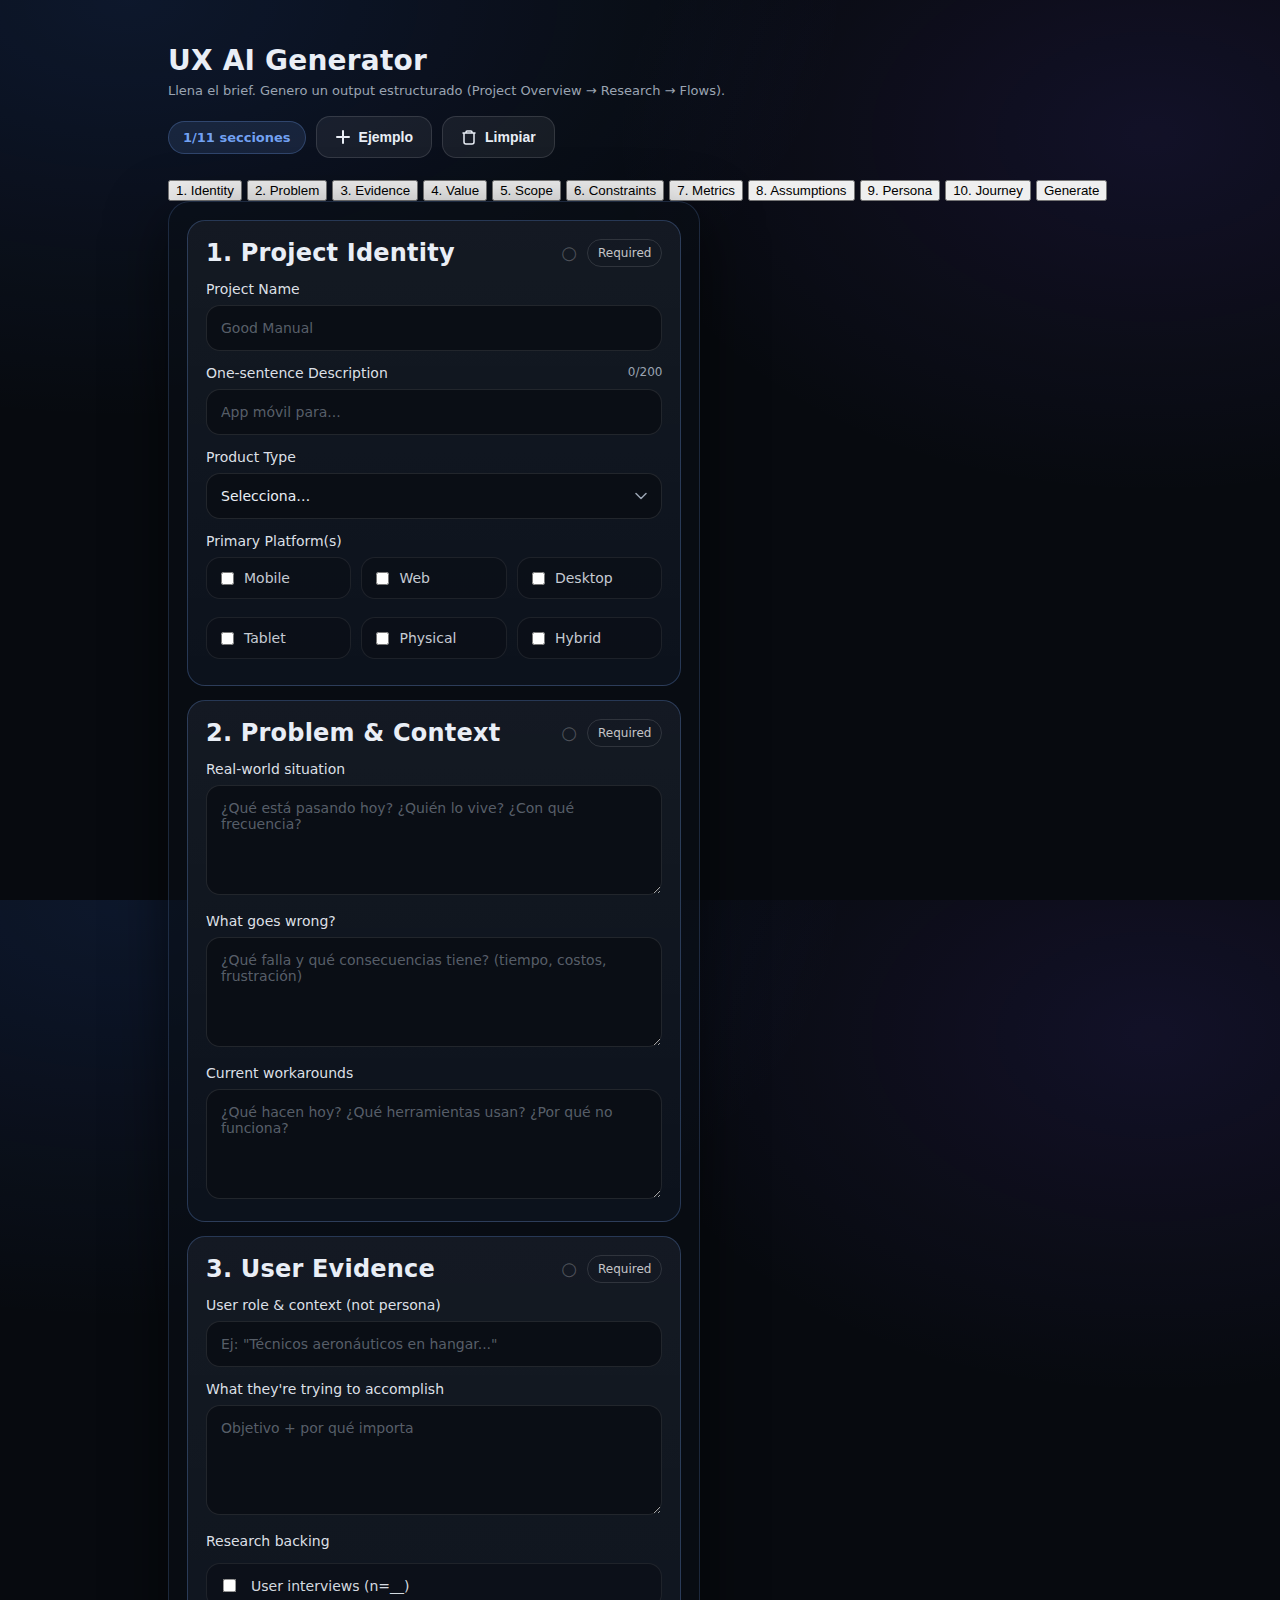
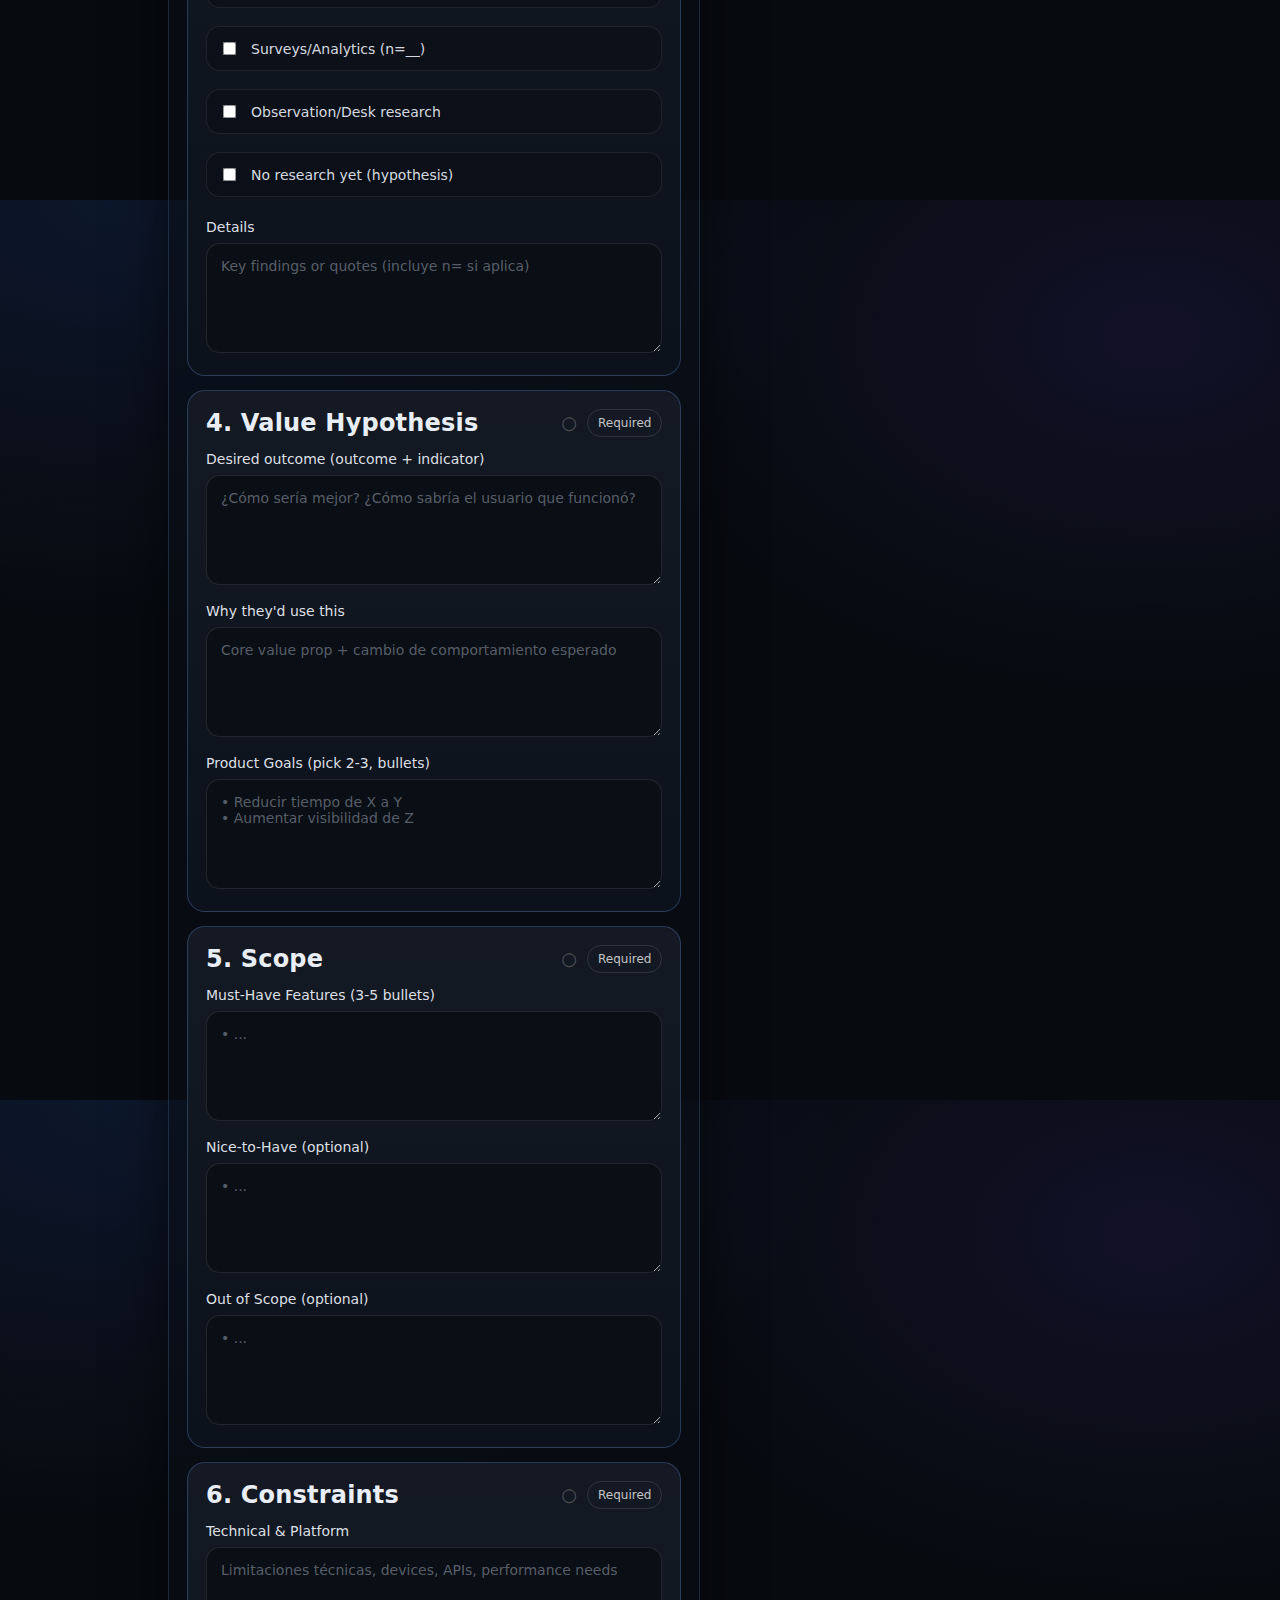
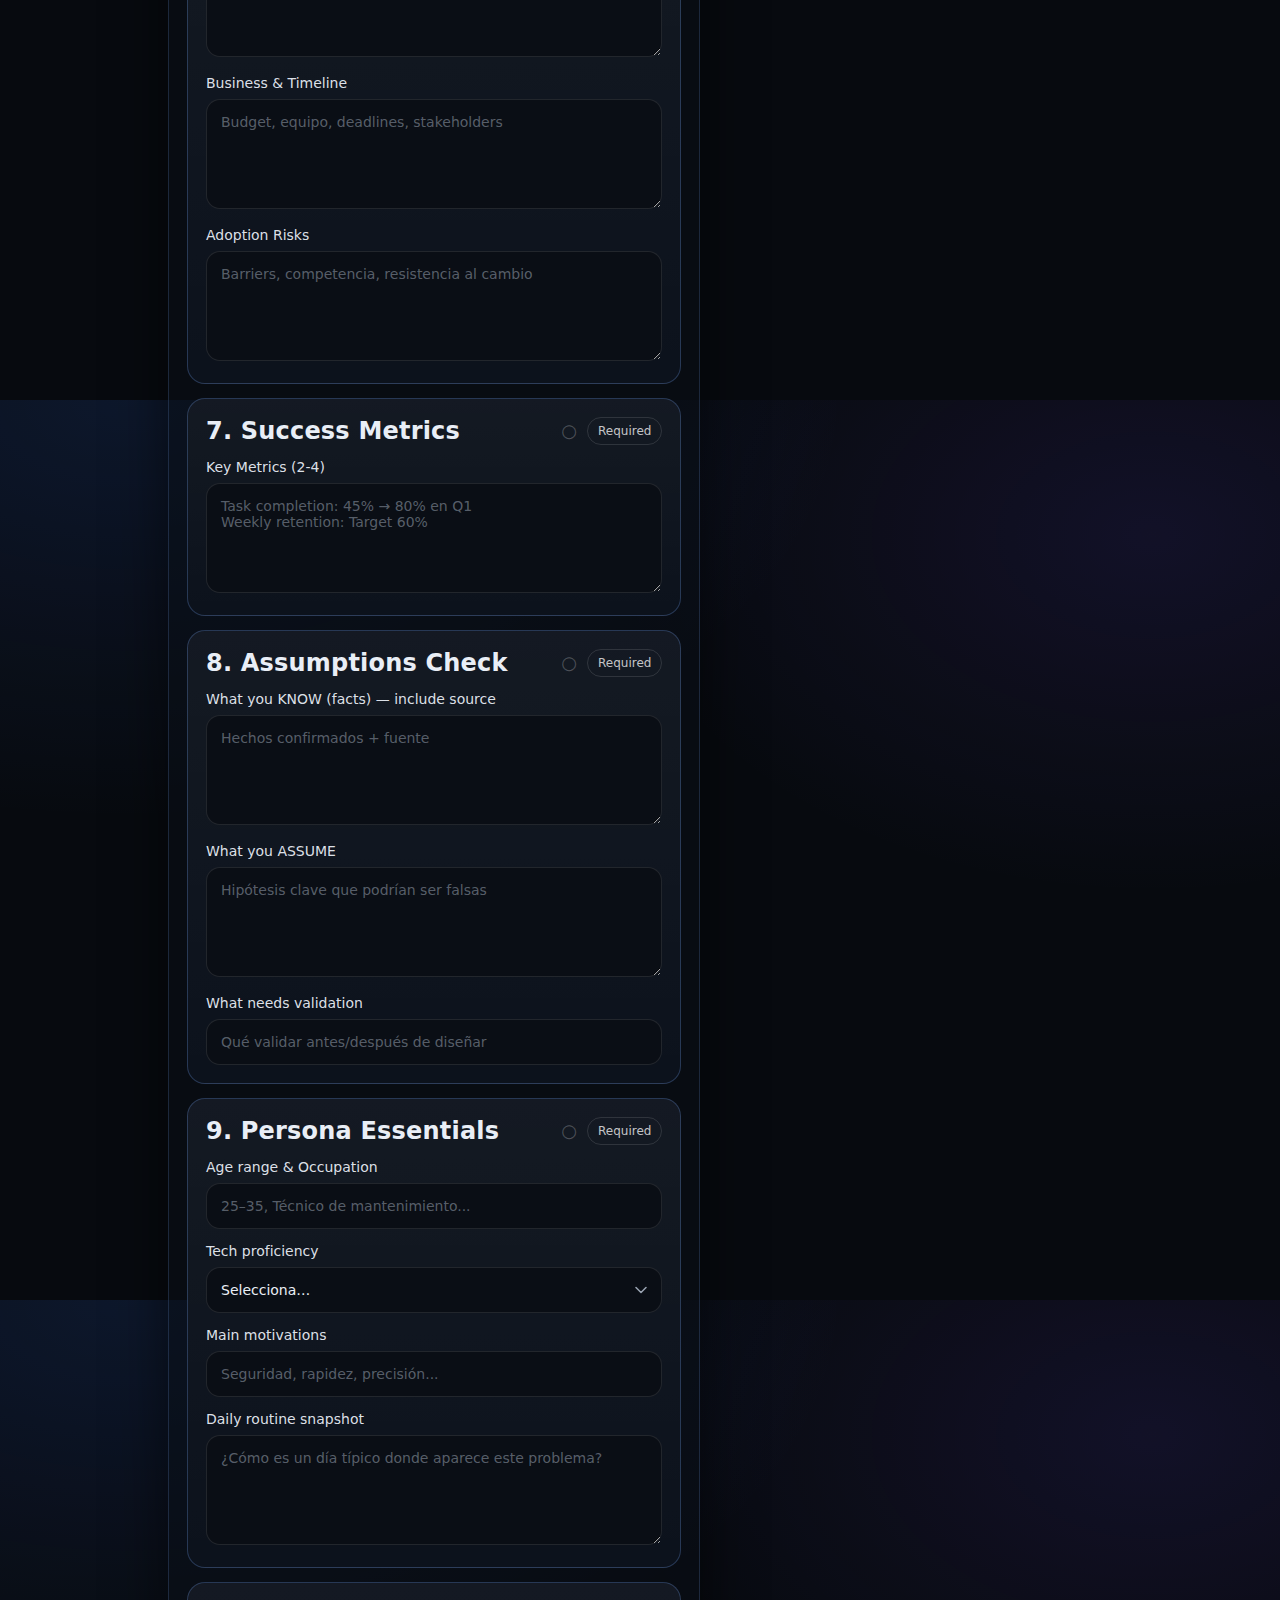
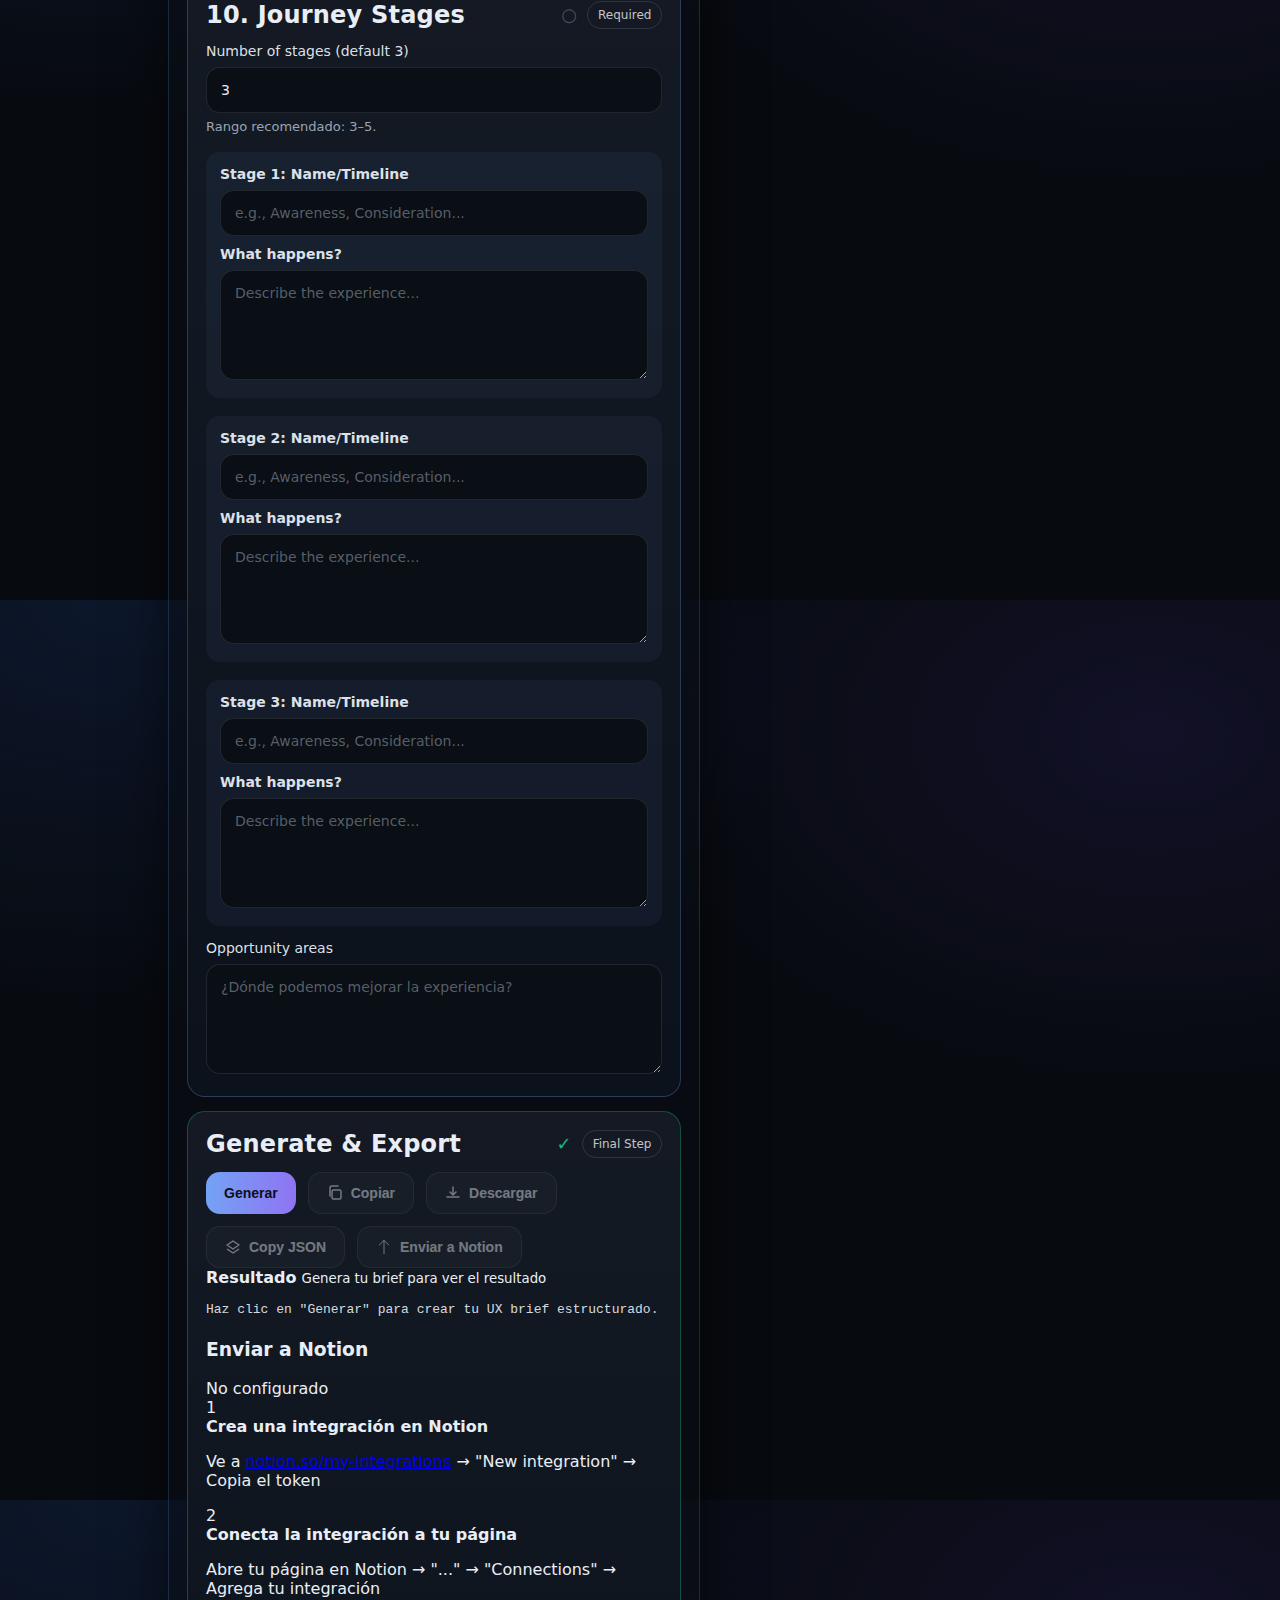
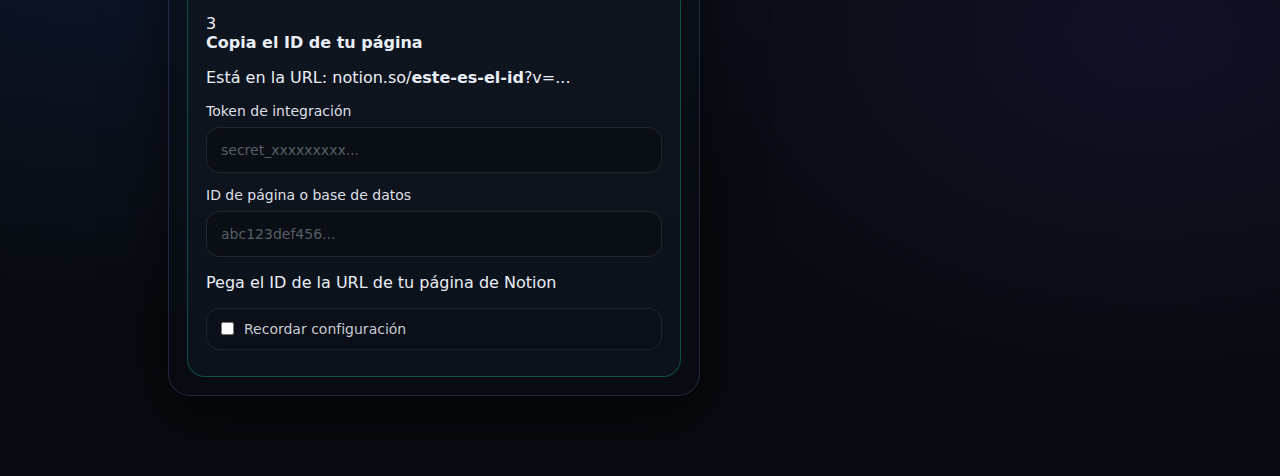
<file: index.html>
<!DOCTYPE html>
<html lang="es">
<head>
  <meta charset="utf-8" />
  <meta name="viewport" content="width=device-width,initial-scale=1" />
  <title>UX Output Form</title>
  <link rel="stylesheet" href="./styles.css" />
</head>
<body>
  <div class="container">
    <div class="header">
      <div>
        <h1>UX AI Generator</h1>
        <p class="sub">Llena el brief. Genero un output estructurado (Project Overview → Research → Flows).</p>
      </div>
      <div class="header-actions">
        <div class="progress-badge" id="progressBadge">
          <span class="progress-text">0/10 secciones</span>
        </div>
        <button type="button" class="btn secondary" id="loadExampleBtn" title="Cargar ejemplo">
          <svg width="16" height="16" viewBox="0 0 16 16" fill="none">
            <path d="M8 2v12M2 8h12" stroke="currentColor" stroke-width="2" stroke-linecap="round"/>
          </svg>
          Ejemplo
        </button>
        <button type="button" class="btn secondary" id="clearDraftBtn" title="Limpiar borrador guardado">
          <svg width="16" height="16" viewBox="0 0 16 16" fill="none">
            <path d="M2 4h12M5 4V3a1 1 0 0 1 1-1h4a1 1 0 0 1 1 1v1m2 0v9a2 2 0 0 1-2 2H5a2 2 0 0 1-2-2V4h10z" stroke="currentColor" stroke-width="1.5" stroke-linecap="round"/>
          </svg>
          Limpiar
        </button>
      </div>
    </div>

    <!-- TABS NAVIGATION -->
    <nav class="tabs-nav" id="tabsNav">
      <button type="button" class="tab active" data-section="1">1. Identity</button>
      <button type="button" class="tab" data-section="2">2. Problem</button>
      <button type="button" class="tab" data-section="3">3. Evidence</button>
      <button type="button" class="tab" data-section="4">4. Value</button>
      <button type="button" class="tab" data-section="5">5. Scope</button>
      <button type="button" class="tab" data-section="6">6. Constraints</button>
      <button type="button" class="tab" data-section="7">7. Metrics</button>
      <button type="button" class="tab" data-section="8">8. Assumptions</button>
      <button type="button" class="tab" data-section="9">9. Persona</button>
      <button type="button" class="tab" data-section="10">10. Journey</button>
      <button type="button" class="tab" data-section="11">Generate</button>
    </nav>


    <div class="shell">
      <!-- LEFT: FORM -->
      <section class="panel">
        <div class="panel-inner">
          <form id="uxForm" novalidate>

  <!-- 1. PROJECT IDENTITY -->
  <div class="card" data-section="1">
    <div class="card-title">
      <h2>1. Project Identity</h2>
      <div class="card-meta">
        <span class="section-status" data-status="incomplete">○</span>
        <span class="req">Required</span>
      </div>
    </div>

    <div class="field">
      <label for="projectName">Project Name</label>
      <input class="input" id="projectName" name="projectName" required placeholder="Good Manual" />
    </div>

    <div class="field">
      <label for="oneSentence">One-sentence Description <span class="char-counter" data-max="200">0/200</span></label>
      <input class="input" id="oneSentence" name="oneSentence" maxlength="200" required placeholder="App móvil para..." />
    </div>

    <div class="field">
      <label for="productType">Product Type</label>
      <select id="productType" name="productType" required>
        <option value="" selected disabled>Selecciona…</option>
        <option value="App">App</option>
        <option value="Platform">Platform</option>
        <option value="Service">Service</option>
        <option value="Tool">Tool</option>
        <option value="Hardware">Hardware</option>
        <option value="Hybrid">Hybrid</option>
      </select>
    </div>

    <div class="field">
      <label>Primary Platform(s)</label>
      <div class="checkbox-grid" id="primaryPlatformsContainer">
        <label class="checkbox-item">
          <input type="checkbox" name="primaryPlatforms" value="Mobile" />
          <span>Mobile</span>
        </label>
        <label class="checkbox-item">
          <input type="checkbox" name="primaryPlatforms" value="Web" />
          <span>Web</span>
        </label>
        <label class="checkbox-item">
          <input type="checkbox" name="primaryPlatforms" value="Desktop" />
          <span>Desktop</span>
        </label>
        <label class="checkbox-item">
          <input type="checkbox" name="primaryPlatforms" value="Tablet" />
          <span>Tablet</span>
        </label>
        <label class="checkbox-item">
          <input type="checkbox" name="primaryPlatforms" value="Physical" />
          <span>Physical</span>
        </label>
        <label class="checkbox-item">
          <input type="checkbox" name="primaryPlatforms" value="Hybrid" />
          <span>Hybrid</span>
        </label>
      </div>
    </div>

    <input type="hidden" name="status" value="Draft" />
  </div>

  <!-- 2. PROBLEM & CONTEXT -->
  <div class="card" data-section="2">
    <div class="card-title">
      <h2>2. Problem & Context</h2>
      <div class="card-meta">
        <span class="section-status" data-status="incomplete">○</span>
        <span class="req">Required</span>
      </div>
    </div>

    <div class="field">
      <label for="realWorldSituation">Real-world situation</label>
      <textarea id="realWorldSituation" name="realWorldSituation" required placeholder="¿Qué está pasando hoy? ¿Quién lo vive? ¿Con qué frecuencia?"></textarea>
    </div>

    <div class="field">
      <label for="whatGoesWrong">What goes wrong?</label>
      <textarea id="whatGoesWrong" name="whatGoesWrong" required placeholder="¿Qué falla y qué consecuencias tiene? (tiempo, costos, frustración)"></textarea>
    </div>

    <div class="field">
      <label for="currentWorkarounds">Current workarounds</label>
      <textarea id="currentWorkarounds" name="currentWorkarounds" required placeholder="¿Qué hacen hoy? ¿Qué herramientas usan? ¿Por qué no funciona?"></textarea>
    </div>
  </div>

  <!-- 3. USER EVIDENCE -->
  <div class="card" data-section="3">
    <div class="card-title">
      <h2>3. User Evidence</h2>
      <div class="card-meta">
        <span class="section-status" data-status="incomplete">○</span>
        <span class="req">Required</span>
      </div>
    </div>

    <div class="field">
      <label for="userRoleContext">User role & context (not persona)</label>
      <input class="input" id="userRoleContext" name="userRoleContext" required placeholder='Ej: "Técnicos aeronáuticos en hangar..."' />
    </div>

    <div class="field">
      <label for="tryingToAccomplish">What they're trying to accomplish</label>
      <textarea id="tryingToAccomplish" name="tryingToAccomplish" required placeholder="Objetivo + por qué importa"></textarea>
    </div>

    <div class="field">
      <label>Research backing</label>
      <div class="radio-list">
        <label class="radio">
          <input type="checkbox" name="researchBacking" value="User interviews" />
          <span>User interviews (n=__)</span>
        </label>
        <label class="radio">
          <input type="checkbox" name="researchBacking" value="Surveys/Analytics" />
          <span>Surveys/Analytics (n=__)</span>
        </label>
        <label class="radio">
          <input type="checkbox" name="researchBacking" value="Observation/Desk research" />
          <span>Observation/Desk research</span>
        </label>
        <label class="radio">
          <input type="checkbox" name="researchBacking" value="No research yet (hypothesis)" />
          <span>No research yet (hypothesis)</span>
        </label>
      </div>

      <label for="researchBackingDetails" style="margin-top: 14px; display: block;">Details</label>
      <textarea id="researchBackingDetails" name="researchBackingDetails" required placeholder="Key findings or quotes (incluye n= si aplica)"></textarea>
    </div>
  </div>

  <!-- 4. VALUE HYPOTHESIS -->
  <div class="card" data-section="4">
    <div class="card-title">
      <h2>4. Value Hypothesis</h2>
      <div class="card-meta">
        <span class="section-status" data-status="incomplete">○</span>
        <span class="req">Required</span>
      </div>
    </div>

    <div class="field">
      <label for="desiredOutcome">Desired outcome (outcome + indicator)</label>
      <textarea id="desiredOutcome" name="desiredOutcome" required placeholder="¿Cómo sería mejor? ¿Cómo sabría el usuario que funcionó?"></textarea>
    </div>

    <div class="field">
      <label for="whyUseThis">Why they'd use this</label>
      <textarea id="whyUseThis" name="whyUseThis" required placeholder="Core value prop + cambio de comportamiento esperado"></textarea>
    </div>

    <div class="field">
      <label for="productGoals">Product Goals (pick 2-3, bullets)</label>
      <textarea id="productGoals" name="productGoals" required placeholder="• Reducir tiempo de X a Y&#10;• Aumentar visibilidad de Z"></textarea>
    </div>
  </div>

  <!-- 5. SCOPE -->
  <div class="card" data-section="5">
    <div class="card-title">
      <h2>5. Scope</h2>
      <div class="card-meta">
        <span class="section-status" data-status="incomplete">○</span>
        <span class="req">Required</span>
      </div>
    </div>

    <div class="field">
      <label for="mustHaveFeatures">Must-Have Features (3-5 bullets)</label>
      <textarea id="mustHaveFeatures" name="mustHaveFeatures" required placeholder="• ..."></textarea>
    </div>

    <div class="field">
      <label for="niceToHave">Nice-to-Have (optional)</label>
      <textarea id="niceToHave" name="niceToHave" placeholder="• ..."></textarea>
    </div>

    <div class="field">
      <label for="outOfScope">Out of Scope (optional)</label>
      <textarea id="outOfScope" name="outOfScope" placeholder="• ..."></textarea>
    </div>
  </div>

  <!-- 6. CONSTRAINTS -->
  <div class="card" data-section="6">
    <div class="card-title">
      <h2>6. Constraints</h2>
      <div class="card-meta">
        <span class="section-status" data-status="incomplete">○</span>
        <span class="req">Required</span>
      </div>
    </div>

    <div class="field">
      <label for="technicalPlatformConstraints">Technical & Platform</label>
      <textarea id="technicalPlatformConstraints" name="technicalPlatformConstraints" required placeholder="Limitaciones técnicas, devices, APIs, performance needs"></textarea>
    </div>

    <div class="field">
      <label for="businessTimelineConstraints">Business & Timeline</label>
      <textarea id="businessTimelineConstraints" name="businessTimelineConstraints" required placeholder="Budget, equipo, deadlines, stakeholders"></textarea>
    </div>

    <div class="field">
      <label for="adoptionRisks">Adoption Risks</label>
      <textarea id="adoptionRisks" name="adoptionRisks" required placeholder="Barriers, competencia, resistencia al cambio"></textarea>
    </div>
  </div>

  <!-- 7. SUCCESS METRICS -->
  <div class="card" data-section="7">
    <div class="card-title">
      <h2>7. Success Metrics</h2>
      <div class="card-meta">
        <span class="section-status" data-status="incomplete">○</span>
        <span class="req">Required</span>
      </div>
    </div>

    <div class="field">
      <label for="keyMetrics">Key Metrics (2-4)</label>
      <textarea id="keyMetrics" name="keyMetrics" required placeholder="Task completion: 45% → 80% en Q1&#10;Weekly retention: Target 60%"></textarea>
    </div>
  </div>

  <!-- 8. ASSUMPTIONS CHECK -->
  <div class="card" data-section="8">
    <div class="card-title">
      <h2>8. Assumptions Check</h2>
      <div class="card-meta">
        <span class="section-status" data-status="incomplete">○</span>
        <span class="req">Required</span>
      </div>
    </div>

    <div class="field">
      <label for="facts">What you KNOW (facts) — include source</label>
      <textarea id="facts" name="facts" required placeholder="Hechos confirmados + fuente"></textarea>
    </div>

    <div class="field">
      <label for="assumptions">What you ASSUME</label>
      <textarea id="assumptions" name="assumptions" required placeholder="Hipótesis clave que podrían ser falsas"></textarea>
    </div>

    <div class="field">
      <label for="needsValidation">What needs validation</label>
      <input class="input" id="needsValidation" name="needsValidation" required placeholder="Qué validar antes/después de diseñar" />
    </div>
  </div>

  <!-- 9. PERSONA ESSENTIALS -->
  <div class="card" data-section="9">
    <div class="card-title">
      <h2>9. Persona Essentials</h2>
      <div class="card-meta">
        <span class="section-status" data-status="incomplete">○</span>
        <span class="req">Required</span>
      </div>
    </div>

    <div class="field">
      <label for="ageOccupation">Age range & Occupation</label>
      <input class="input" id="ageOccupation" name="ageOccupation" required placeholder="25–35, Técnico de mantenimiento..." />
    </div>

    <div class="field">
      <label for="techProficiency">Tech proficiency</label>
      <select id="techProficiency" name="techProficiency" required>
        <option value="" selected disabled>Selecciona…</option>
        <option value="Savvy">Savvy</option>
        <option value="Comfortable">Comfortable</option>
        <option value="Basic">Basic</option>
      </select>
    </div>

    <div class="field">
      <label for="mainMotivations">Main motivations</label>
      <input class="input" id="mainMotivations" name="mainMotivations" required placeholder="Seguridad, rapidez, precisión..." />
    </div>

    <div class="field">
      <label for="dailyRoutineSnapshot">Daily routine snapshot</label>
      <textarea id="dailyRoutineSnapshot" name="dailyRoutineSnapshot" required placeholder="¿Cómo es un día típico donde aparece este problema?"></textarea>
    </div>
  </div>

  <!-- 10. JOURNEY STAGES -->
  <div class="card" data-section="10">
    <div class="card-title">
      <h2>10. Journey Stages</h2>
      <div class="card-meta">
        <span class="section-status" data-status="incomplete">○</span>
        <span class="req">Required</span>
      </div>
    </div>

    <div class="field">
      <label for="numStages">Number of stages (default 3)</label>
      <input class="input" type="number" id="numStages" name="numStages" min="3" max="5" value="3" required />
      <p class="sub">Rango recomendado: 3–5.</p>
    </div>

    <div id="stagesContainer"></div>

    <div class="field">
      <label for="opportunityAreas">Opportunity areas</label>
      <textarea id="opportunityAreas" name="opportunityAreas" required placeholder="¿Dónde podemos mejorar la experiencia?"></textarea>
    </div>
  </div>

  <!-- 11. GENERATE & EXPORT -->
  <div class="card" data-section="11">
    <div class="card-title">
      <h2>Generate & Export</h2>
      <div class="card-meta">
        <span class="section-status" data-status="incomplete">○</span>
        <span class="req">Final Step</span>
      </div>
    </div>


    <div class="actions">
      
  <button class="btn" type="submit" id="submitBtn" aria-label="Generar output UX">
    <span class="btn-content">Generar</span>
  </button>
  <button class="btn secondary" id="copyBtn" type="button" disabled aria-label="Copiar resultado">
    <svg width="16" height="16" viewBox="0 0 16 16" fill="none">
      <rect x="5" y="5" width="9" height="9" rx="1.5" stroke="currentColor" stroke-width="1.5"/>
      <path d="M3 11V3a2 2 0 0 1 2-2h6" stroke="currentColor" stroke-width="1.5" stroke-linecap="round"/>
    </svg>
    <span class="btn-content">Copiar</span>
  </button>
  <button class="btn secondary" id="downloadBtn" type="button" disabled aria-label="Descargar resultado">
    <svg width="16" height="16" viewBox="0 0 16 16" fill="none">
      <path d="M8 2v8m0 0l3-3m-3 3L5 7m9 5H2" stroke="currentColor" stroke-width="1.5" stroke-linecap="round" stroke-linejoin="round"/>
    </svg>
    <span class="btn-content">Descargar</span>
  </button>
  <!-- ✅ NUEVO BOTÓN -->
  <button class="btn secondary" id="copyJsonBtn" type="button" disabled aria-label="Copiar JSON para Figma">
    <svg width="16" height="16" viewBox="0 0 16 16" fill="none">
      <path d="M8 2L2 6l6 4 6-4-6-4z" stroke="currentColor" stroke-width="1.5" stroke-linejoin="round"/>
      <path d="M2 10l6 4 6-4" stroke="currentColor" stroke-width="1.5" stroke-linejoin="round"/>
    </svg>
    <span class="btn-content">Copy JSON</span>
  </button>
  <button class="btn secondary" id="sendNotionBtn" type="button" disabled aria-label="Enviar a Notion">
    <svg width="16" height="16" viewBox="0 0 24 24" fill="none">
      <path d="M12 2v20" stroke="currentColor" stroke-width="1.5" stroke-linecap="round"/>
      <path d="M5 9l7-7 7 7" stroke="currentColor" stroke-width="1.5" stroke-linecap="round" stroke-linejoin="round"/>
    </svg>
    <span class="btn-content">Enviar a Notion</span>
  </button>

  </div>

  <!-- OUTPUT RESULT -->
  <div class="output-section" id="outputSection">
    <div class="output-header">
      <strong>Resultado</strong>
      <small id="meta">Genera tu brief para ver el resultado</small>
    </div>
    <div class="output-content">
      <pre id="output" class="output">Haz clic en "Generar" para crear tu UX brief estructurado.</pre>
    </div>
  </div>


    <div class="notion-config" id="notionConfig">
      <div class="notion-header">
        <h3>Enviar a Notion</h3>
        <span class="notion-status" id="notionStatus">No configurado</span>
      </div>
      
      <div class="notion-steps">
        <div class="notion-step">
          <span class="step-num">1</span>
          <div class="step-content">
            <strong>Crea una integración en Notion</strong>
            <p>Ve a <a href="https://www.notion.so/my-integrations" target="_blank">notion.so/my-integrations</a> → "New integration" → Copia el token</p>
          </div>
        </div>
        
        <div class="notion-step">
          <span class="step-num">2</span>
          <div class="step-content">
            <strong>Conecta la integración a tu página</strong>
            <p>Abre tu página en Notion → "..." → "Connections" → Agrega tu integración</p>
          </div>
        </div>
        
        <div class="notion-step">
          <span class="step-num">3</span>
          <div class="step-content">
            <strong>Copia el ID de tu página</strong>
            <p>Está en la URL: notion.so/<strong>este-es-el-id</strong>?v=...</p>
          </div>
        </div>
      </div>

      <div class="notion-fields">
        <div class="field">
          <label for="notionToken">Token de integración</label>
          <input class="input" id="notionToken" name="notionToken" type="password" placeholder="secret_xxxxxxxxx..." />
        </div>

        <div class="field">
          <label for="notionPageId">ID de página o base de datos</label>
          <input class="input" id="notionPageId" name="notionPageId" placeholder="abc123def456..." />
          <p class="hint">Pega el ID de la URL de tu página de Notion</p>
        </div>
        
        <input type="hidden" id="notionDatabaseId" name="notionDatabaseId" value="" />

        <div class="field">
          <label class="checkbox-item">
            <input type="checkbox" id="saveNotionCreds" />
            <span>Recordar configuración</span>
          </label>
        </div>
      </div>
    </div>

  </div>

</form>

        </div>
      </section>

  </div>

  <!-- Keyboard shortcuts help tooltip -->
  <div class="shortcuts-hint" id="shortcutsHint">
    <strong>Shortcuts:</strong> Cmd/Ctrl+Enter = Generar · Cmd/Ctrl+K = Copiar
  </div>

  <script src="./app.js"></script>
</body>
</html>
</file>
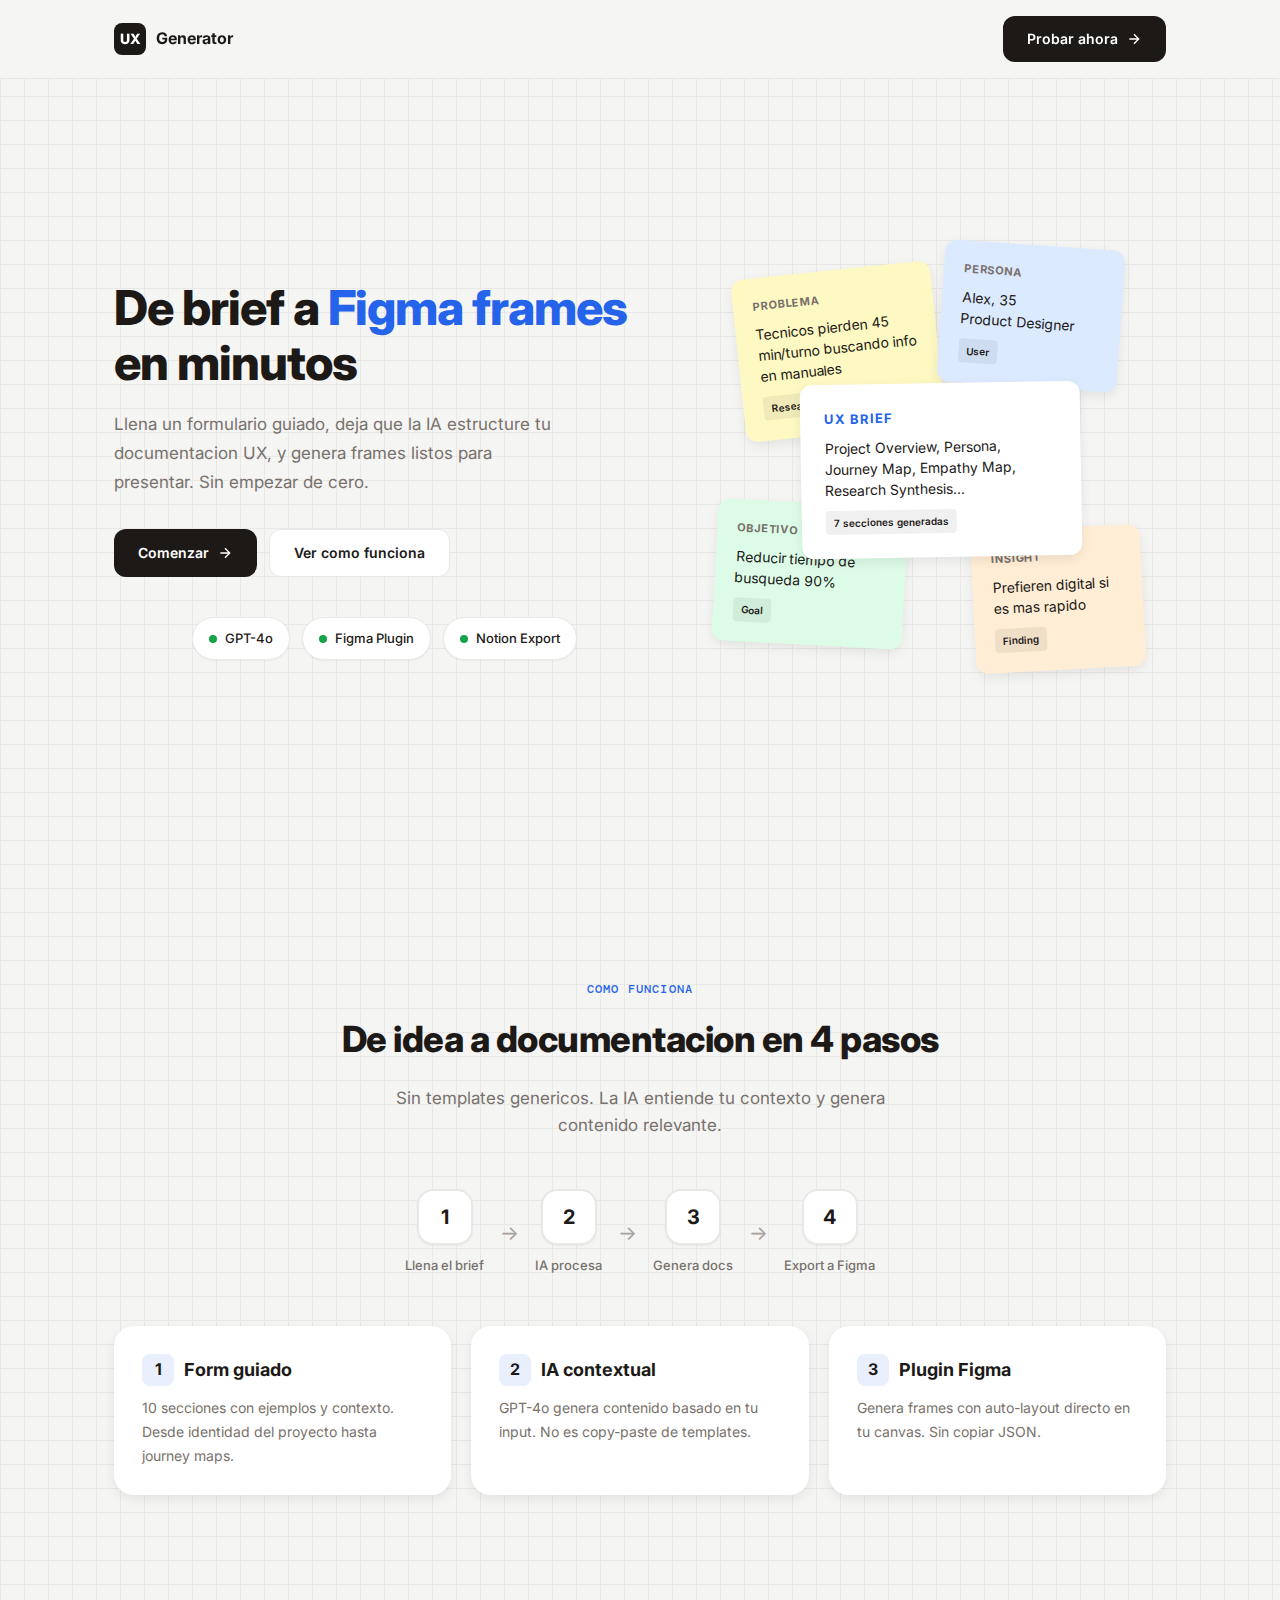
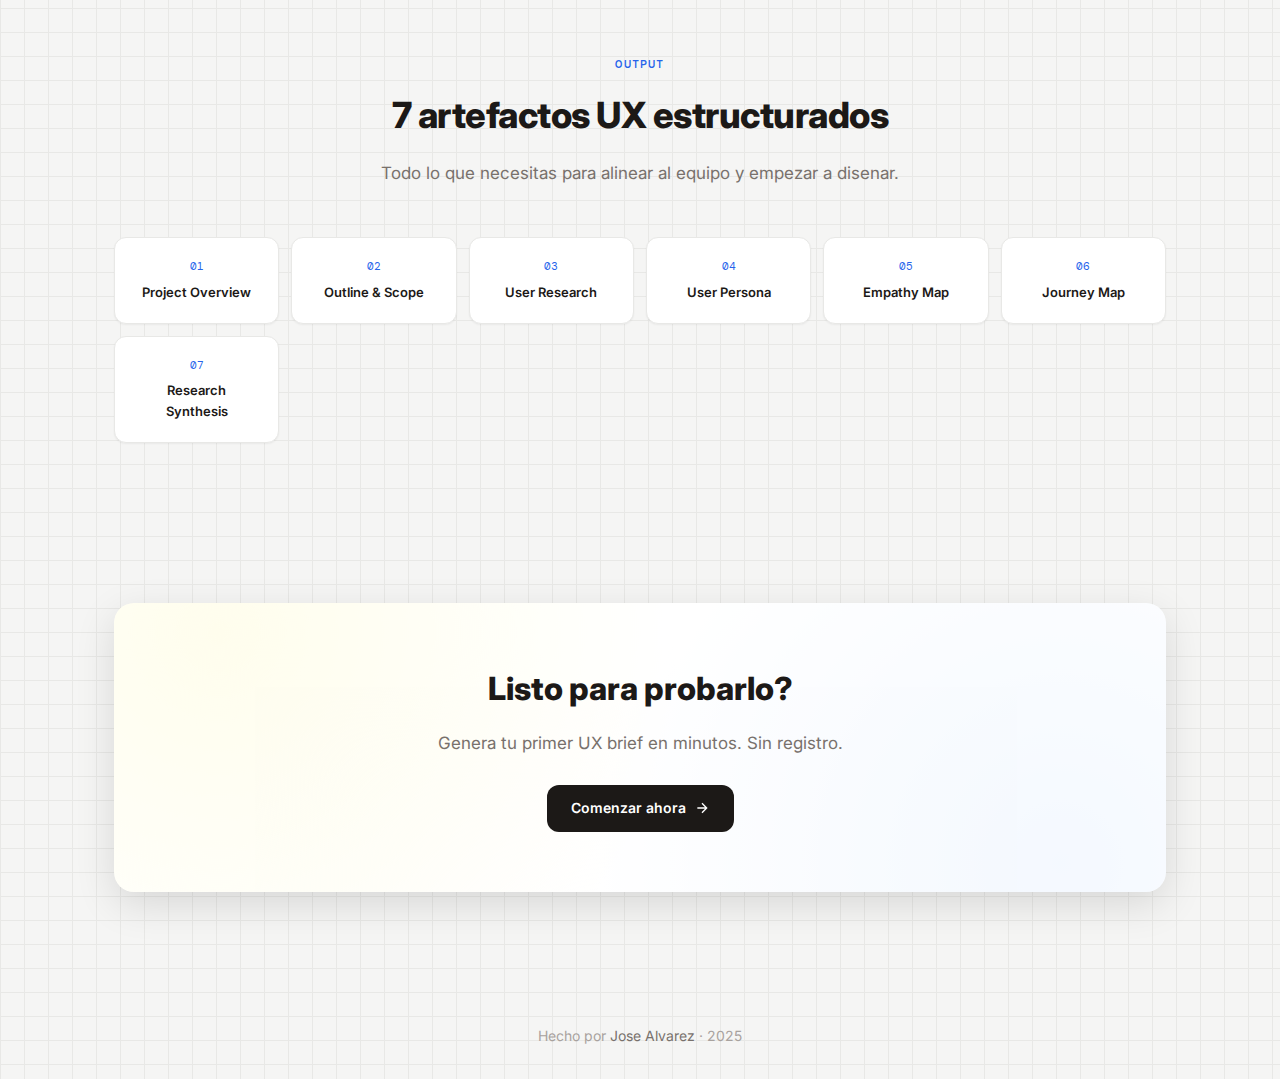
<file: webapp/index.html>
<!DOCTYPE html>
<html lang="es">
<head>
  <meta charset="utf-8" />
  <meta name="viewport" content="width=device-width, initial-scale=1" />
  <title>UX Strategy Generator - AI-Powered UX Documentation</title>
  <meta name="description" content="Genera documentacion UX estructurada con IA. De brief a Figma frames en minutos." />
  <link rel="preconnect" href="https://fonts.googleapis.com" />
  <link rel="preconnect" href="https://fonts.gstatic.com" crossorigin />
  <link href="https://fonts.googleapis.com/css2?family=DM+Mono:wght@400;500&family=Inter:wght@400;500;600;700;800&display=swap" rel="stylesheet" />
  <style>
    :root {
      --bg: #f5f5f4;
      --bg-grid: #e8e8e6;
      --card: #ffffff;
      --card-yellow: #fef9c3;
      --card-blue: #dbeafe;
      --card-green: #dcfce7;
      --card-pink: #fce7f3;
      --card-orange: #ffedd5;
      --text: #1c1917;
      --text-muted: #78716c;
      --text-faint: #a8a29e;
      --accent: #2563eb;
      --accent-soft: rgba(37,99,235,.1);
      --success: #16a34a;
      --shadow-sm: 0 1px 2px rgba(0,0,0,.05);
      --shadow: 0 4px 12px rgba(0,0,0,.08);
      --shadow-lg: 0 12px 40px rgba(0,0,0,.12);
      --radius: 12px;
      --radius-lg: 20px;
      --font-ui: 'Inter', system-ui, sans-serif;
      --font-mono: 'DM Mono', monospace;
    }

    *, *::before, *::after { box-sizing: border-box; margin: 0; padding: 0; }

    html { scroll-behavior: smooth; }

    body {
      background: var(--bg);
      background-image:
        linear-gradient(var(--bg-grid) 1px, transparent 1px),
        linear-gradient(90deg, var(--bg-grid) 1px, transparent 1px);
      background-size: 24px 24px;
      color: var(--text);
      font-family: var(--font-ui);
      font-size: 16px;
      line-height: 1.6;
      min-height: 100vh;
    }

    /* Container */
    .container {
      max-width: 1100px;
      margin: 0 auto;
      padding: 0 24px;
    }

    /* Nav */
    nav {
      position: fixed;
      top: 0;
      left: 0;
      right: 0;
      z-index: 100;
      padding: 16px 0;
      background: rgba(245,245,244,.85);
      backdrop-filter: blur(12px);
      border-bottom: 1px solid var(--bg-grid);
    }

    nav .container {
      display: flex;
      align-items: center;
      justify-content: space-between;
    }

    .logo {
      font-size: 16px;
      font-weight: 700;
      color: var(--text);
      text-decoration: none;
      display: flex;
      align-items: center;
      gap: 10px;
    }

    .logo-icon {
      width: 32px;
      height: 32px;
      background: var(--text);
      border-radius: 8px;
      display: flex;
      align-items: center;
      justify-content: center;
      font-size: 14px;
      color: white;
      font-weight: 800;
    }

    /* Buttons */
    .btn {
      display: inline-flex;
      align-items: center;
      gap: 8px;
      padding: 12px 24px;
      border-radius: var(--radius);
      font-family: var(--font-ui);
      font-size: 14px;
      font-weight: 600;
      text-decoration: none;
      cursor: pointer;
      border: none;
      transition: all .2s;
    }

    .btn-primary {
      background: var(--text);
      color: white;
    }

    .btn-primary:hover {
      transform: translateY(-2px);
      box-shadow: var(--shadow-lg);
    }

    .btn-secondary {
      background: var(--card);
      color: var(--text);
      border: 1px solid var(--bg-grid);
    }

    .btn-secondary:hover {
      border-color: var(--text-faint);
    }

    .btn svg {
      width: 16px;
      height: 16px;
    }

    /* Hero */
    .hero {
      min-height: 100vh;
      display: flex;
      align-items: center;
      padding: 120px 0 80px;
      position: relative;
    }

    .hero-content {
      display: grid;
      grid-template-columns: 1.2fr 1fr;
      gap: 60px;
      align-items: center;
    }

    .hero-text h1 {
      font-size: clamp(32px, 4.5vw, 48px);
      font-weight: 800;
      line-height: 1.15;
      letter-spacing: -1px;
      margin-bottom: 20px;
      color: var(--text);
    }

    .hero-text h1 span {
      color: var(--accent);
    }

    .hero-text p {
      font-size: 17px;
      color: var(--text-muted);
      margin-bottom: 32px;
      max-width: 460px;
      line-height: 1.7;
    }

    .hero-cta {
      display: flex;
      gap: 12px;
      flex-wrap: wrap;
    }

    /* Floating Cards (Hero Visual) */
    .hero-visual {
      position: relative;
      height: 500px;
    }

    .float-card {
      position: absolute;
      background: var(--card);
      border-radius: var(--radius);
      padding: 20px;
      box-shadow: var(--shadow);
      transition: transform .3s, box-shadow .3s;
    }

    .float-card:hover {
      box-shadow: var(--shadow-lg);
    }

    .float-card.c1:hover { transform: translateY(-4px) rotate(-6deg); }
    .float-card.c2:hover { transform: translateY(-4px) rotate(4deg); }
    .float-card.c3:hover { transform: translateY(-4px) rotate(3deg); }
    .float-card.c4:hover { transform: translateY(-4px) rotate(-3deg); }
    .float-card.main:hover { transform: translate(-50%, -50%) translateY(-4px) rotate(-1deg); }

    .float-card.yellow { background: var(--card-yellow); }
    .float-card.blue { background: var(--card-blue); }
    .float-card.green { background: var(--card-green); }
    .float-card.pink { background: var(--card-pink); }
    .float-card.orange { background: var(--card-orange); }

    .float-card h3 {
      font-size: 11px;
      font-weight: 700;
      text-transform: uppercase;
      letter-spacing: .08em;
      color: var(--text-muted);
      margin-bottom: 8px;
    }

    .float-card p {
      font-size: 14px;
      color: var(--text);
      line-height: 1.5;
    }

    .float-card.main {
      width: 280px;
      top: 50%;
      left: 50%;
      transform: translate(-50%, -50%) rotate(-1deg);
      z-index: 3;
      padding: 24px;
    }

    .float-card.main h3 {
      font-size: 13px;
      color: var(--accent);
    }

    .float-card.c1 {
      width: 200px;
      top: 10%;
      left: 5%;
      transform: rotate(-6deg);
      z-index: 1;
    }

    .float-card.c2 {
      width: 180px;
      top: 5%;
      right: 10%;
      transform: rotate(4deg);
      z-index: 2;
    }

    .float-card.c3 {
      width: 190px;
      bottom: 15%;
      left: 0;
      transform: rotate(3deg);
      z-index: 1;
    }

    .float-card.c4 {
      width: 170px;
      bottom: 10%;
      right: 5%;
      transform: rotate(-3deg);
      z-index: 2;
    }

    .card-tag {
      display: inline-block;
      padding: 4px 8px;
      background: rgba(0,0,0,.06);
      border-radius: 4px;
      font-size: 10px;
      font-weight: 600;
      margin-top: 10px;
    }

    /* Sections */
    .section {
      padding: 80px 0;
    }

    .section-header {
      text-align: center;
      margin-bottom: 50px;
    }

    .section-label {
      font-family: var(--font-mono);
      font-size: 12px;
      font-weight: 500;
      color: var(--accent);
      letter-spacing: .1em;
      text-transform: uppercase;
      margin-bottom: 12px;
    }

    .section-title {
      font-size: clamp(26px, 3.5vw, 36px);
      font-weight: 800;
      letter-spacing: -.5px;
      margin-bottom: 16px;
    }

    .section-subtitle {
      font-size: 17px;
      color: var(--text-muted);
      max-width: 550px;
      margin: 0 auto;
    }

    /* Board Layout */
    .board {
      display: grid;
      grid-template-columns: repeat(3, 1fr);
      gap: 20px;
    }

    .board-card {
      background: var(--card);
      border-radius: var(--radius-lg);
      padding: 28px;
      box-shadow: var(--shadow);
      transition: transform .2s, box-shadow .2s;
    }

    .board-card:hover {
      transform: translateY(-4px);
      box-shadow: var(--shadow-lg);
    }

    .board-card.span-2 {
      grid-column: span 2;
    }

    .board-card h3 {
      font-size: 18px;
      font-weight: 700;
      margin-bottom: 10px;
      display: flex;
      align-items: center;
      gap: 10px;
    }

    .board-card h3 .icon {
      width: 32px;
      height: 32px;
      background: var(--accent-soft);
      border-radius: 8px;
      display: flex;
      align-items: center;
      justify-content: center;
      font-size: 16px;
    }

    .board-card p {
      font-size: 14px;
      color: var(--text-muted);
      line-height: 1.7;
    }

    /* Flow */
    .flow {
      display: flex;
      justify-content: center;
      align-items: center;
      gap: 16px;
      flex-wrap: wrap;
      margin: 50px 0;
    }

    .flow-step {
      display: flex;
      flex-direction: column;
      align-items: center;
      gap: 10px;
    }

    .flow-num {
      width: 56px;
      height: 56px;
      background: var(--card);
      border: 2px solid var(--bg-grid);
      border-radius: 16px;
      display: flex;
      align-items: center;
      justify-content: center;
      font-size: 20px;
      font-weight: 700;
      box-shadow: var(--shadow-sm);
    }

    .flow-step span {
      font-size: 13px;
      font-weight: 500;
      color: var(--text-muted);
    }

    .flow-arrow {
      font-size: 20px;
      color: var(--text-faint);
    }

    /* Output Cards */
    .output-grid {
      display: grid;
      grid-template-columns: repeat(auto-fit, minmax(160px, 1fr));
      gap: 12px;
      margin-top: 40px;
    }

    .output-card {
      background: var(--card);
      border-radius: var(--radius);
      padding: 20px;
      text-align: center;
      box-shadow: var(--shadow-sm);
      border: 1px solid var(--bg-grid);
      transition: all .2s;
    }

    .output-card:hover {
      border-color: var(--accent);
      box-shadow: var(--shadow);
    }

    .output-card .num {
      font-family: var(--font-mono);
      font-size: 11px;
      color: var(--accent);
      margin-bottom: 6px;
    }

    .output-card h4 {
      font-size: 13px;
      font-weight: 600;
    }

    /* CTA Section */
    .cta-section {
      padding: 80px 0 100px;
    }

    .cta-card {
      background: var(--card);
      border-radius: var(--radius-lg);
      padding: 60px;
      text-align: center;
      box-shadow: var(--shadow-lg);
      position: relative;
      overflow: hidden;
    }

    .cta-card::before {
      content: '';
      position: absolute;
      top: -50%;
      left: -50%;
      width: 200%;
      height: 200%;
      background:
        radial-gradient(circle at 30% 30%, var(--card-yellow) 0%, transparent 30%),
        radial-gradient(circle at 70% 70%, var(--card-blue) 0%, transparent 30%);
      opacity: .3;
      pointer-events: none;
    }

    .cta-card h2 {
      font-size: 32px;
      font-weight: 800;
      margin-bottom: 16px;
      position: relative;
    }

    .cta-card p {
      font-size: 17px;
      color: var(--text-muted);
      margin-bottom: 28px;
      position: relative;
    }

    .cta-card .btn {
      position: relative;
    }

    /* Footer */
    footer {
      border-top: 1px solid var(--bg-grid);
      padding: 32px 0;
      text-align: center;
    }

    footer p {
      font-size: 14px;
      color: var(--text-faint);
    }

    footer a {
      color: var(--text-muted);
      text-decoration: none;
    }

    footer a:hover {
      color: var(--accent);
    }

    /* Stack badges */
    .stack {
      display: flex;
      justify-content: center;
      gap: 12px;
      margin-top: 40px;
      flex-wrap: wrap;
    }

    .stack-badge {
      display: flex;
      align-items: center;
      gap: 8px;
      padding: 10px 16px;
      background: var(--card);
      border: 1px solid var(--bg-grid);
      border-radius: 100px;
      font-size: 13px;
      font-weight: 500;
      box-shadow: var(--shadow-sm);
    }

    .stack-badge .dot {
      width: 8px;
      height: 8px;
      border-radius: 50%;
      background: var(--success);
    }

    /* Responsive */
    @media (max-width: 900px) {
      .hero-content {
        grid-template-columns: 1fr;
        text-align: center;
      }

      .hero-text p {
        margin-left: auto;
        margin-right: auto;
      }

      .hero-cta {
        justify-content: center;
      }

      .hero-visual {
        display: none;
      }

      .board {
        grid-template-columns: 1fr;
      }

      .board-card.span-2 {
        grid-column: span 1;
      }
    }

    @media (max-width: 600px) {
      .hero {
        padding: 100px 0 60px;
        min-height: auto;
      }

      .section {
        padding: 60px 0;
      }

      .flow {
        flex-direction: column;
      }

      .flow-arrow {
        transform: rotate(90deg);
      }

      .cta-card {
        padding: 40px 24px;
      }
    }
  </style>
</head>
<body>

  <!-- Nav -->
  <nav>
    <div class="container">
      <a href="#" class="logo">
        <div class="logo-icon">UX</div>
        Generator
      </a>
      <a href="app.html" class="btn btn-primary">
        Probar ahora
        <svg viewBox="0 0 24 24" fill="none" stroke="currentColor" stroke-width="2">
          <path d="M5 12h14M12 5l7 7-7 7"/>
        </svg>
      </a>
    </div>
  </nav>

  <!-- Hero -->
  <section class="hero">
    <div class="container">
      <div class="hero-content">
        <div class="hero-text">
          <h1>De brief a <span>Figma frames</span> en minutos</h1>
          <p>Llena un formulario guiado, deja que la IA estructure tu documentacion UX, y genera frames listos para presentar. Sin empezar de cero.</p>
          <div class="hero-cta">
            <a href="app.html" class="btn btn-primary">
              Comenzar
              <svg viewBox="0 0 24 24" fill="none" stroke="currentColor" stroke-width="2">
                <path d="M5 12h14M12 5l7 7-7 7"/>
              </svg>
            </a>
            <a href="#como-funciona" class="btn btn-secondary">
              Ver como funciona
            </a>
          </div>

          <div class="stack">
            <div class="stack-badge"><span class="dot"></span> GPT-4o</div>
            <div class="stack-badge"><span class="dot"></span> Figma Plugin</div>
            <div class="stack-badge"><span class="dot"></span> Notion Export</div>
          </div>
        </div>

        <div class="hero-visual">
          <!-- Floating cards like sticky notes -->
          <div class="float-card yellow c1">
            <h3>Problema</h3>
            <p>Tecnicos pierden 45 min/turno buscando info en manuales</p>
            <span class="card-tag">Research</span>
          </div>

          <div class="float-card blue c2">
            <h3>Persona</h3>
            <p>Alex, 35<br>Product Designer</p>
            <span class="card-tag">User</span>
          </div>

          <div class="float-card main">
            <h3>UX Brief</h3>
            <p>Project Overview, Persona, Journey Map, Empathy Map, Research Synthesis...</p>
            <span class="card-tag">7 secciones generadas</span>
          </div>

          <div class="float-card green c3">
            <h3>Objetivo</h3>
            <p>Reducir tiempo de busqueda 90%</p>
            <span class="card-tag">Goal</span>
          </div>

          <div class="float-card orange c4">
            <h3>Insight</h3>
            <p>Prefieren digital si es mas rapido</p>
            <span class="card-tag">Finding</span>
          </div>
        </div>
      </div>
    </div>
  </section>

  <!-- How it works -->
  <section class="section" id="como-funciona">
    <div class="container">
      <div class="section-header">
        <p class="section-label">Como funciona</p>
        <h2 class="section-title">De idea a documentacion en 4 pasos</h2>
        <p class="section-subtitle">Sin templates genericos. La IA entiende tu contexto y genera contenido relevante.</p>
      </div>

      <div class="flow">
        <div class="flow-step">
          <div class="flow-num">1</div>
          <span>Llena el brief</span>
        </div>
        <div class="flow-arrow">→</div>
        <div class="flow-step">
          <div class="flow-num">2</div>
          <span>IA procesa</span>
        </div>
        <div class="flow-arrow">→</div>
        <div class="flow-step">
          <div class="flow-num">3</div>
          <span>Genera docs</span>
        </div>
        <div class="flow-arrow">→</div>
        <div class="flow-step">
          <div class="flow-num">4</div>
          <span>Export a Figma</span>
        </div>
      </div>

      <div class="board">
        <div class="board-card">
          <h3><span class="icon">1</span> Form guiado</h3>
          <p>10 secciones con ejemplos y contexto. Desde identidad del proyecto hasta journey maps.</p>
        </div>
        <div class="board-card">
          <h3><span class="icon">2</span> IA contextual</h3>
          <p>GPT-4o genera contenido basado en tu input. No es copy-paste de templates.</p>
        </div>
        <div class="board-card">
          <h3><span class="icon">3</span> Plugin Figma</h3>
          <p>Genera frames con auto-layout directo en tu canvas. Sin copiar JSON.</p>
        </div>
      </div>
    </div>
  </section>

  <!-- Output -->
  <section class="section">
    <div class="container">
      <div class="section-header">
        <p class="section-label">Output</p>
        <h2 class="section-title">7 artefactos UX estructurados</h2>
        <p class="section-subtitle">Todo lo que necesitas para alinear al equipo y empezar a disenar.</p>
      </div>

      <div class="output-grid">
        <div class="output-card">
          <p class="num">01</p>
          <h4>Project Overview</h4>
        </div>
        <div class="output-card">
          <p class="num">02</p>
          <h4>Outline & Scope</h4>
        </div>
        <div class="output-card">
          <p class="num">03</p>
          <h4>User Research</h4>
        </div>
        <div class="output-card">
          <p class="num">04</p>
          <h4>User Persona</h4>
        </div>
        <div class="output-card">
          <p class="num">05</p>
          <h4>Empathy Map</h4>
        </div>
        <div class="output-card">
          <p class="num">06</p>
          <h4>Journey Map</h4>
        </div>
        <div class="output-card">
          <p class="num">07</p>
          <h4>Research Synthesis</h4>
        </div>
      </div>
    </div>
  </section>

  <!-- CTA -->
  <section class="cta-section">
    <div class="container">
      <div class="cta-card">
        <h2>Listo para probarlo?</h2>
        <p>Genera tu primer UX brief en minutos. Sin registro.</p>
        <a href="app.html" class="btn btn-primary">
          Comenzar ahora
          <svg viewBox="0 0 24 24" fill="none" stroke="currentColor" stroke-width="2">
            <path d="M5 12h14M12 5l7 7-7 7"/>
          </svg>
        </a>
      </div>
    </div>
  </section>

  <!-- Footer -->
  <footer>
    <div class="container">
      <p>Hecho por <a href="https://github.com/josealvarez" target="_blank">Jose Alvarez</a> · 2025</p>
    </div>
  </footer>

</body>
</html>
</file>
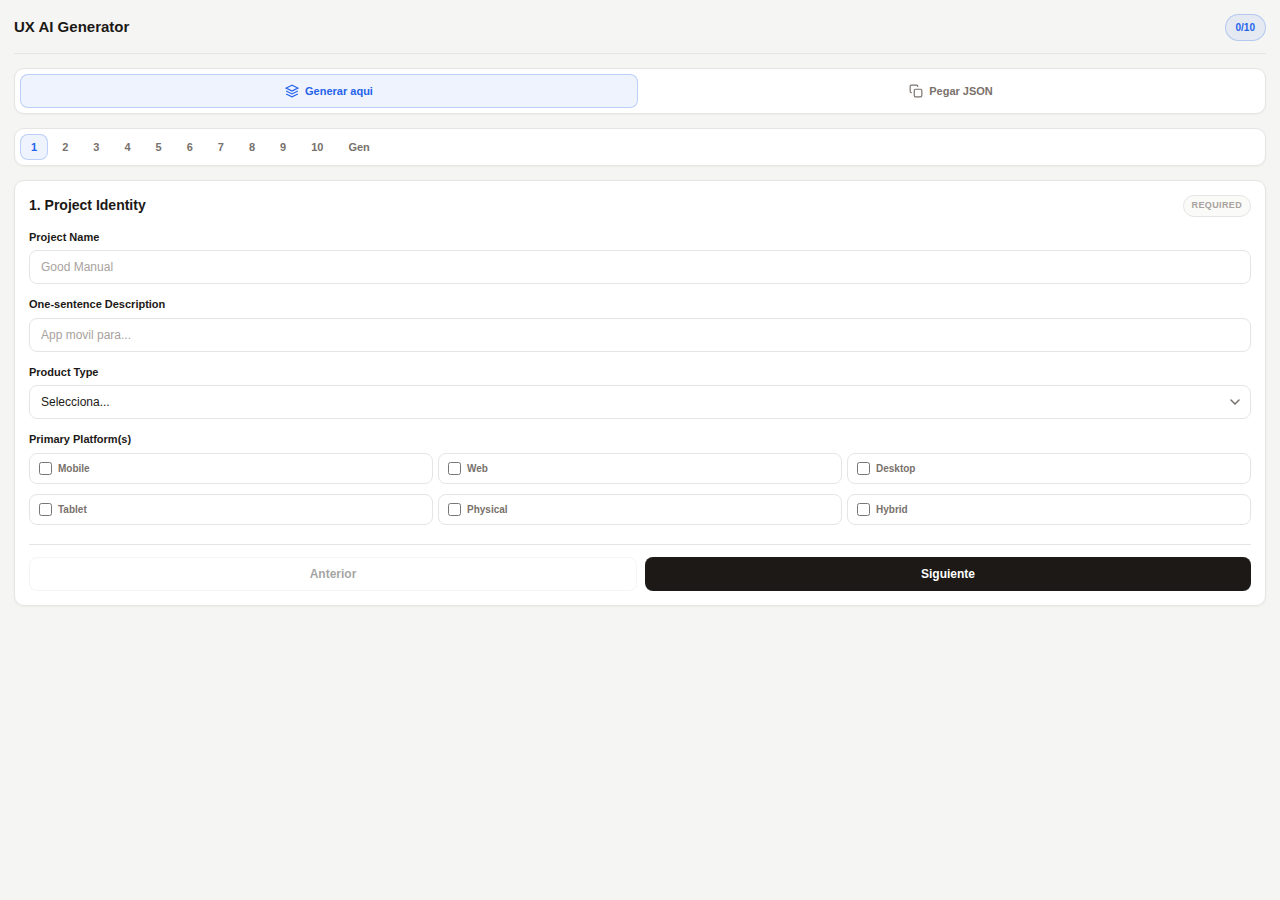
<file: figma-plugin/ui.html>
<!DOCTYPE html>
<html lang="es">
<head>
  <meta charset="utf-8" />
  <style>
    /* ============================================
       UX AI Generator — Figma Plugin UI
       Light board aesthetic · Matching landing page
       ============================================ */

    :root {
      --bg: #f5f5f4;
      --panel: #ffffff;
      --card: #ffffff;
      --card-alt: #fafaf9;
      --inset: #f5f5f4;
      --text: #1c1917;
      --text-muted: #78716c;
      --text-faint: #a8a29e;
      --line: #e7e5e4;
      --line-strong: #d6d3d1;
      --accent: #2563eb;
      --accent-soft: rgba(37,99,235,.08);
      --accent-border: rgba(37,99,235,.25);
      --success: #16a34a;
      --success-soft: rgba(22,163,74,.1);
      --warning: #d97706;
      --error: #dc2626;
      --radius: 10px;
      --radius-sm: 8px;
    }

    *, *::before, *::after { box-sizing: border-box; margin: 0; padding: 0; }

    body {
      background: var(--bg);
      color: var(--text);
      font-family: 'Inter', -apple-system, BlinkMacSystemFont, "Segoe UI", Roboto, sans-serif;
      font-size: 12px;
      line-height: 1.5;
      padding: 14px;
      min-height: 100vh;
    }

    /* Header */
    .header {
      display: flex;
      align-items: center;
      justify-content: space-between;
      margin-bottom: 14px;
      padding-bottom: 12px;
      border-bottom: 1px solid var(--line);
    }

    .header h1 {
      font-size: 15px;
      font-weight: 700;
      color: var(--text);
    }

    .progress-badge {
      padding: 5px 10px;
      border-radius: 999px;
      background: var(--accent-soft);
      border: 1px solid var(--accent-border);
      font-size: 10px;
      font-weight: 600;
      color: var(--accent);
    }

    .progress-badge.complete {
      background: var(--success-soft);
      border-color: rgba(22,163,74,.25);
      color: var(--success);
    }

    /* Tabs */
    .tabs-nav {
      display: flex;
      gap: 3px;
      padding: 5px;
      background: var(--panel);
      border: 1px solid var(--line);
      border-radius: var(--radius);
      margin-bottom: 14px;
      overflow-x: auto;
      flex-wrap: wrap;
      box-shadow: 0 1px 2px rgba(0,0,0,.04);
    }

    .tab {
      padding: 6px 10px;
      border: 1px solid transparent;
      background: transparent;
      color: var(--text-muted);
      border-radius: var(--radius-sm);
      cursor: pointer;
      font-size: 11px;
      font-weight: 600;
      white-space: nowrap;
      transition: all .15s;
    }

    .tab:hover { background: var(--inset); color: var(--text); }
    .tab.active { background: var(--accent-soft); border-color: var(--accent-border); color: var(--accent); }
    .tab.complete { background: var(--success-soft) !important; border-color: rgba(22,163,74,.25) !important; color: var(--success) !important; }

    /* Cards */
    .card {
      background: var(--panel);
      border: 1px solid var(--line);
      border-radius: var(--radius);
      padding: 14px;
      display: none;
      box-shadow: 0 1px 3px rgba(0,0,0,.04);
    }

    .card.active { display: block; }
    .card.complete { border-color: rgba(22,163,74,.35); }

    .card-title {
      display: flex;
      align-items: center;
      justify-content: space-between;
      margin-bottom: 12px;
    }

    .card h2 {
      font-size: 14px;
      font-weight: 700;
      color: var(--text);
    }

    .req {
      color: var(--text-faint);
      font-size: 9px;
      font-weight: 600;
      letter-spacing: .04em;
      text-transform: uppercase;
      border: 1px solid var(--line);
      padding: 3px 8px;
      border-radius: 999px;
      background: var(--card-alt);
    }

    /* Fields */
    .field { margin-top: 12px; }
    .field:first-child { margin-top: 0; }

    label {
      display: block;
      font-size: 11px;
      font-weight: 600;
      margin-bottom: 5px;
      color: var(--text);
    }

    .input, textarea, select {
      width: 100%;
      background: var(--panel);
      color: var(--text);
      border: 1px solid var(--line);
      border-radius: var(--radius-sm);
      padding: 9px 11px;
      font-size: 12px;
      font-family: inherit;
      outline: none;
      transition: border-color .15s, box-shadow .15s;
    }

    textarea { min-height: 65px; resize: vertical; }

    .input::placeholder, textarea::placeholder { color: var(--text-faint); }

    .input:focus, textarea:focus, select:focus {
      border-color: var(--accent);
      box-shadow: 0 0 0 2px var(--accent-soft);
    }

    select {
      appearance: none;
      background-image: url("data:image/svg+xml,%3Csvg width='10' height='6' viewBox='0 0 10 6' fill='none' xmlns='http://www.w3.org/2000/svg'%3E%3Cpath d='M1 1l4 4 4-4' stroke='%2378716c' stroke-width='1.5' stroke-linecap='round'/%3E%3C/svg%3E");
      background-repeat: no-repeat;
      background-position: right 10px center;
      padding-right: 28px;
      cursor: pointer;
    }

    /* Checkbox grid */
    .checkbox-grid {
      display: grid;
      grid-template-columns: repeat(3, 1fr);
      gap: 5px;
    }

    .checkbox-item {
      display: flex;
      align-items: center;
      gap: 6px;
      padding: 7px 9px;
      border-radius: var(--radius-sm);
      background: var(--panel);
      border: 1px solid var(--line);
      cursor: pointer;
      font-size: 10px;
      user-select: none;
      transition: all .15s;
    }

    .checkbox-item:hover { border-color: var(--line-strong); background: var(--card-alt); }
    .checkbox-item:has(input:checked) { background: var(--accent-soft); border-color: var(--accent-border); }
    .checkbox-item input[type="checkbox"] { width: auto; margin: 0; cursor: pointer; accent-color: var(--accent); }
    .checkbox-item span { color: var(--text-muted); }
    .checkbox-item input:checked + span { color: var(--accent); font-weight: 600; }

    /* Radio list */
    .radio-list { display: grid; gap: 5px; margin-top: 6px; }

    .radio {
      display: flex;
      align-items: center;
      gap: 8px;
      padding: 7px 10px;
      border-radius: var(--radius-sm);
      background: var(--panel);
      border: 1px solid var(--line);
      cursor: pointer;
      user-select: none;
      transition: all .15s;
    }

    .radio:hover { border-color: var(--line-strong); }
    .radio:has(input:checked) { background: var(--accent-soft); border-color: var(--accent-border); }
    .radio input { cursor: pointer; accent-color: var(--accent); }
    .radio span { color: var(--text-muted); font-size: 11px; }
    .radio input:checked + span { color: var(--accent); font-weight: 600; }

    /* Buttons */
    .btn {
      border: 0;
      border-radius: var(--radius-sm);
      padding: 9px 16px;
      font-weight: 600;
      font-size: 12px;
      cursor: pointer;
      color: #fff;
      background: var(--text);
      transition: all .15s;
      display: inline-flex;
      align-items: center;
      gap: 6px;
    }

    .btn:hover:not(:disabled) { transform: translateY(-1px); box-shadow: 0 4px 12px rgba(0,0,0,.15); }
    .btn:disabled { opacity: .4; cursor: not-allowed; transform: none !important; }

    .btn.secondary {
      color: var(--text);
      background: var(--panel);
      border: 1px solid var(--line);
    }

    .btn.secondary:hover:not(:disabled) { background: var(--card-alt); border-color: var(--line-strong); }

    .btn svg { width: 13px; height: 13px; }

    /* Section nav */
    .section-nav {
      display: flex;
      justify-content: space-between;
      gap: 8px;
      margin-top: 14px;
      padding-top: 12px;
      border-top: 1px solid var(--line);
    }

    .section-nav .btn { flex: 1; justify-content: center; }

    /* Actions */
    .actions {
      display: flex;
      gap: 8px;
      margin-top: 14px;
      flex-wrap: wrap;
    }

    .actions .btn { flex: 1; justify-content: center; }

    /* Theme selector */
    .theme-selector {
      display: flex;
      gap: 5px;
      margin-top: 10px;
    }

    .theme-option {
      flex: 1;
      padding: 9px;
      border: 1px solid var(--line);
      border-radius: var(--radius-sm);
      background: var(--panel);
      cursor: pointer;
      text-align: center;
      font-size: 11px;
      font-weight: 600;
      color: var(--text-muted);
      transition: all .15s;
    }

    .theme-option:hover { border-color: var(--line-strong); background: var(--card-alt); }
    .theme-option.active { border-color: var(--accent); background: var(--accent-soft); color: var(--accent); }

    /* Status */
    .status {
      margin-top: 12px;
      padding: 10px;
      border-radius: var(--radius-sm);
      font-size: 11px;
      text-align: center;
      font-weight: 500;
    }

    .status.loading { background: var(--accent-soft); color: var(--accent); border: 1px solid var(--accent-border); }
    .status.success { background: var(--success-soft); color: var(--success); border: 1px solid rgba(22,163,74,.25); }
    .status.error { background: rgba(220,38,38,.08); color: var(--error); border: 1px solid rgba(220,38,38,.25); }

    /* Mode Selector */
    .mode-selector {
      display: flex;
      gap: 4px;
      padding: 5px;
      background: var(--panel);
      border: 1px solid var(--line);
      border-radius: var(--radius);
      margin-bottom: 14px;
      box-shadow: 0 1px 2px rgba(0,0,0,.04);
    }

    .mode-btn {
      flex: 1;
      display: flex;
      align-items: center;
      justify-content: center;
      gap: 6px;
      padding: 9px 14px;
      border: 1px solid transparent;
      background: transparent;
      color: var(--text-muted);
      border-radius: var(--radius-sm);
      cursor: pointer;
      font-size: 11px;
      font-weight: 600;
      transition: all .15s;
    }

    .mode-btn:hover { background: var(--card-alt); color: var(--text); }
    .mode-btn.active { background: var(--accent-soft); border-color: var(--accent-border); color: var(--accent); }

    /* Paste Panel */
    .paste-panel {
      background: var(--panel);
      border: 1px solid var(--line);
      border-radius: var(--radius);
      padding: 14px;
      margin-bottom: 14px;
      box-shadow: 0 1px 3px rgba(0,0,0,.04);
    }

    .paste-info {
      display: flex;
      justify-content: space-between;
      align-items: center;
      margin-bottom: 12px;
    }

    .paste-info p {
      font-size: 11px;
      color: var(--text-muted);
    }

    .webapp-link {
      font-size: 10px;
      color: var(--accent);
      text-decoration: none;
      padding: 5px 10px;
      background: var(--accent-soft);
      border: 1px solid var(--accent-border);
      border-radius: 6px;
      font-weight: 600;
    }

    .webapp-link:hover { background: rgba(37,99,235,.12); }

    .json-textarea {
      width: 100%;
      min-height: 120px;
      background: var(--card-alt);
      color: var(--text);
      border: 1px solid var(--line);
      border-radius: var(--radius-sm);
      padding: 10px;
      font-size: 10px;
      font-family: 'SF Mono', 'Monaco', 'Consolas', monospace;
      resize: vertical;
    }

    .json-textarea::placeholder { color: var(--text-faint); }

    .json-textarea:focus {
      border-color: var(--accent);
      box-shadow: 0 0 0 2px var(--accent-soft);
      outline: none;
    }

    .paste-actions {
      margin-top: 14px;
    }

    /* Utilities */
    .sub { color: var(--text-faint); font-size: 10px; margin-top: 4px; }
    .hidden { display: none !important; }
  </style>
</head>
<body>
  <div class="header">
    <h1>UX AI Generator</h1>
    <div class="progress-badge" id="progressBadge">
      <span class="progress-text">0/10</span>
    </div>
  </div>

  <!-- Mode Selector -->
  <div class="mode-selector" id="modeSelector">
    <button type="button" class="mode-btn active" data-mode="form">
      <svg width="14" height="14" viewBox="0 0 24 24" fill="none" stroke="currentColor" stroke-width="2">
        <path d="M12 2L2 7l10 5 10-5-10-5zM2 17l10 5 10-5M2 12l10 5 10-5"/>
      </svg>
      Generar aqui
    </button>
    <button type="button" class="mode-btn" data-mode="paste">
      <svg width="14" height="14" viewBox="0 0 24 24" fill="none" stroke="currentColor" stroke-width="2">
        <rect x="9" y="9" width="13" height="13" rx="2"/>
        <path d="M5 15H4a2 2 0 0 1-2-2V4a2 2 0 0 1 2-2h9a2 2 0 0 1 2 2v1"/>
      </svg>
      Pegar JSON
    </button>
  </div>

  <!-- Paste JSON Panel (hidden by default) -->
  <div class="paste-panel" id="pastePanel" style="display: none;">
    <div class="paste-info">
      <p>Copia el JSON desde la webapp y pegalo aqui:</p>
      <a href="https://josealvarezswork.github.io/uxgenerative/" target="_blank" class="webapp-link">Abrir webapp ↗</a>
    </div>
    <textarea id="jsonInput" class="json-textarea" placeholder='{"project_overview": {...}, "user_persona": {...}, ...}'></textarea>
    <div class="paste-actions">
      <div class="field" style="margin: 0;">
        <label style="margin-bottom: 4px;">Tema</label>
        <div class="theme-selector" style="margin: 0;">
          <button type="button" class="theme-option active" data-theme="dark">Dark</button>
          <button type="button" class="theme-option" data-theme="light">Light</button>
          <button type="button" class="theme-option" data-theme="notion">Notion</button>
        </div>
      </div>
      <div class="field" style="margin: 8px 0 0 0;">
        <label style="margin-bottom: 4px;">Layout</label>
        <div class="theme-selector layout-selector" style="margin: 0;">
          <button type="button" class="theme-option layout-option active" data-layout="vertical">Vertical</button>
          <button type="button" class="theme-option layout-option" data-layout="horizontal">Horizontal</button>
          <button type="button" class="theme-option layout-option" data-layout="separate">Separadas</button>
        </div>
      </div>
      <button type="button" class="btn" id="generateFromJson" style="margin-top: 12px; width: 100%; justify-content: center;">
        <svg width="14" height="14" viewBox="0 0 24 24" fill="none" stroke="currentColor" stroke-width="2">
          <path d="M12 2L2 7l10 5 10-5-10-5zM2 17l10 5 10-5M2 12l10 5 10-5"/>
        </svg>
        Generar en Figma
      </button>
    </div>
    <div id="pasteStatusArea"></div>
  </div>

  <nav class="tabs-nav" id="tabsNav">
    <button type="button" class="tab active" data-section="1">1</button>
    <button type="button" class="tab" data-section="2">2</button>
    <button type="button" class="tab" data-section="3">3</button>
    <button type="button" class="tab" data-section="4">4</button>
    <button type="button" class="tab" data-section="5">5</button>
    <button type="button" class="tab" data-section="6">6</button>
    <button type="button" class="tab" data-section="7">7</button>
    <button type="button" class="tab" data-section="8">8</button>
    <button type="button" class="tab" data-section="9">9</button>
    <button type="button" class="tab" data-section="10">10</button>
    <button type="button" class="tab" data-section="11">Gen</button>
  </nav>

  <form id="uxForm" novalidate>

    <!-- 1. PROJECT IDENTITY -->
    <div class="card active" data-section="1">
      <div class="card-title">
        <h2>1. Project Identity</h2>
        <span class="req">Required</span>
      </div>

      <div class="field">
        <label for="projectName">Project Name</label>
        <input class="input" id="projectName" name="projectName" required placeholder="Good Manual" />
      </div>

      <div class="field">
        <label for="oneSentence">One-sentence Description</label>
        <input class="input" id="oneSentence" name="oneSentence" maxlength="200" required placeholder="App movil para..." />
      </div>

      <div class="field">
        <label for="productType">Product Type</label>
        <select id="productType" name="productType" required>
          <option value="" selected disabled>Selecciona...</option>
          <option value="App">App</option>
          <option value="Platform">Platform</option>
          <option value="Service">Service</option>
          <option value="Tool">Tool</option>
          <option value="Hardware">Hardware</option>
          <option value="Hybrid">Hybrid</option>
        </select>
      </div>

      <div class="field">
        <label>Primary Platform(s)</label>
        <div class="checkbox-grid">
          <label class="checkbox-item"><input type="checkbox" name="primaryPlatforms" value="Mobile" /><span>Mobile</span></label>
          <label class="checkbox-item"><input type="checkbox" name="primaryPlatforms" value="Web" /><span>Web</span></label>
          <label class="checkbox-item"><input type="checkbox" name="primaryPlatforms" value="Desktop" /><span>Desktop</span></label>
          <label class="checkbox-item"><input type="checkbox" name="primaryPlatforms" value="Tablet" /><span>Tablet</span></label>
          <label class="checkbox-item"><input type="checkbox" name="primaryPlatforms" value="Physical" /><span>Physical</span></label>
          <label class="checkbox-item"><input type="checkbox" name="primaryPlatforms" value="Hybrid" /><span>Hybrid</span></label>
        </div>
      </div>

      <div class="section-nav">
        <button type="button" class="btn secondary" data-nav="prev" disabled>Anterior</button>
        <button type="button" class="btn" data-nav="next">Siguiente</button>
      </div>
    </div>

    <!-- 2. PROBLEM & CONTEXT -->
    <div class="card" data-section="2">
      <div class="card-title">
        <h2>2. Problem & Context</h2>
        <span class="req">Required</span>
      </div>

      <div class="field">
        <label for="realWorldSituation">Real-world situation</label>
        <textarea id="realWorldSituation" name="realWorldSituation" required placeholder="Que esta pasando hoy? Quien lo vive?"></textarea>
      </div>

      <div class="field">
        <label for="whatGoesWrong">What goes wrong?</label>
        <textarea id="whatGoesWrong" name="whatGoesWrong" required placeholder="Que falla y que consecuencias tiene?"></textarea>
      </div>

      <div class="field">
        <label for="currentWorkarounds">Current workarounds</label>
        <textarea id="currentWorkarounds" name="currentWorkarounds" required placeholder="Que hacen hoy? Que herramientas usan?"></textarea>
      </div>

      <div class="section-nav">
        <button type="button" class="btn secondary" data-nav="prev">Anterior</button>
        <button type="button" class="btn" data-nav="next">Siguiente</button>
      </div>
    </div>

    <!-- 3. USER EVIDENCE -->
    <div class="card" data-section="3">
      <div class="card-title">
        <h2>3. User Evidence</h2>
        <span class="req">Required</span>
      </div>

      <div class="field">
        <label for="userRoleContext">User role & context</label>
        <input class="input" id="userRoleContext" name="userRoleContext" required placeholder='Ej: "Tecnicos aeronauticos en hangar..."' />
      </div>

      <div class="field">
        <label for="tryingToAccomplish">What they're trying to accomplish</label>
        <textarea id="tryingToAccomplish" name="tryingToAccomplish" required placeholder="Objetivo + por que importa"></textarea>
      </div>

      <div class="field">
        <label>Research backing</label>
        <div class="radio-list">
          <label class="radio"><input type="checkbox" name="researchBacking" value="User interviews" /><span>User interviews</span></label>
          <label class="radio"><input type="checkbox" name="researchBacking" value="Surveys/Analytics" /><span>Surveys/Analytics</span></label>
          <label class="radio"><input type="checkbox" name="researchBacking" value="Observation/Desk research" /><span>Observation/Desk</span></label>
          <label class="radio"><input type="checkbox" name="researchBacking" value="No research yet" /><span>No research yet</span></label>
        </div>
      </div>

      <div class="field">
        <label for="researchBackingDetails">Research Details</label>
        <textarea id="researchBackingDetails" name="researchBackingDetails" required placeholder="Key findings or quotes"></textarea>
      </div>

      <div class="section-nav">
        <button type="button" class="btn secondary" data-nav="prev">Anterior</button>
        <button type="button" class="btn" data-nav="next">Siguiente</button>
      </div>
    </div>

    <!-- 4. VALUE HYPOTHESIS -->
    <div class="card" data-section="4">
      <div class="card-title">
        <h2>4. Value Hypothesis</h2>
        <span class="req">Required</span>
      </div>

      <div class="field">
        <label for="desiredOutcome">Desired outcome</label>
        <textarea id="desiredOutcome" name="desiredOutcome" required placeholder="Como seria mejor? Como sabria el usuario que funciono?"></textarea>
      </div>

      <div class="field">
        <label for="whyUseThis">Why they'd use this</label>
        <textarea id="whyUseThis" name="whyUseThis" required placeholder="Core value prop + cambio de comportamiento esperado"></textarea>
      </div>

      <div class="field">
        <label for="productGoals">Product Goals (2-3 bullets)</label>
        <textarea id="productGoals" name="productGoals" required placeholder="- Reducir tiempo de X a Y&#10;- Aumentar visibilidad de Z"></textarea>
      </div>

      <div class="section-nav">
        <button type="button" class="btn secondary" data-nav="prev">Anterior</button>
        <button type="button" class="btn" data-nav="next">Siguiente</button>
      </div>
    </div>

    <!-- 5. SCOPE -->
    <div class="card" data-section="5">
      <div class="card-title">
        <h2>5. Scope</h2>
        <span class="req">Required</span>
      </div>

      <div class="field">
        <label for="mustHaveFeatures">Must-Have Features (3-5)</label>
        <textarea id="mustHaveFeatures" name="mustHaveFeatures" required placeholder="- ..."></textarea>
      </div>

      <div class="field">
        <label for="niceToHave">Nice-to-Have (optional)</label>
        <textarea id="niceToHave" name="niceToHave" placeholder="- ..."></textarea>
      </div>

      <div class="field">
        <label for="outOfScope">Out of Scope (optional)</label>
        <textarea id="outOfScope" name="outOfScope" placeholder="- ..."></textarea>
      </div>

      <div class="section-nav">
        <button type="button" class="btn secondary" data-nav="prev">Anterior</button>
        <button type="button" class="btn" data-nav="next">Siguiente</button>
      </div>
    </div>

    <!-- 6. CONSTRAINTS -->
    <div class="card" data-section="6">
      <div class="card-title">
        <h2>6. Constraints</h2>
        <span class="req">Required</span>
      </div>

      <div class="field">
        <label for="technicalPlatformConstraints">Technical & Platform</label>
        <textarea id="technicalPlatformConstraints" name="technicalPlatformConstraints" required placeholder="Limitaciones tecnicas, devices, APIs"></textarea>
      </div>

      <div class="field">
        <label for="businessTimelineConstraints">Business & Timeline</label>
        <textarea id="businessTimelineConstraints" name="businessTimelineConstraints" required placeholder="Budget, equipo, deadlines"></textarea>
      </div>

      <div class="field">
        <label for="adoptionRisks">Adoption Risks</label>
        <textarea id="adoptionRisks" name="adoptionRisks" required placeholder="Barriers, competencia, resistencia"></textarea>
      </div>

      <div class="section-nav">
        <button type="button" class="btn secondary" data-nav="prev">Anterior</button>
        <button type="button" class="btn" data-nav="next">Siguiente</button>
      </div>
    </div>

    <!-- 7. SUCCESS METRICS -->
    <div class="card" data-section="7">
      <div class="card-title">
        <h2>7. Success Metrics</h2>
        <span class="req">Required</span>
      </div>

      <div class="field">
        <label for="keyMetrics">Key Metrics (2-4)</label>
        <textarea id="keyMetrics" name="keyMetrics" required placeholder="Task completion: 45% -> 80%&#10;Weekly retention: Target 60%"></textarea>
      </div>

      <div class="section-nav">
        <button type="button" class="btn secondary" data-nav="prev">Anterior</button>
        <button type="button" class="btn" data-nav="next">Siguiente</button>
      </div>
    </div>

    <!-- 8. ASSUMPTIONS CHECK -->
    <div class="card" data-section="8">
      <div class="card-title">
        <h2>8. Assumptions Check</h2>
        <span class="req">Required</span>
      </div>

      <div class="field">
        <label for="facts">What you KNOW (facts)</label>
        <textarea id="facts" name="facts" required placeholder="Hechos confirmados + fuente"></textarea>
      </div>

      <div class="field">
        <label for="assumptions">What you ASSUME</label>
        <textarea id="assumptions" name="assumptions" required placeholder="Hipotesis clave"></textarea>
      </div>

      <div class="field">
        <label for="needsValidation">What needs validation</label>
        <input class="input" id="needsValidation" name="needsValidation" required placeholder="Que validar antes/despues" />
      </div>

      <div class="section-nav">
        <button type="button" class="btn secondary" data-nav="prev">Anterior</button>
        <button type="button" class="btn" data-nav="next">Siguiente</button>
      </div>
    </div>

    <!-- 9. PERSONA ESSENTIALS -->
    <div class="card" data-section="9">
      <div class="card-title">
        <h2>9. Persona Essentials</h2>
        <span class="req">Required</span>
      </div>

      <div class="field">
        <label for="ageOccupation">Age range & Occupation</label>
        <input class="input" id="ageOccupation" name="ageOccupation" required placeholder="25-35, Tecnico de mantenimiento..." />
      </div>

      <div class="field">
        <label for="techProficiency">Tech proficiency</label>
        <select id="techProficiency" name="techProficiency" required>
          <option value="" selected disabled>Selecciona...</option>
          <option value="Savvy">Savvy</option>
          <option value="Comfortable">Comfortable</option>
          <option value="Basic">Basic</option>
        </select>
      </div>

      <div class="field">
        <label for="mainMotivations">Main motivations</label>
        <input class="input" id="mainMotivations" name="mainMotivations" required placeholder="Seguridad, rapidez, precision..." />
      </div>

      <div class="field">
        <label for="dailyRoutineSnapshot">Daily routine snapshot</label>
        <textarea id="dailyRoutineSnapshot" name="dailyRoutineSnapshot" required placeholder="Como es un dia tipico?"></textarea>
      </div>

      <div class="section-nav">
        <button type="button" class="btn secondary" data-nav="prev">Anterior</button>
        <button type="button" class="btn" data-nav="next">Siguiente</button>
      </div>
    </div>

    <!-- 10. JOURNEY STAGES -->
    <div class="card" data-section="10">
      <div class="card-title">
        <h2>10. Journey Stages</h2>
        <span class="req">Required</span>
      </div>

      <div class="field">
        <label for="numStages">Number of stages (3-5)</label>
        <input class="input" type="number" id="numStages" name="numStages" min="3" max="5" value="3" required />
      </div>

      <div id="stagesContainer"></div>

      <div class="field">
        <label for="opportunityAreas">Opportunity areas</label>
        <textarea id="opportunityAreas" name="opportunityAreas" required placeholder="Donde podemos mejorar la experiencia?"></textarea>
      </div>

      <div class="section-nav">
        <button type="button" class="btn secondary" data-nav="prev">Anterior</button>
        <button type="button" class="btn" data-nav="next">Generate</button>
      </div>
    </div>

    <!-- 11. GENERATE -->
    <div class="card" data-section="11">
      <div class="card-title">
        <h2>Generate & Create</h2>
        <span class="req">Final Step</span>
      </div>

      <div class="field">
        <label>Theme</label>
        <div class="theme-selector">
          <button type="button" class="theme-option active" data-theme="dark">Dark</button>
          <button type="button" class="theme-option" data-theme="light">Light</button>
          <button type="button" class="theme-option" data-theme="notion">Notion</button>
        </div>
      </div>

      <div class="field">
        <label>Layout</label>
        <div class="theme-selector layout-selector">
          <button type="button" class="theme-option layout-option active" data-layout="vertical">Vertical</button>
          <button type="button" class="theme-option layout-option" data-layout="horizontal">Horizontal</button>
          <button type="button" class="theme-option layout-option" data-layout="separate">Separadas</button>
        </div>
      </div>

      <div class="actions">
        <button class="btn" type="submit" id="submitBtn">
          <svg viewBox="0 0 24 24" fill="none" stroke="currentColor" stroke-width="2">
            <path d="M12 2L2 7l10 5 10-5-10-5zM2 17l10 5 10-5M2 12l10 5 10-5"/>
          </svg>
          Generar en Figma
        </button>
      </div>

      <div id="statusArea"></div>

      <div class="section-nav">
        <button type="button" class="btn secondary" data-nav="prev">Anterior</button>
      </div>
    </div>

  </form>

  <script>
    // =======================
    // Configuration
    // =======================
    const API_URL = 'https://broad-shadow-d8e2.josealvarezswork.workers.dev/api/generate';
    let selectedTheme = 'dark';
    let selectedLayout = 'vertical';
    let currentSection = 1;
    let currentMode = 'form';
    const totalSections = 10;

    // =======================
    // Mode Switching
    // =======================
    const modeSelector = document.getElementById('modeSelector');
    const pastePanel = document.getElementById('pastePanel');
    const tabsNav = document.getElementById('tabsNav');
    const formElement = document.getElementById('uxForm');
    const progressBadge = document.getElementById('progressBadge');

    modeSelector.addEventListener('click', (e) => {
      const btn = e.target.closest('.mode-btn');
      if (!btn) return;

      const mode = btn.dataset.mode;
      currentMode = mode;

      // Update active button
      document.querySelectorAll('.mode-btn').forEach(b => b.classList.remove('active'));
      btn.classList.add('active');

      // Show/hide panels
      if (mode === 'paste') {
        pastePanel.style.display = 'block';
        tabsNav.style.display = 'none';
        formElement.style.display = 'none';
        progressBadge.style.display = 'none';
      } else {
        pastePanel.style.display = 'none';
        tabsNav.style.display = 'flex';
        formElement.style.display = 'block';
        progressBadge.style.display = 'block';
      }
    });

    // =======================
    // Generate from Pasted JSON
    // =======================
    const jsonInput = document.getElementById('jsonInput');
    const generateFromJsonBtn = document.getElementById('generateFromJson');
    const pasteStatusArea = document.getElementById('pasteStatusArea');

    // Theme selector in paste panel
    document.querySelectorAll('.paste-panel .theme-option:not(.layout-option)').forEach(btn => {
      btn.addEventListener('click', () => {
        document.querySelectorAll('.paste-panel .theme-option:not(.layout-option)').forEach(b => b.classList.remove('active'));
        btn.classList.add('active');
        selectedTheme = btn.dataset.theme;
      });
    });

    // Layout selector in paste panel
    document.querySelectorAll('.paste-panel .layout-option').forEach(btn => {
      btn.addEventListener('click', () => {
        document.querySelectorAll('.paste-panel .layout-option').forEach(b => b.classList.remove('active'));
        btn.classList.add('active');
        selectedLayout = btn.dataset.layout;
      });
    });

    generateFromJsonBtn.addEventListener('click', () => {
      const jsonText = jsonInput.value.trim();

      if (!jsonText) {
        pasteStatusArea.innerHTML = '<div class="status error">Pega el JSON primero</div>';
        return;
      }

      try {
        const data = JSON.parse(jsonText);

        pasteStatusArea.innerHTML = '<div class="status loading">Creando frames...</div>';
        generateFromJsonBtn.disabled = true;

        parent.postMessage({
          pluginMessage: {
            type: 'generate',
            data: data,
            options: { theme: selectedTheme, layout: selectedLayout }
          }
        }, '*');

      } catch (err) {
        pasteStatusArea.innerHTML = '<div class="status error">JSON invalido: ' + err.message + '</div>';
      }
    });

    // =======================
    // DOM Elements
    // =======================
    const form = document.getElementById('uxForm');
    const statusArea = document.getElementById('statusArea');
    const stagesContainer = document.getElementById('stagesContainer');
    const numStagesInput = document.getElementById('numStages');

    // =======================
    // Tab Navigation
    // =======================
    function switchTab(section) {
      if (section < 1 || section > 11) return;

      currentSection = section;

      // Update cards
      document.querySelectorAll('.card[data-section]').forEach(card => {
        card.classList.toggle('active', parseInt(card.dataset.section) === section);
      });

      // Update tabs
      document.querySelectorAll('.tab').forEach(tab => {
        tab.classList.toggle('active', parseInt(tab.dataset.section) === section);
      });

      // Update prev/next buttons
      document.querySelectorAll('[data-nav="prev"]').forEach(btn => {
        btn.disabled = section === 1;
      });
    }

    // Tab click handler
    tabsNav.addEventListener('click', (e) => {
      const tab = e.target.closest('.tab');
      if (tab) {
        switchTab(parseInt(tab.dataset.section));
      }
    });

    // Navigation buttons
    document.addEventListener('click', (e) => {
      const btn = e.target.closest('[data-nav]');
      if (!btn) return;

      e.preventDefault();
      const direction = btn.dataset.nav;

      if (direction === 'next') {
        switchTab(currentSection + 1);
      } else if (direction === 'prev') {
        switchTab(currentSection - 1);
      }
    });

    // =======================
    // Theme Selection
    // =======================
    document.querySelectorAll('#uxForm .theme-option:not(.layout-option)').forEach(btn => {
      btn.addEventListener('click', () => {
        document.querySelectorAll('#uxForm .theme-option:not(.layout-option)').forEach(b => b.classList.remove('active'));
        btn.classList.add('active');
        selectedTheme = btn.dataset.theme;
      });
    });

    // =======================
    // Layout Selection
    // =======================
    document.querySelectorAll('#uxForm .layout-option').forEach(btn => {
      btn.addEventListener('click', () => {
        document.querySelectorAll('#uxForm .layout-option').forEach(b => b.classList.remove('active'));
        btn.classList.add('active');
        selectedLayout = btn.dataset.layout;
      });
    });

    // =======================
    // Dynamic Stages
    // =======================
    function renderStages() {
      const num = parseInt(numStagesInput.value) || 3;
      stagesContainer.innerHTML = '';

      for (let i = 1; i <= num; i++) {
        const stageHtml = `
          <div class="field">
            <label>Stage ${i}: Name & Action</label>
            <input class="input" name="stage${i}Name" placeholder="Stage name (e.g., Discovery)" />
            <textarea name="stage${i}Action" placeholder="What does the user do?" style="margin-top:4px"></textarea>
          </div>
        `;
        stagesContainer.insertAdjacentHTML('beforeend', stageHtml);
      }
    }

    numStagesInput.addEventListener('change', renderStages);
    renderStages();

    // =======================
    // Progress Tracking
    // =======================
    function updateProgress() {
      let completed = 0;

      for (let i = 1; i <= totalSections; i++) {
        const card = document.querySelector(`.card[data-section="${i}"]`);
        const tab = document.querySelector(`.tab[data-section="${i}"]`);
        if (!card || !tab) continue;

        const requiredInputs = card.querySelectorAll('[required]');
        const allFilled = Array.from(requiredInputs).every(input => {
          if (input.type === 'checkbox') {
            const checkboxes = card.querySelectorAll(`[name="${input.name}"]`);
            return Array.from(checkboxes).some(cb => cb.checked);
          }
          return input.value.trim() !== '';
        });

        if (allFilled && requiredInputs.length > 0) {
          completed++;
          card.classList.add('complete');
          tab.classList.add('complete');
        } else {
          card.classList.remove('complete');
          tab.classList.remove('complete');
        }
      }

      progressBadge.querySelector('.progress-text').textContent = `${completed}/${totalSections}`;
      progressBadge.classList.toggle('complete', completed === totalSections);
    }

    form.addEventListener('input', updateProgress);
    form.addEventListener('change', updateProgress);

    // =======================
    // Status Display
    // =======================
    function showStatus(message, type = 'loading') {
      statusArea.innerHTML = `<div class="status ${type}">${message}</div>`;
    }

    function clearStatus() {
      statusArea.innerHTML = '';
    }

    // =======================
    // Form Submission
    // =======================
    form.addEventListener('submit', async (e) => {
      e.preventDefault();

      const submitBtn = document.getElementById('submitBtn');
      submitBtn.disabled = true;
      showStatus('Generando UX Brief con AI...', 'loading');

      try {
        // Collect form data
        const formData = new FormData(form);
        const briefData = {};

        for (const [key, value] of formData.entries()) {
          if (key === 'primaryPlatforms' || key === 'researchBacking') {
            if (!briefData[key]) briefData[key] = [];
            briefData[key].push(value);
          } else {
            briefData[key] = value;
          }
        }

        // Collect stages
        const numStages = parseInt(briefData.numStages) || 3;
        briefData.stages = [];
        for (let i = 1; i <= numStages; i++) {
          briefData.stages.push({
            name: briefData[`stage${i}Name`] || `Stage ${i}`,
            action: briefData[`stage${i}Action`] || ''
          });
          delete briefData[`stage${i}Name`];
          delete briefData[`stage${i}Action`];
        }

        console.log('Sending to API:', briefData);

        // Call API
        const response = await fetch(API_URL, {
          method: 'POST',
          headers: { 'Content-Type': 'application/json' },
          body: JSON.stringify(briefData)
        });

        if (!response.ok) {
          const errorText = await response.text();
          throw new Error(`API Error: ${response.status} - ${errorText}`);
        }

        const apiResponse = await response.json();
        console.log('API Response:', apiResponse);

        // Parse the AI-generated JSON from result.result
        let parsedData;
        try {
          let jsonString = apiResponse.result || '{}';
          jsonString = jsonString.replace(/^```json\s*/i, '').replace(/\s*```$/i, '').trim();
          parsedData = JSON.parse(jsonString);
          if (!parsedData.projectName) {
            parsedData.projectName = briefData.projectName || 'UX Strategy Brief';
          }
        } catch (parseErr) {
          console.error('JSON parse error:', parseErr);
          throw new Error('Error parsing AI response');
        }

        console.log('Parsed data:', parsedData);
        showStatus('Creando frames en Figma...', 'loading');

        // Send to Figma plugin
        parent.postMessage({
          pluginMessage: {
            type: 'generate',
            data: parsedData,
            options: { theme: selectedTheme, layout: selectedLayout }
          }
        }, '*');

      } catch (error) {
        console.error('Error:', error);
        showStatus(`Error: ${error.message}`, 'error');
        submitBtn.disabled = false;
      }
    });

    // =======================
    // Listen for Figma Messages
    // =======================
    window.onmessage = (event) => {
      const msg = event.data.pluginMessage;
      if (!msg) return;

      if (msg.type === 'done') {
        if (currentMode === 'paste') {
          pasteStatusArea.innerHTML = '<div class="status success">Frames creados!</div>';
          generateFromJsonBtn.disabled = false;
        } else {
          showStatus('Frames creados exitosamente!', 'success');
          document.getElementById('submitBtn').disabled = false;
        }
      } else if (msg.type === 'error') {
        if (currentMode === 'paste') {
          pasteStatusArea.innerHTML = '<div class="status error">Error: ' + msg.message + '</div>';
          generateFromJsonBtn.disabled = false;
        } else {
          showStatus(`Error: ${msg.message}`, 'error');
          document.getElementById('submitBtn').disabled = false;
        }
      }
    };

    // =======================
    // Load Example Data
    // =======================
    function loadExample() {
      const example = {
        projectName: 'Good Manual',
        oneSentence: 'App movil para tecnicos aeronauticos que digitaliza manuales de mantenimiento',
        productType: 'App',
        primaryPlatforms: ['Mobile', 'Tablet'],
        realWorldSituation: 'Tecnicos aeronauticos en hangares consultan manuales fisicos de 500+ paginas durante inspecciones',
        whatGoesWrong: 'Perdida de tiempo buscando procedimientos, errores por informacion desactualizada',
        currentWorkarounds: 'PDFs en tablet, fotos de paginas, notas en papel',
        userRoleContext: 'Tecnicos de mantenimiento aeronautico con 5-15 anos de experiencia',
        tryingToAccomplish: 'Completar inspecciones de forma rapida, segura y documentada',
        researchBacking: ['User interviews'],
        researchBackingDetails: 'Entrevistas con 12 tecnicos, promedio 45 min buscando info por turno',
        desiredOutcome: 'Reducir tiempo de busqueda de 45 min a 5 min por turno',
        whyUseThis: 'Acceso inmediato a procedimientos con busqueda inteligente',
        productGoals: '- Reducir tiempo de busqueda 90%\n- Eliminar errores por info desactualizada\n- Mejorar trazabilidad',
        mustHaveFeatures: '- Busqueda por voz\n- Modo offline\n- Alertas de actualizaciones\n- Checklist digital',
        niceToHave: '- Realidad aumentada\n- Colaboracion en tiempo real',
        outOfScope: '- Gestion de inventario\n- Facturacion',
        technicalPlatformConstraints: 'iOS/Android, funcionar offline, sincronizar con sistema existente',
        businessTimelineConstraints: 'MVP en 4 meses, presupuesto limitado, equipo de 3',
        adoptionRisks: 'Resistencia de tecnicos senior, dependencia de conectividad',
        keyMetrics: 'Tiempo de busqueda: 45min -> 5min\nAdopcion: 80% en 6 meses\nErrores: -50%',
        facts: 'Promedio 45 min/turno buscando info (medido en 3 hangares)',
        assumptions: 'Tecnicos prefieren digital si es mas rapido que papel',
        needsValidation: 'Usabilidad con guantes, rendimiento offline',
        ageOccupation: '35-55, Tecnico de mantenimiento aeronautico',
        techProficiency: 'Comfortable',
        mainMotivations: 'Seguridad, eficiencia, precision',
        dailyRoutineSnapshot: 'Llega 6am, revisa tareas asignadas, inspecciona aeronave, documenta hallazgos',
        numStages: '3',
        opportunityAreas: 'Busqueda predictiva, integracion con sistemas de la aerolinea'
      };

      // Fill form
      Object.entries(example).forEach(([key, value]) => {
        if (Array.isArray(value)) {
          value.forEach(v => {
            const checkbox = form.querySelector(`[name="${key}"][value="${v}"]`);
            if (checkbox) checkbox.checked = true;
          });
        } else {
          const input = form.querySelector(`[name="${key}"]`);
          if (input) input.value = value;
        }
      });

      renderStages();

      // Fill stage data
      form.querySelector('[name="stage1Name"]').value = 'Preparacion';
      form.querySelector('[name="stage1Action"]').value = 'Revisa tareas asignadas y recopila herramientas';
      form.querySelector('[name="stage2Name"]').value = 'Inspeccion';
      form.querySelector('[name="stage2Action"]').value = 'Ejecuta procedimientos consultando manual';
      form.querySelector('[name="stage3Name"]').value = 'Documentacion';
      form.querySelector('[name="stage3Action"]').value = 'Registra hallazgos y firma completado';

      updateProgress();
    }

    // Keyboard shortcut to load example (Cmd/Ctrl + E)
    document.addEventListener('keydown', (e) => {
      if ((e.metaKey || e.ctrlKey) && e.key === 'e') {
        e.preventDefault();
        loadExample();
      }
    });

    // Initial progress update
    updateProgress();
  </script>
</body>
</html>
</file>
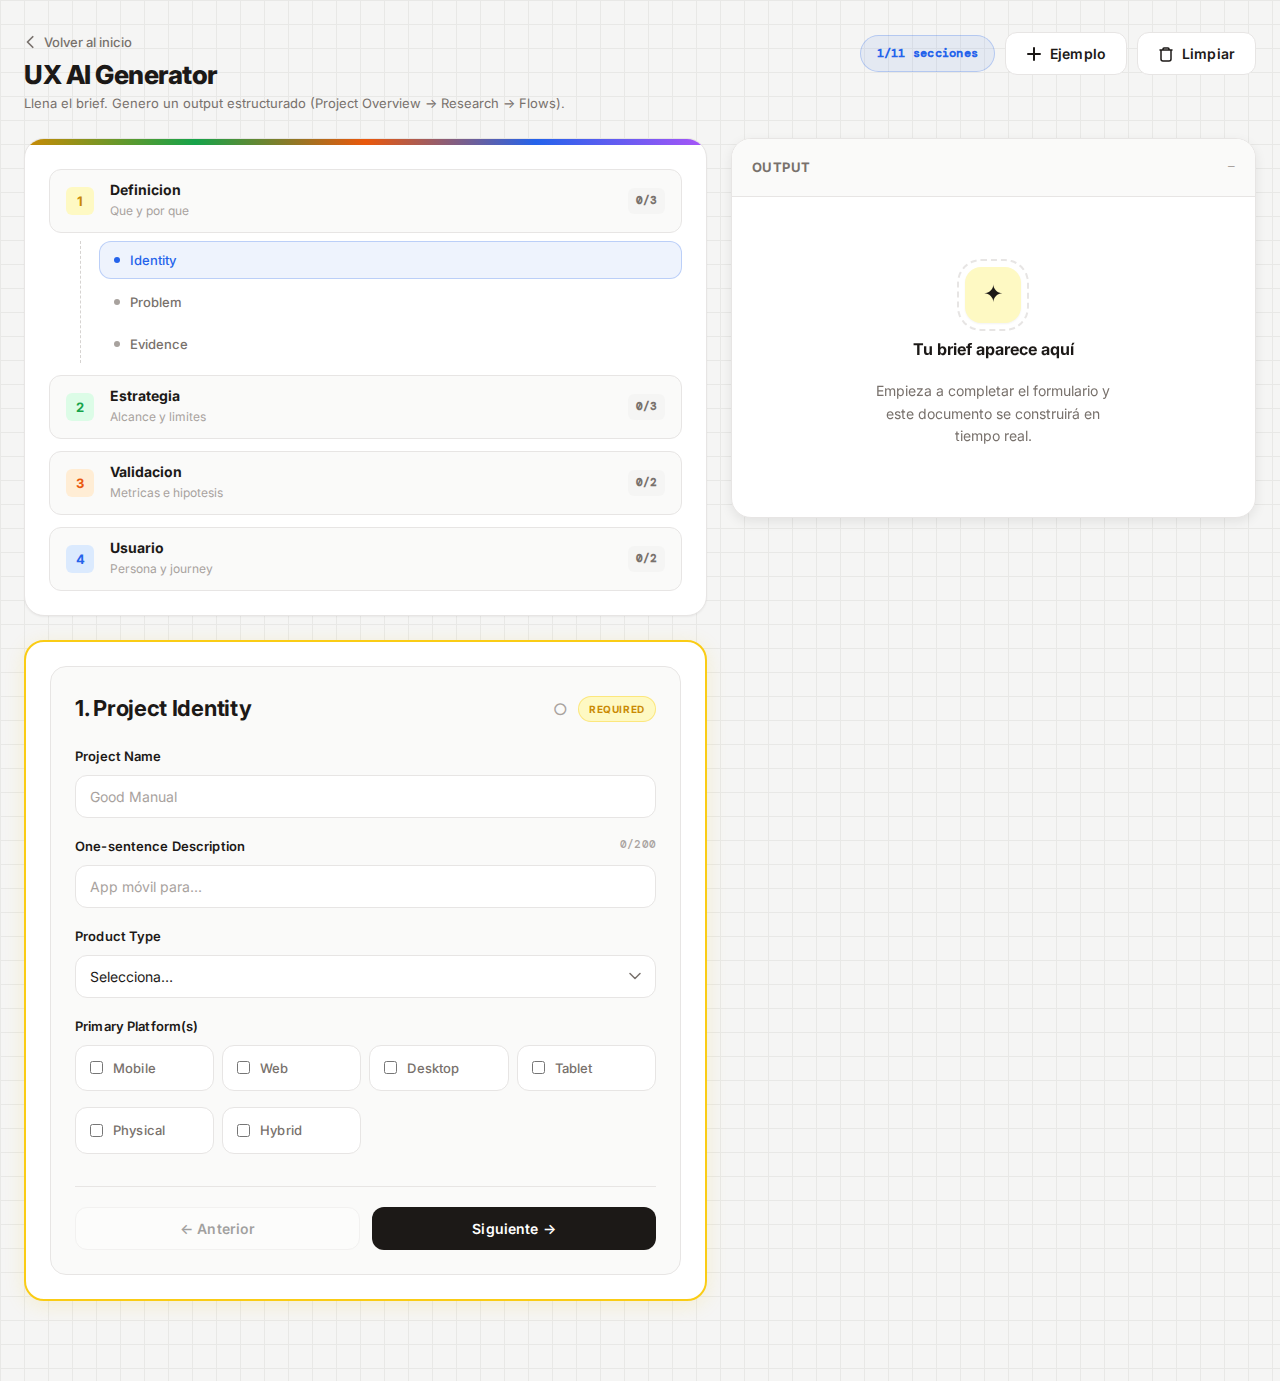
<file: uxgenerative-ordered/app.html>
<!DOCTYPE html>
<html lang="es">

<head>
  <meta charset="utf-8" />
  <meta name="viewport" content="width=device-width,initial-scale=1" />
  <title>UX Output Form</title>
  <link rel="stylesheet" href="./styles.css" />
</head>

<body>
  <div class="container">
    <div class="header">
      <div>
        <a href="index.html"
          style="text-decoration: none; color: var(--text-muted); font-size: 13px; font-weight: 500; display: inline-flex; align-items: center; gap: 6px; margin-bottom: 8px; transition: color 0.15s ease;"
          onmouseover="this.style.color='var(--text)'" onmouseout="this.style.color='var(--text-muted)'">
          <svg width="14" height="14" viewBox="0 0 16 16" fill="none">
            <path d="M10 14L4 8L10 2" stroke="currentColor" stroke-width="2" stroke-linecap="round"
              stroke-linejoin="round" />
          </svg>
          Volver al inicio
        </a>
        <h1 style="margin: 0; line-height: 1.1;">UX AI Generator</h1>
        <p class="sub" style="margin-top: 4px;">Llena el brief. Genero un output estructurado (Project Overview →
          Research → Flows).</p>
      </div>
      <div class="header-actions">
        <div class="progress-badge" id="progressBadge">
          <span class="progress-text">0/10 secciones</span>
        </div>
        <button type="button" class="btn secondary" id="loadExampleBtn" title="Cargar ejemplo">
          <svg width="16" height="16" viewBox="0 0 16 16" fill="none">
            <path d="M8 2v12M2 8h12" stroke="currentColor" stroke-width="2" stroke-linecap="round" />
          </svg>
          Ejemplo
        </button>
        <button type="button" class="btn secondary" id="clearDraftBtn" title="Limpiar borrador guardado">
          <svg width="16" height="16" viewBox="0 0 16 16" fill="none">
            <path d="M2 4h12M5 4V3a1 1 0 0 1 1-1h4a1 1 0 0 1 1 1v1m2 0v9a2 2 0 0 1-2 2H5a2 2 0 0 1-2-2V4h10z"
              stroke="currentColor" stroke-width="1.5" stroke-linecap="round" />
          </svg>
          Limpiar
        </button>
      </div>
    </div>

    <div class="shell">

      <!-- LEFT: NAVIGATION & FORM -->
      <div class="left-column">

        <!-- SIDEBAR NAV -->
        <nav class="sidebar-nav" id="sidebarNav">
          <div class="sidebar-progress-bar">
            <div class="progress-fill"></div>
          </div>

          <div class="sidebar-content">
            <!-- Phase 1 -->
            <div class="phase-group active">
              <div class="phase-header">
                <div class="phase-icon yellow">1</div>
                <div class="phase-info">
                  <strong>Definicion</strong>
                  <span>Que y por que</span>
                </div>
                <div class="phase-score">0/3</div>
              </div>
              <div class="phase-steps">
                <button type="button" class="sidebar-step active" data-section="1"><span
                    class="step-dot"></span>Identity</button>
                <button type="button" class="sidebar-step" data-section="2"><span
                    class="step-dot"></span>Problem</button>
                <button type="button" class="sidebar-step" data-section="3"><span
                    class="step-dot"></span>Evidence</button>
              </div>
            </div>

            <!-- Phase 2 -->
            <div class="phase-group">
              <div class="phase-header">
                <div class="phase-icon green">2</div>
                <div class="phase-info">
                  <strong>Estrategia</strong>
                  <span>Alcance y limites</span>
                </div>
                <div class="phase-score">0/3</div>
              </div>
              <div class="phase-steps">
                <button type="button" class="sidebar-step" data-section="4"><span class="step-dot"></span>Value</button>
                <button type="button" class="sidebar-step" data-section="5"><span class="step-dot"></span>Scope</button>
                <button type="button" class="sidebar-step" data-section="6"><span
                    class="step-dot"></span>Constraints</button>
              </div>
            </div>

            <!-- Phase 3 -->
            <div class="phase-group">
              <div class="phase-header">
                <div class="phase-icon orange">3</div>
                <div class="phase-info">
                  <strong>Validacion</strong>
                  <span>Metricas e hipotesis</span>
                </div>
                <div class="phase-score">0/2</div>
              </div>
              <div class="phase-steps">
                <button type="button" class="sidebar-step" data-section="7"><span
                    class="step-dot"></span>Metrics</button>
                <button type="button" class="sidebar-step" data-section="8"><span
                    class="step-dot"></span>Assumptions</button>
              </div>
            </div>

            <!-- Phase 4 -->
            <div class="phase-group">
              <div class="phase-header">
                <div class="phase-icon blue">4</div>
                <div class="phase-info">
                  <strong>Usuario</strong>
                  <span>Persona y journey</span>
                </div>
                <div class="phase-score">0/2</div>
              </div>
              <div class="phase-steps">
                <button type="button" class="sidebar-step" data-section="9"><span
                    class="step-dot"></span>Persona</button>
                <button type="button" class="sidebar-step" data-section="10"><span
                    class="step-dot"></span>Journey</button>
                <button type="button" class="sidebar-step" data-section="11"><span
                    class="step-dot"></span>Generate</button>
              </div>
            </div>
          </div>
        </nav>

        <section class="panel form-panel">
          <div class="panel-inner">
            <form id="uxForm" novalidate>

              <!-- 1. PROJECT IDENTITY -->
              <div class="card active" data-section="1">
                <div class="card-title">
                  <h2>1. Project Identity</h2>
                  <div class="card-meta">
                    <span class="section-status" data-status="incomplete">○</span>
                    <span class="req">Required</span>
                  </div>
                </div>

                <div class="field">
                  <label for="projectName">Project Name</label>
                  <input class="input" id="projectName" name="projectName" required placeholder="Good Manual" />
                </div>

                <div class="field">
                  <label for="oneSentence">One-sentence Description <span class="char-counter"
                      data-max="200">0/200</span></label>
                  <input class="input" id="oneSentence" name="oneSentence" maxlength="200" required
                    placeholder="App móvil para..." />
                </div>

                <div class="field">
                  <label for="productType">Product Type</label>
                  <select id="productType" name="productType" required>
                    <option value="" selected disabled>Selecciona…</option>
                    <option value="App">App</option>
                    <option value="Platform">Platform</option>
                    <option value="Service">Service</option>
                    <option value="Tool">Tool</option>
                    <option value="Hardware">Hardware</option>
                    <option value="Hybrid">Hybrid</option>
                  </select>
                </div>

                <div class="field">
                  <label>Primary Platform(s)</label>
                  <div class="checkbox-grid" id="primaryPlatformsContainer">
                    <label class="checkbox-item"><input type="checkbox" name="primaryPlatforms"
                        value="Mobile" /><span>Mobile</span></label>
                    <label class="checkbox-item"><input type="checkbox" name="primaryPlatforms"
                        value="Web" /><span>Web</span></label>
                    <label class="checkbox-item"><input type="checkbox" name="primaryPlatforms"
                        value="Desktop" /><span>Desktop</span></label>
                    <label class="checkbox-item"><input type="checkbox" name="primaryPlatforms"
                        value="Tablet" /><span>Tablet</span></label>
                    <label class="checkbox-item"><input type="checkbox" name="primaryPlatforms"
                        value="Physical" /><span>Physical</span></label>
                    <label class="checkbox-item"><input type="checkbox" name="primaryPlatforms"
                        value="Hybrid" /><span>Hybrid</span></label>
                  </div>
                </div>

                <input type="hidden" name="status" value="Draft" />

                <div class="section-nav">
                  <button type="button" class="btn secondary" data-nav="prev" disabled>← Anterior</button>
                  <button type="button" class="btn" data-nav="next">Siguiente →</button>
                </div>
              </div>

              <!-- 2. PROBLEM & CONTEXT -->
              <div class="card" data-section="2">
                <div class="card-title">
                  <h2>2. Problem & Context</h2>
                  <div class="card-meta">
                    <span class="section-status" data-status="incomplete">○</span>
                    <span class="req">Required</span>
                  </div>
                </div>

                <div class="field">
                  <label for="realWorldSituation">Real-world situation</label>
                  <textarea id="realWorldSituation" name="realWorldSituation" required
                    placeholder="¿Qué está pasando hoy? ¿Quién lo vive? ¿Con qué frecuencia?"></textarea>
                </div>

                <div class="field">
                  <label for="whatGoesWrong">What goes wrong?</label>
                  <textarea id="whatGoesWrong" name="whatGoesWrong" required
                    placeholder="¿Qué falla y qué consecuencias tiene? (tiempo, costos, frustración)"></textarea>
                </div>

                <div class="field">
                  <label for="currentWorkarounds">Current workarounds</label>
                  <textarea id="currentWorkarounds" name="currentWorkarounds" required
                    placeholder="¿Qué hacen hoy? ¿Qué herramientas usan? ¿Por qué no funciona?"></textarea>
                </div>

                <div class="section-nav">
                  <button type="button" class="btn secondary" data-nav="prev">← Anterior</button>
                  <button type="button" class="btn" data-nav="next">Siguiente →</button>
                </div>
              </div>

              <!-- 3. USER EVIDENCE -->
              <div class="card" data-section="3">
                <div class="card-title">
                  <h2>3. User Evidence</h2>
                  <div class="card-meta">
                    <span class="section-status" data-status="incomplete">○</span>
                    <span class="req">Required</span>
                  </div>
                </div>

                <div class="field">
                  <label for="userRoleContext">User role & context (not persona)</label>
                  <input class="input" id="userRoleContext" name="userRoleContext" required
                    placeholder='Ej: "Técnicos aeronáuticos en hangar..."' />
                </div>

                <div class="field">
                  <label for="tryingToAccomplish">What they're trying to accomplish</label>
                  <textarea id="tryingToAccomplish" name="tryingToAccomplish" required
                    placeholder="Objetivo + por qué importa"></textarea>
                </div>

                <div class="field">
                  <label>Research backing</label>
                  <div class="radio-list">
                    <label class="radio"><input type="checkbox" name="researchBacking"
                        value="User interviews" /><span>User interviews (n=__)</span></label>
                    <label class="radio"><input type="checkbox" name="researchBacking"
                        value="Surveys/Analytics" /><span>Surveys/Analytics (n=__)</span></label>
                    <label class="radio"><input type="checkbox" name="researchBacking"
                        value="Observation/Desk research" /><span>Observation/Desk research</span></label>
                    <label class="radio"><input type="checkbox" name="researchBacking"
                        value="No research yet (hypothesis)" /><span>No research yet (hypothesis)</span></label>
                  </div>
                  <label for="researchBackingDetails" style="margin-top: 14px; display: block;">Details</label>
                  <textarea id="researchBackingDetails" name="researchBackingDetails" required
                    placeholder="Key findings or quotes (incluye n= si aplica)"></textarea>
                </div>

                <div class="section-nav">
                  <button type="button" class="btn secondary" data-nav="prev">← Anterior</button>
                  <button type="button" class="btn" data-nav="next">Siguiente →</button>
                </div>
              </div>

              <!-- 4. VALUE HYPOTHESIS -->
              <div class="card" data-section="4">
                <div class="card-title">
                  <h2>4. Value Hypothesis</h2>
                  <div class="card-meta">
                    <span class="section-status" data-status="incomplete">○</span>
                    <span class="req">Required</span>
                  </div>
                </div>

                <div class="field">
                  <label for="desiredOutcome">Desired outcome (outcome + indicator)</label>
                  <textarea id="desiredOutcome" name="desiredOutcome" required
                    placeholder="¿Cómo sería mejor? ¿Cómo sabría el usuario que funcionó?"></textarea>
                </div>

                <div class="field">
                  <label for="whyUseThis">Why they'd use this</label>
                  <textarea id="whyUseThis" name="whyUseThis" required
                    placeholder="Core value prop + cambio de comportamiento esperado"></textarea>
                </div>

                <div class="field">
                  <label for="productGoals">Product Goals (pick 2-3, bullets)</label>
                  <textarea id="productGoals" name="productGoals" required
                    placeholder="• Reducir tiempo de X a Y&#10;• Aumentar visibilidad de Z"></textarea>
                </div>

                <div class="section-nav">
                  <button type="button" class="btn secondary" data-nav="prev">← Anterior</button>
                  <button type="button" class="btn" data-nav="next">Siguiente →</button>
                </div>
              </div>

              <!-- 5. SCOPE -->
              <div class="card" data-section="5">
                <div class="card-title">
                  <h2>5. Scope</h2>
                  <div class="card-meta">
                    <span class="section-status" data-status="incomplete">○</span>
                    <span class="req">Required</span>
                  </div>
                </div>

                <div class="field">
                  <label for="mustHaveFeatures">Must-Have Features (3-5 bullets)</label>
                  <textarea id="mustHaveFeatures" name="mustHaveFeatures" required placeholder="• ..."></textarea>
                </div>

                <div class="field">
                  <label for="niceToHave">Nice-to-Have <span
                      style="color:var(--text-faint);font-weight:400">(optional)</span></label>
                  <textarea id="niceToHave" name="niceToHave" placeholder="• ..."></textarea>
                </div>

                <div class="field">
                  <label for="outOfScope">Out of Scope <span
                      style="color:var(--text-faint);font-weight:400">(optional)</span></label>
                  <textarea id="outOfScope" name="outOfScope" placeholder="• ..."></textarea>
                </div>

                <div class="section-nav">
                  <button type="button" class="btn secondary" data-nav="prev">← Anterior</button>
                  <button type="button" class="btn" data-nav="next">Siguiente →</button>
                </div>
              </div>

              <!-- 6. CONSTRAINTS -->
              <div class="card" data-section="6">
                <div class="card-title">
                  <h2>6. Constraints</h2>
                  <div class="card-meta">
                    <span class="section-status" data-status="incomplete">○</span>
                    <span class="req">Required</span>
                  </div>
                </div>

                <div class="field">
                  <label for="technicalPlatformConstraints">Technical & Platform</label>
                  <textarea id="technicalPlatformConstraints" name="technicalPlatformConstraints" required
                    placeholder="Limitaciones técnicas, devices, APIs, performance needs"></textarea>
                </div>

                <div class="field">
                  <label for="businessTimelineConstraints">Business & Timeline</label>
                  <textarea id="businessTimelineConstraints" name="businessTimelineConstraints" required
                    placeholder="Budget, equipo, deadlines, stakeholders"></textarea>
                </div>

                <div class="field">
                  <label for="adoptionRisks">Adoption Risks</label>
                  <textarea id="adoptionRisks" name="adoptionRisks" required
                    placeholder="Barriers, competencia, resistencia al cambio"></textarea>
                </div>

                <div class="section-nav">
                  <button type="button" class="btn secondary" data-nav="prev">← Anterior</button>
                  <button type="button" class="btn" data-nav="next">Siguiente →</button>
                </div>
              </div>

              <!-- 7. SUCCESS METRICS -->
              <div class="card" data-section="7">
                <div class="card-title">
                  <h2>7. Success Metrics</h2>
                  <div class="card-meta">
                    <span class="section-status" data-status="incomplete">○</span>
                    <span class="req">Required</span>
                  </div>
                </div>

                <div class="field">
                  <label for="keyMetrics">Key Metrics (2-4)</label>
                  <textarea id="keyMetrics" name="keyMetrics" required
                    placeholder="Task completion: 45% → 80% en Q1&#10;Weekly retention: Target 60%"></textarea>
                </div>

                <div class="section-nav">
                  <button type="button" class="btn secondary" data-nav="prev">← Anterior</button>
                  <button type="button" class="btn" data-nav="next">Siguiente →</button>
                </div>
              </div>

              <!-- 8. ASSUMPTIONS CHECK -->
              <div class="card" data-section="8">
                <div class="card-title">
                  <h2>8. Assumptions Check</h2>
                  <div class="card-meta">
                    <span class="section-status" data-status="incomplete">○</span>
                    <span class="req">Required</span>
                  </div>
                </div>

                <div class="field">
                  <label for="facts">What you KNOW (facts) — include source</label>
                  <textarea id="facts" name="facts" required placeholder="Hechos confirmados + fuente"></textarea>
                </div>

                <div class="field">
                  <label for="assumptions">What you ASSUME</label>
                  <textarea id="assumptions" name="assumptions" required
                    placeholder="Hipótesis clave que podrían ser falsas"></textarea>
                </div>

                <div class="field">
                  <label for="needsValidation">What needs validation</label>
                  <input class="input" id="needsValidation" name="needsValidation" required
                    placeholder="Qué validar antes/después de diseñar" />
                </div>

                <div class="section-nav">
                  <button type="button" class="btn secondary" data-nav="prev">← Anterior</button>
                  <button type="button" class="btn" data-nav="next">Siguiente →</button>
                </div>
              </div>

              <!-- 9. PERSONA ESSENTIALS -->
              <div class="card" data-section="9">
                <div class="card-title">
                  <h2>9. Persona Essentials</h2>
                  <div class="card-meta">
                    <span class="section-status" data-status="incomplete">○</span>
                    <span class="req">Required</span>
                  </div>
                </div>

                <div class="field">
                  <label for="ageOccupation">Age range & Occupation</label>
                  <input class="input" id="ageOccupation" name="ageOccupation" required
                    placeholder="25–35, Técnico de mantenimiento..." />
                </div>

                <div class="field">
                  <label for="techProficiency">Tech proficiency</label>
                  <select id="techProficiency" name="techProficiency" required>
                    <option value="" selected disabled>Selecciona…</option>
                    <option value="Savvy">Savvy</option>
                    <option value="Comfortable">Comfortable</option>
                    <option value="Basic">Basic</option>
                  </select>
                </div>

                <div class="field">
                  <label for="mainMotivations">Main motivations</label>
                  <input class="input" id="mainMotivations" name="mainMotivations" required
                    placeholder="Seguridad, rapidez, precisión..." />
                </div>

                <div class="field">
                  <label for="dailyRoutineSnapshot">Daily routine snapshot</label>
                  <textarea id="dailyRoutineSnapshot" name="dailyRoutineSnapshot" required
                    placeholder="¿Cómo es un día típico donde aparece este problema?"></textarea>
                </div>

                <div class="section-nav">
                  <button type="button" class="btn secondary" data-nav="prev">← Anterior</button>
                  <button type="button" class="btn" data-nav="next">Siguiente →</button>
                </div>
              </div>

              <!-- 10. JOURNEY STAGES -->
              <div class="card" data-section="10">
                <div class="card-title">
                  <h2>10. Journey Stages</h2>
                  <div class="card-meta">
                    <span class="section-status" data-status="incomplete">○</span>
                    <span class="req">Required</span>
                  </div>
                </div>

                <div class="field">
                  <label for="numStages">Number of stages (default 3)</label>
                  <input class="input" type="number" id="numStages" name="numStages" min="3" max="5" value="3"
                    required />
                  <p class="sub" style="margin-top:6px">Rango recomendado: 3–5.</p>
                </div>

                <div id="stagesContainer"></div>

                <div class="field">
                  <label for="opportunityAreas">Opportunity areas</label>
                  <textarea id="opportunityAreas" name="opportunityAreas" required
                    placeholder="¿Dónde podemos mejorar la experiencia?"></textarea>
                </div>

                <div class="section-nav">
                  <button type="button" class="btn secondary" data-nav="prev">← Anterior</button>
                  <button type="button" class="btn" data-nav="next">Generate →</button>
                </div>
              </div>

              <!-- 11. GENERATE & EXPORT -->
              <div class="card" data-section="11">
                <div class="card-title">
                  <h2>Generate & Export</h2>
                  <div class="card-meta">
                    <span class="section-status" data-status="incomplete">○</span>
                    <span class="req">Final Step</span>
                  </div>
                </div>

                <div class="actions">
                  <button class="btn" type="submit" id="submitBtn" aria-label="Generar output UX">
                    <span class="btn-content">Generar</span>
                  </button>
                  <button class="btn secondary" id="copyBtn" type="button" disabled aria-label="Copiar resultado">
                    <svg width="16" height="16" viewBox="0 0 16 16" fill="none">
                      <rect x="5" y="5" width="9" height="9" rx="1.5" stroke="currentColor" stroke-width="1.5" />
                      <path d="M3 11V3a2 2 0 0 1 2-2h6" stroke="currentColor" stroke-width="1.5"
                        stroke-linecap="round" />
                    </svg>
                    <span class="btn-content">Copiar</span>
                  </button>
                  <button class="btn secondary" id="downloadBtn" type="button" disabled
                    aria-label="Descargar resultado">
                    <svg width="16" height="16" viewBox="0 0 16 16" fill="none">
                      <path d="M8 2v8m0 0l3-3m-3 3L5 7m9 5H2" stroke="currentColor" stroke-width="1.5"
                        stroke-linecap="round" stroke-linejoin="round" />
                    </svg>
                    <span class="btn-content">Descargar</span>
                  </button>
                  <button class="btn secondary" id="copyJsonBtn" type="button" disabled
                    aria-label="Copiar JSON para Figma">
                    <svg width="16" height="16" viewBox="0 0 16 16" fill="none">
                      <path d="M8 2L2 6l6 4 6-4-6-4z" stroke="currentColor" stroke-width="1.5"
                        stroke-linejoin="round" />
                      <path d="M2 10l6 4 6-4" stroke="currentColor" stroke-width="1.5" stroke-linejoin="round" />
                    </svg>
                    <span class="btn-content">Copy JSON</span>
                  </button>
                </div>

                <!-- Notion Config -->
                <div class="notion-config" id="notionConfig">
                  <div class="notion-header">
                    <h3>Enviar a Notion</h3>
                    <span class="notion-status" id="notionStatus">No configurado</span>
                  </div>

                  <div class="notion-steps">
                    <div class="notion-step">
                      <span class="step-num">1</span>
                      <div class="step-content">
                        <strong>Crea una integración en Notion</strong>
                        <p>Ve a <a href="https://www.notion.so/my-integrations"
                            target="_blank">notion.so/my-integrations</a> → "New integration" → Copia el token</p>
                      </div>
                    </div>
                    <div class="notion-step">
                      <span class="step-num">2</span>
                      <div class="step-content">
                        <strong>Conecta la integración a tu página</strong>
                        <p>Abre tu página en Notion → "..." → "Connections" → Agrega tu integración</p>
                      </div>
                    </div>
                    <div class="notion-step">
                      <span class="step-num">3</span>
                      <div class="step-content">
                        <strong>Copia el ID de tu página</strong>
                        <p>Está en la URL: notion.so/<strong>este-es-el-id</strong>?v=...</p>
                      </div>
                    </div>
                  </div>

                  <div class="notion-fields">
                    <div class="field">
                      <label for="notionToken">Token de integración</label>
                      <input class="input" id="notionToken" name="notionToken" type="password"
                        placeholder="secret_xxxxxxxxx..." />
                    </div>
                    <div class="field">
                      <label for="notionPageId">ID de página o base de datos</label>
                      <input class="input" id="notionPageId" name="notionPageId" placeholder="abc123def456..." />
                      <p class="hint">Pega el ID de la URL de tu página de Notion</p>
                    </div>
                    <input type="hidden" id="notionDatabaseId" name="notionDatabaseId" value="" />
                    <div class="field">
                      <label class="checkbox-item" style="width:auto;display:inline-flex">
                        <input type="checkbox" id="saveNotionCreds" />
                        <span>Recordar configuración</span>
                      </label>
                    </div>
                  </div>

                  <div style="margin-top:14px">
                    <button class="btn secondary" id="sendNotionBtn" type="button" disabled aria-label="Enviar a Notion"
                      style="width:100%;justify-content:center">
                      <svg width="16" height="16" viewBox="0 0 24 24" fill="none">
                        <path d="M12 2v20" stroke="currentColor" stroke-width="1.5" stroke-linecap="round" />
                        <path d="M5 9l7-7 7 7" stroke="currentColor" stroke-width="1.5" stroke-linecap="round"
                          stroke-linejoin="round" />
                      </svg>
                      <span class="btn-content">Enviar a Notion</span>
                    </button>
                  </div>
                </div>

                <div class="section-nav">
                  <button type="button" class="btn secondary" data-nav="prev">← Anterior</button>
                </div>
              </div>

            </form>
          </div>
        </section>
      </div> <!-- /.left-column -->

      <!-- RIGHT: OUTPUT PANEL (always visible) -->
      <aside class="output-panel" id="outputPanel">
        <div class="output-panel-header">
          <strong id="outputPanelLabel">Output</strong>
          <span class="output-meta" id="meta">—</span>
        </div>

        <div class="output-panel-body" id="outputPanelBody">
          <!-- Empty state -->
          <div class="output-empty">
            <div class="output-empty-icon">✦</div>
            <strong>Tu brief aparece aquí</strong>
            <p>Empieza a completar el formulario y este documento se construirá en tiempo real.</p>
          </div>

          <!-- Actual output (hidden until generated) -->
          <pre id="output" class="output" style="display:none"></pre>

          <!-- Live Visual Preview (Shown while drafting) -->
          <div id="livePreview" class="live-preview" style="display:none;">
            <div class="preview-doc">
              <div class="doc-header">
                <div class="doc-badge">UX Brief</div>
                <h1 id="pv_projectName">Project Name</h1>
                <p id="pv_oneSentence" class="doc-subtitle">One sentence description will appear here...</p>
                <div class="doc-meta">
                  <span class="meta-tag" id="pv_productType">Type</span>
                  <span class="meta-tag blue" id="pv_primaryPlatforms">Platforms</span>
                </div>
              </div>

              <div class="doc-section" id="pv_sec_problem">
                <h3>Problem & Context</h3>
                <p><strong>Real-world situation:</strong> <span id="pv_realWorldSituation">—</span></p>
                <p><strong>What goes wrong:</strong> <span id="pv_whatGoesWrong">—</span></p>
                <p><strong>Current workarounds:</strong> <span id="pv_currentWorkarounds">—</span></p>
              </div>

              <div class="doc-section" id="pv_sec_evidence">
                <h3>User Evidence</h3>
                <p><strong>Context & Role:</strong> <span id="pv_userRoleContext">—</span></p>
                <p><strong>Trying to accomplish:</strong> <span id="pv_tryingToAccomplish">—</span></p>
                <div class="preview-quote" id="pv_researchBackingDetails">—</div>
              </div>

              <div class="doc-section" id="pv_sec_value">
                <h3>Value Hypothesis</h3>
                <p><strong>Desired outcome:</strong> <span id="pv_desiredOutcome">—</span></p>
                <p><strong>Why use this:</strong> <span id="pv_whyUseThis">—</span></p>
                <div class="doc-bullets" id="pv_productGoals"></div>
              </div>

              <div class="doc-section" id="pv_sec_scope">
                <h3>Scope & Constraints</h3>
                <div class="preview-grid">
                  <div>
                    <h4>Must Have</h4>
                    <div class="doc-bullets" id="pv_mustHaveFeatures"></div>
                  </div>
                  <div>
                    <h4>Constraints</h4>
                    <p id="pv_technicalPlatformConstraints" class="small">—</p>
                    <p id="pv_businessTimelineConstraints" class="small">—</p>
                  </div>
                </div>
              </div>

              <div class="doc-section" id="pv_sec_metrics">
                <h3>Success Metrics</h3>
                <div class="doc-bullets" id="pv_keyMetrics"></div>
              </div>

              <div class="doc-section" id="pv_sec_persona">
                <h3>Persona</h3>
                <div class="persona-card">
                  <div class="persona-header">
                    <div class="avatar">👤</div>
                    <div>
                      <h4 id="pv_ageOccupation">Role & Age</h4>
                      <span class="tech-tag" id="pv_techProficiency">Tech: —</span>
                    </div>
                  </div>
                  <p><strong>Motivations:</strong> <span id="pv_mainMotivations">—</span></p>
                  <p><strong>Daily Routine:</strong> <span id="pv_dailyRoutineSnapshot">—</span></p>
                </div>
              </div>

              <div class="doc-section" id="pv_sec_journey">
                <h3>Journey Stages</h3>
                <div class="journey-track" id="pv_journeyTrack">
                  <!-- JS logic will inject stages here -->
                </div>
              </div>

            </div>
          </div>
        </div>
        <div class="output-panel-actions" id="outputPanelActions" style="display:none">
          <button class="btn secondary" id="copyBtnPanel" type="button" disabled>
            <svg width="14" height="14" viewBox="0 0 16 16" fill="none">
              <rect x="5" y="5" width="9" height="9" rx="1.5" stroke="currentColor" stroke-width="1.5" />
              <path d="M3 11V3a2 2 0 0 1 2-2h6" stroke="currentColor" stroke-width="1.5" stroke-linecap="round" />
            </svg>
            Copiar
          </button>
          <button class="btn secondary" id="downloadBtnPanel" type="button" disabled>
            <svg width="14" height="14" viewBox="0 0 16 16" fill="none">
              <path d="M8 2v8m0 0l3-3m-3 3L5 7m9 5H2" stroke="currentColor" stroke-width="1.5" stroke-linecap="round"
                stroke-linejoin="round" />
            </svg>
            Descargar
          </button>
          <button class="btn secondary" id="sendNotionBtnPanel" type="button" disabled>
            <svg width="14" height="14" viewBox="0 0 24 24" fill="none">
              <path d="M12 2v20" stroke="currentColor" stroke-width="1.5" stroke-linecap="round" />
              <path d="M5 9l7-7 7 7" stroke="currentColor" stroke-width="1.5" stroke-linecap="round"
                stroke-linejoin="round" />
            </svg>
            Notion
          </button>
        </div>
      </aside>

    </div><!-- /.shell -->
  </div><!-- /.container -->

  <!-- Keyboard shortcuts hint -->
  <div class="shortcuts-hint" id="shortcutsHint">
    <strong>Shortcuts:</strong> Cmd/Ctrl+Enter = Generar · Cmd/Ctrl+K = Copiar
  </div>

  <script src="./app.js"></script>

</body>

</html>
</file>
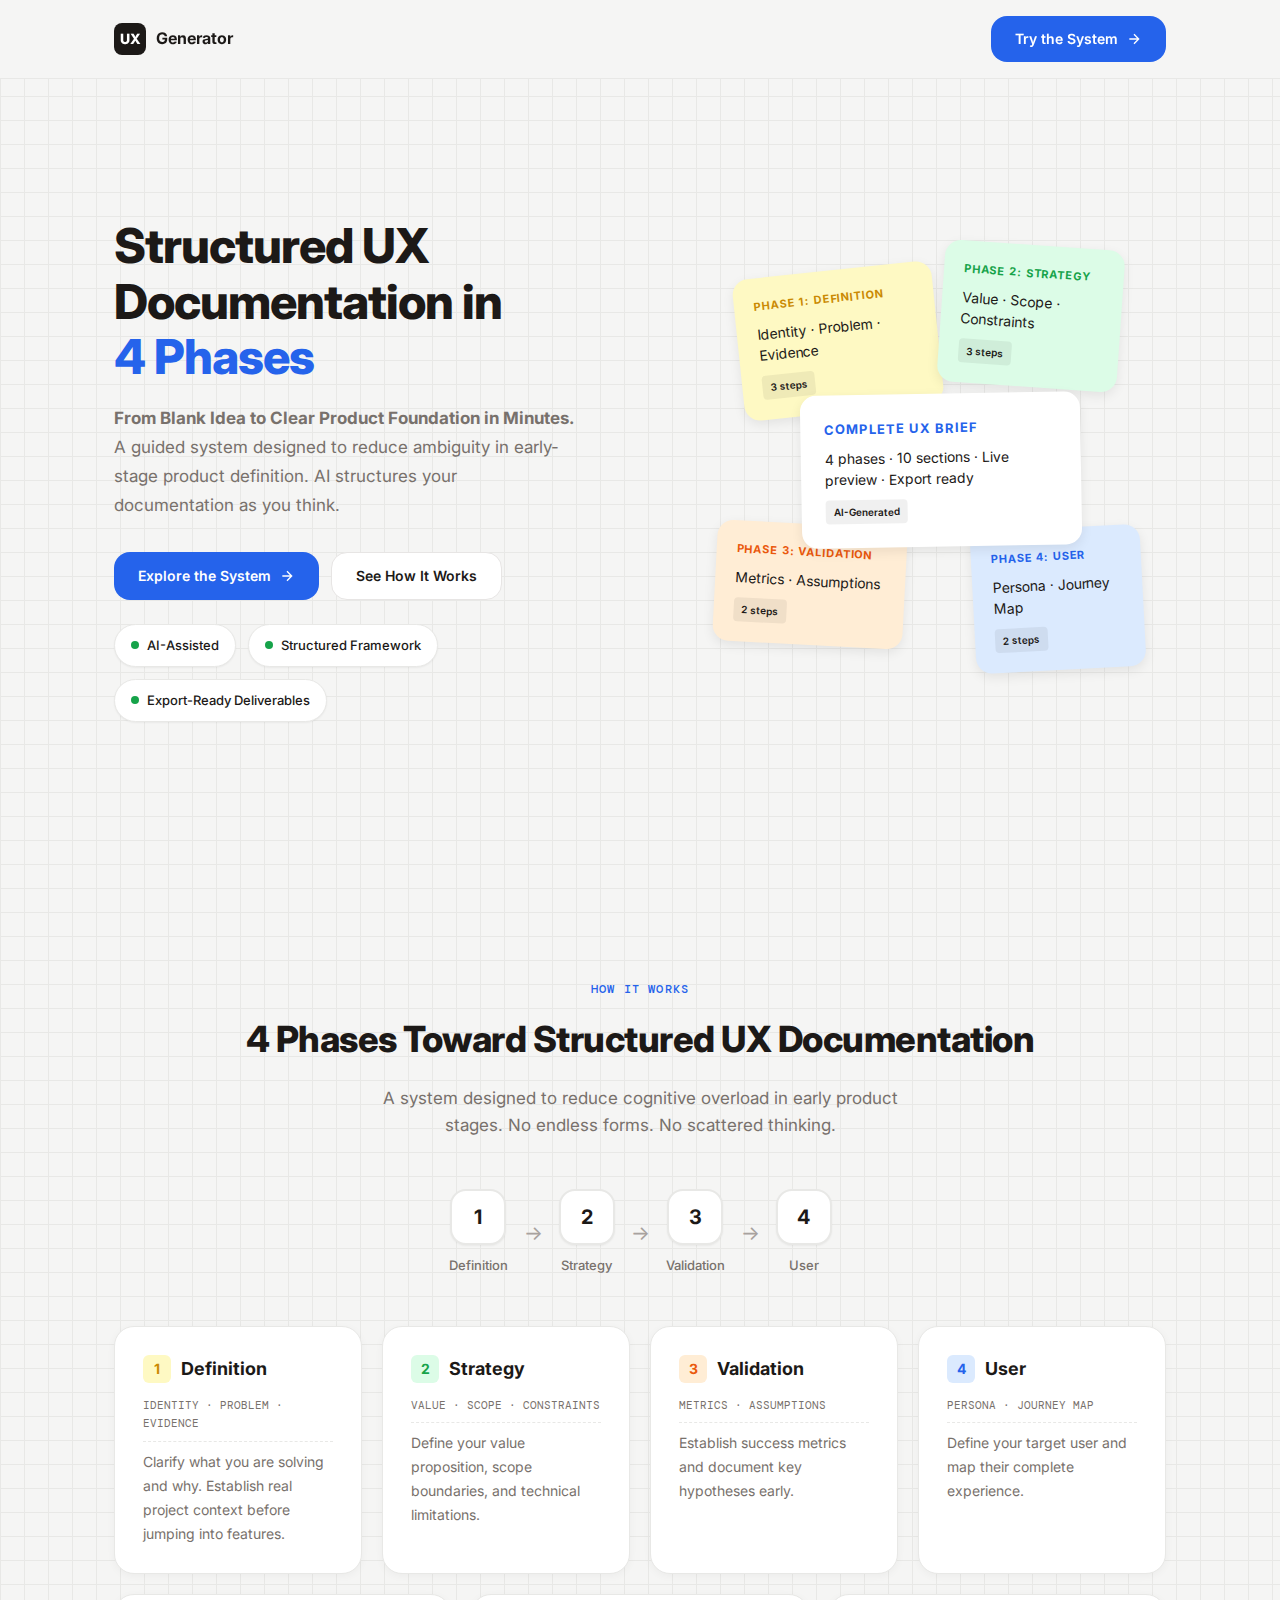
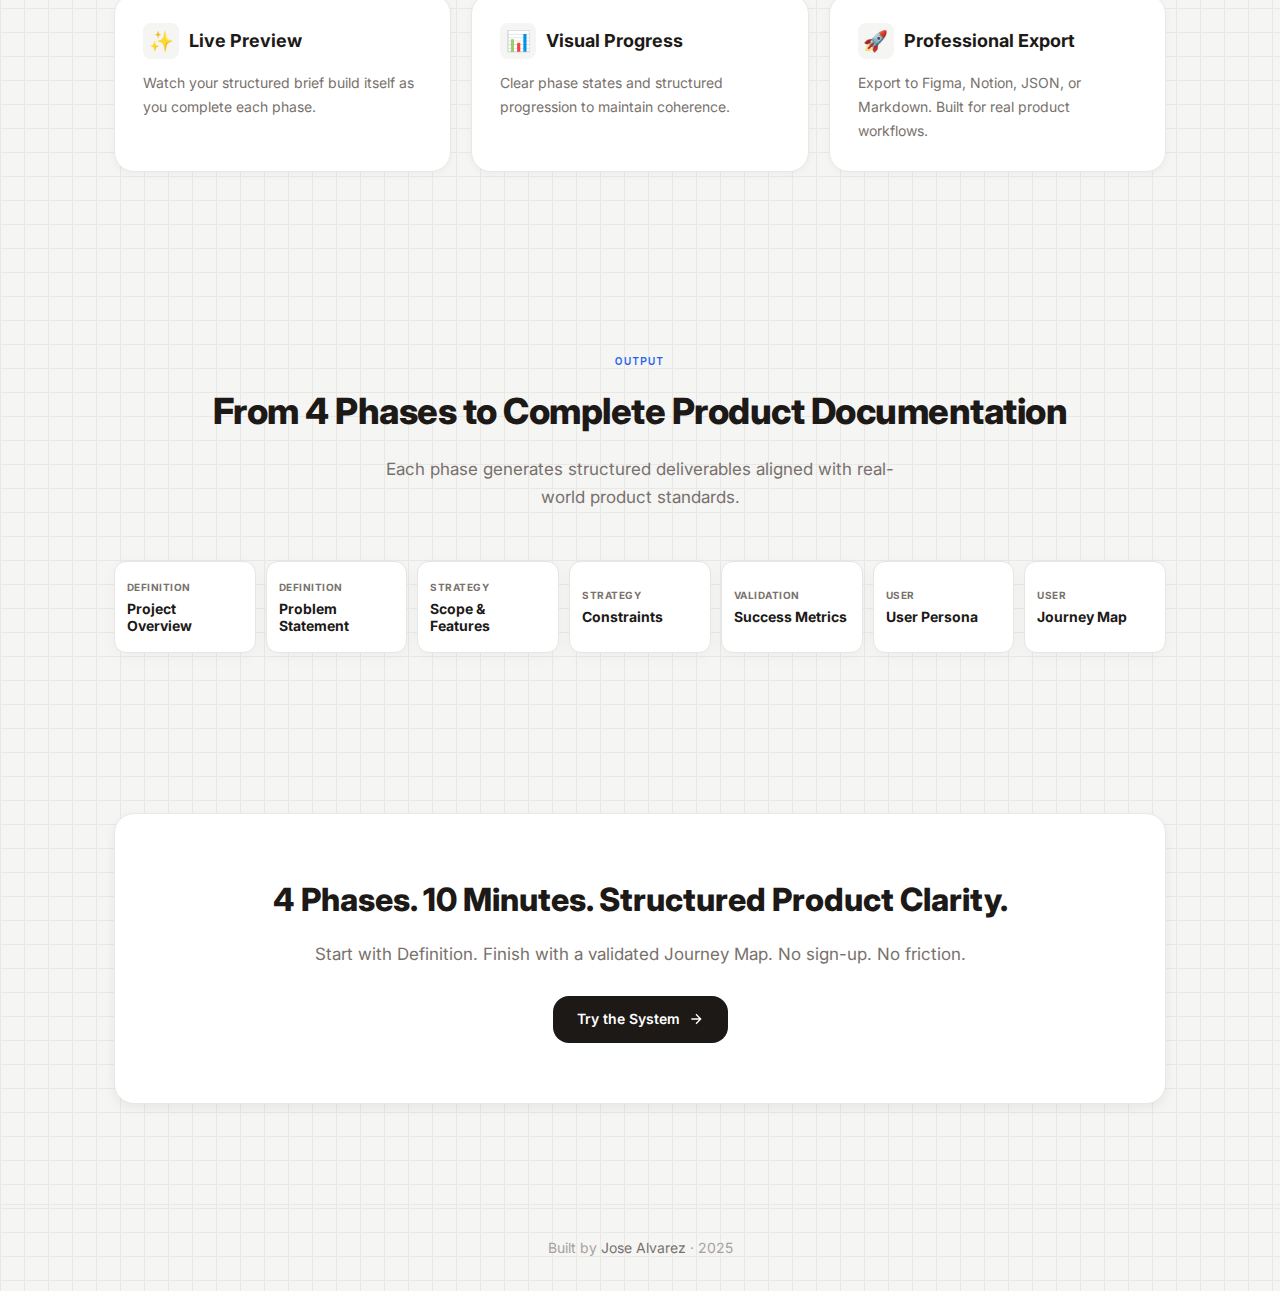
<file: uxgenerative-ordered/landing.html>
<!DOCTYPE html>
<html lang="en">

<head>
  <meta charset="utf-8" />
  <meta name="viewport" content="width=device-width, initial-scale=1" />
  <title>UX Generator - Structured UX Documentation in 4 Phases</title>
  <meta name="description"
    content="From Blank Idea to Clear Product Foundation in Minutes. A guided system designed to reduce ambiguity in early-stage product definition." />
  <link rel="preconnect" href="https://fonts.googleapis.com" />
  <link rel="preconnect" href="https://fonts.gstatic.com" crossorigin />
  <link
    href="https://fonts.googleapis.com/css2?family=DM+Mono:wght@400;500&family=Inter:wght@400;500;600;700;800&display=swap"
    rel="stylesheet" />
  <style>
    :root {
      --bg: #f5f5f4;
      --bg-grid: #e8e8e6;
      --panel: #ffffff;
      --card: #ffffff;
      --card-alt: #fafaf9;
      --inset: #f5f5f4;
      --text: #1c1917;
      --text-muted: #78716c;
      --text-faint: #a8a29e;
      --line: #e7e5e4;
      --line-strong: #d6d3d1;

      --accent: #2563eb;
      --accent-soft: rgba(37, 99, 235, .08);
      --accent-border: rgba(37, 99, 235, .25);

      --success: #16a34a;
      --success-soft: rgba(22, 163, 74, .1);
      --warning: #d97706;
      --error: #dc2626;

      --card-yellow: #fef9c3;
      --card-blue: #dbeafe;
      --card-green: #dcfce7;
      --card-pink: #fce7f3;
      --card-orange: #ffedd5;

      --radius: 16px;
      --radius-sm: 12px;
      --radius-lg: 20px;
      --shadow-sm: 0 1px 2px rgba(0, 0, 0, .05);
      --shadow: 0 4px 12px rgba(0, 0, 0, .08);
      --shadow-lg: 0 12px 40px rgba(0, 0, 0, .12);
      --font-ui: 'Inter', system-ui, -apple-system, sans-serif;
      --font-mono: 'DM Mono', 'Cascadia Code', 'Fira Code', monospace;
    }

    *,
    *::before,
    *::after {
      box-sizing: border-box;
      margin: 0;
      padding: 0;
    }

    html {
      scroll-behavior: smooth;
    }

    body {
      background: var(--bg);
      background-image:
        linear-gradient(var(--bg-grid) 1px, transparent 1px),
        linear-gradient(90deg, var(--bg-grid) 1px, transparent 1px);
      background-size: 24px 24px;
      color: var(--text);
      font-family: var(--font-ui);
      font-size: 16px;
      line-height: 1.6;
      min-height: 100vh;
    }

    /* Container */
    .container {
      max-width: 1100px;
      margin: 0 auto;
      padding: 0 24px;
    }

    /* Nav */
    nav {
      position: fixed;
      top: 0;
      left: 0;
      right: 0;
      z-index: 100;
      padding: 16px 0;
      background: rgba(245, 245, 244, .85);
      backdrop-filter: blur(12px);
      border-bottom: 1px solid var(--bg-grid);
    }

    nav .container {
      display: flex;
      align-items: center;
      justify-content: space-between;
    }

    .logo {
      font-size: 16px;
      font-weight: 700;
      color: var(--text);
      text-decoration: none;
      display: flex;
      align-items: center;
      gap: 10px;
    }

    .logo-icon {
      width: 32px;
      height: 32px;
      background: var(--text);
      border-radius: 8px;
      display: flex;
      align-items: center;
      justify-content: center;
      font-size: 14px;
      color: white;
      font-weight: 800;
    }

    /* Buttons */
    .btn {
      display: inline-flex;
      align-items: center;
      gap: 8px;
      padding: 12px 24px;
      border-radius: var(--radius);
      font-family: var(--font-ui);
      font-size: 14px;
      font-weight: 600;
      text-decoration: none;
      cursor: pointer;
      border: none;
      transition: all .2s;
    }

    .btn-primary {
      background: var(--accent);
      color: white;
    }

    .btn-primary:hover {
      transform: translateY(-2px);
      box-shadow: 0 8px 24px rgba(37, 99, 235, .25);
      background: #1d4ed8;
    }

    .btn-secondary {
      background: var(--card);
      color: var(--text);
      border: 1px solid var(--line);
    }

    .btn-secondary:hover {
      border-color: var(--text-muted);
      background: var(--inset);
    }

    .btn svg {
      width: 16px;
      height: 16px;
    }

    /* Hero */
    .hero {
      min-height: 100vh;
      display: flex;
      align-items: center;
      padding: 120px 0 80px;
      position: relative;
    }

    .hero-content {
      display: grid;
      grid-template-columns: 1.2fr 1fr;
      gap: 60px;
      align-items: center;
    }

    .hero-text h1 {
      font-size: clamp(32px, 4.5vw, 48px);
      font-weight: 800;
      line-height: 1.15;
      letter-spacing: -1px;
      margin-bottom: 20px;
      color: var(--text);
    }

    .hero-text h1 span {
      color: var(--accent);
    }

    .hero-text p {
      font-size: 17px;
      color: var(--text-muted);
      margin-bottom: 32px;
      max-width: 460px;
      line-height: 1.7;
    }

    .hero-cta {
      display: flex;
      gap: 12px;
      flex-wrap: wrap;
    }

    /* Floating Cards (Hero Visual) */
    .hero-visual {
      position: relative;
      height: 500px;
    }

    .float-card {
      position: absolute;
      background: var(--card);
      border-radius: var(--radius);
      padding: 20px;
      box-shadow: var(--shadow);
      transition: transform .3s, box-shadow .3s;
    }

    .float-card:hover {
      box-shadow: var(--shadow-lg);
    }

    .float-card.c1:hover {
      transform: translateY(-4px) rotate(-6deg);
    }

    .float-card.c2:hover {
      transform: translateY(-4px) rotate(4deg);
    }

    .float-card.c3:hover {
      transform: translateY(-4px) rotate(3deg);
    }

    .float-card.c4:hover {
      transform: translateY(-4px) rotate(-3deg);
    }

    .float-card.main:hover {
      transform: translate(-50%, -50%) translateY(-4px) rotate(-1deg);
    }

    .float-card.yellow {
      background: var(--card-yellow);
    }

    .float-card.blue {
      background: var(--card-blue);
    }

    .float-card.green {
      background: var(--card-green);
    }

    .float-card.pink {
      background: var(--card-pink);
    }

    .float-card.orange {
      background: var(--card-orange);
    }

    .float-card h3 {
      font-size: 11px;
      font-weight: 700;
      text-transform: uppercase;
      letter-spacing: .08em;
      color: var(--text-muted);
      margin-bottom: 8px;
    }

    .float-card.yellow h3 {
      color: #ca8a04;
    }

    .float-card.blue h3 {
      color: #2563eb;
    }

    .float-card.green h3 {
      color: #16a34a;
    }

    .float-card.orange h3 {
      color: #ea580c;
    }

    .float-card p {
      font-size: 14px;
      color: var(--text);
      line-height: 1.5;
    }

    .float-card.main {
      width: 280px;
      top: 50%;
      left: 50%;
      transform: translate(-50%, -50%) rotate(-1deg);
      z-index: 3;
      padding: 24px;
    }

    .float-card.main h3 {
      font-size: 13px;
      color: var(--accent);
    }

    .float-card.c1 {
      width: 200px;
      top: 10%;
      left: 5%;
      transform: rotate(-6deg);
      z-index: 1;
    }

    .float-card.c2 {
      width: 180px;
      top: 5%;
      right: 10%;
      transform: rotate(4deg);
      z-index: 2;
    }

    .float-card.c3 {
      width: 190px;
      bottom: 15%;
      left: 0;
      transform: rotate(3deg);
      z-index: 1;
    }

    .float-card.c4 {
      width: 170px;
      bottom: 10%;
      right: 5%;
      transform: rotate(-3deg);
      z-index: 2;
    }

    .card-tag {
      display: inline-block;
      padding: 4px 8px;
      background: rgba(0, 0, 0, .06);
      border-radius: 4px;
      font-size: 10px;
      font-weight: 600;
      margin-top: 10px;
    }

    /* Sections */
    .section {
      padding: 80px 0;
    }

    .section-header {
      text-align: center;
      margin-bottom: 50px;
    }

    .section-label {
      font-family: var(--font-mono);
      font-size: 12px;
      font-weight: 500;
      color: var(--accent);
      letter-spacing: .1em;
      text-transform: uppercase;
      margin-bottom: 12px;
    }

    .section-title {
      font-size: clamp(26px, 3.5vw, 36px);
      font-weight: 800;
      letter-spacing: -.5px;
      margin-bottom: 16px;
    }

    .section-subtitle {
      font-size: 17px;
      color: var(--text-muted);
      max-width: 550px;
      margin: 0 auto;
    }

    /* Board Layout */
    .board {
      display: grid;
      gap: 20px;
      margin-bottom: 20px;
    }

    .phases-board {
      grid-template-columns: repeat(4, 1fr);
    }

    .features-board {
      grid-template-columns: repeat(3, 1fr);
    }

    .board-card {
      background: var(--card);
      border-radius: var(--radius-lg);
      padding: 28px;
      border: 1px solid var(--bg-grid);
      box-shadow: 0 2px 8px rgba(0, 0, 0, 0.04);
      transition: transform .2s, box-shadow .2s;
    }

    .board-card:hover {
      transform: translateY(-4px);
      box-shadow: var(--shadow-lg);
    }

    .board-card.span-2 {
      grid-column: span 2;
    }

    .board-card h3 {
      font-size: 18px;
      font-weight: 700;
      margin: 0;
    }

    .phase-header {
      display: flex;
      align-items: center;
      gap: 10px;
      margin-bottom: 12px;
    }

    .phase-header .icon {
      width: 28px;
      height: 28px;
      border-radius: 6px;
      display: flex;
      align-items: center;
      justify-content: center;
      font-size: 14px;
      font-weight: 700;
    }

    .phase-header .icon.yellow {
      background: var(--card-yellow);
      color: #ca8a04;
    }

    .phase-header .icon.green {
      background: var(--card-green);
      color: #16a34a;
    }

    .phase-header .icon.orange {
      background: var(--card-orange);
      color: #ea580c;
    }

    .phase-header .icon.blue {
      background: var(--card-blue);
      color: #2563eb;
    }

    .phase-meta {
      font-family: var(--font-mono);
      font-size: 11px !important;
      text-transform: uppercase;
      color: var(--text-muted) !important;
      margin-bottom: 8px;
      padding-bottom: 8px;
      border-bottom: 1px dashed var(--bg-grid);
    }

    .feature-header {
      display: flex;
      align-items: center;
      gap: 10px;
      margin-bottom: 12px;
    }

    .feature-header .emoji {
      font-size: 20px;
      display: flex;
      align-items: center;
      justify-content: center;
      width: 36px;
      height: 36px;
      background: var(--bg);
      border-radius: 8px;
    }

    .board-card p {
      font-size: 14px;
      color: var(--text-muted);
      line-height: 1.7;
    }

    /* Flow */
    .flow {
      display: flex;
      justify-content: center;
      align-items: center;
      gap: 16px;
      flex-wrap: wrap;
      margin: 50px 0;
    }

    .flow-step {
      display: flex;
      flex-direction: column;
      align-items: center;
      gap: 10px;
    }

    .flow-num {
      width: 56px;
      height: 56px;
      background: var(--card);
      border: 2px solid var(--bg-grid);
      border-radius: 16px;
      display: flex;
      align-items: center;
      justify-content: center;
      font-size: 20px;
      font-weight: 700;
      box-shadow: var(--shadow-sm);
    }

    .flow-step span {
      font-size: 13px;
      font-weight: 500;
      color: var(--text-muted);
    }

    .flow-arrow {
      font-size: 20px;
      color: var(--text-faint);
    }

    /* Output Cards */
    .output-grid {
      display: flex;
      flex-wrap: nowrap;
      justify-content: center;
      gap: 10px;
      margin-top: 40px;
    }

    .output-card {
      background: #ffffff;
      border-radius: var(--radius-sm);
      padding: 16px 12px;
      width: 147px;
      height: 92px;
      display: flex;
      flex-direction: column;
      align-items: flex-start;
      justify-content: center;
      text-align: left;
      box-shadow: 0 4px 16px rgba(0, 0, 0, 0.03);
      border: 1px solid var(--line);
      transition: all .2s;
      flex-shrink: 1;
    }

    .output-card:hover {
      border-color: var(--accent-border);
      box-shadow: var(--shadow);
      transform: translateY(-2px);
    }

    .output-card .phase-name {
      font-size: 10px;
      font-weight: 700;
      color: var(--text-muted);
      margin-bottom: 6px;
      text-transform: uppercase;
      letter-spacing: .05em;
    }

    .output-card h4 {
      font-size: 14px;
      font-weight: 700;
      line-height: 1.2;
      color: var(--text);
    }

    /* CTA Section */
    .cta-section {
      padding: 80px 0 100px;
    }

    .cta-card {
      background: var(--card);
      color: var(--text);
      border-radius: var(--radius-lg);
      padding: 60px;
      text-align: center;
      position: relative;
      border: 1px solid var(--bg-grid);
      box-shadow: 0 4px 12px rgba(0, 0, 0, 0.06);
    }

    .cta-card h2 {
      font-size: 32px;
      font-weight: 800;
      margin-bottom: 16px;
      position: relative;
    }

    .cta-card p {
      font-size: 17px;
      color: var(--text-muted);
      margin-bottom: 28px;
      position: relative;
    }

    .cta-card .btn {
      position: relative;
      background: var(--text);
      color: white;
    }

    .cta-card .btn:hover {
      transform: translateY(-2px);
      box-shadow: var(--shadow-lg);
    }

    /* Footer */
    footer {
      border-top: 1px solid var(--bg-grid);
      padding: 32px 0;
      text-align: center;
    }

    footer p {
      font-size: 14px;
      color: var(--text-faint);
    }

    footer a {
      color: var(--text-muted);
      text-decoration: none;
    }

    footer a:hover {
      color: var(--accent);
    }

    .hero-actions-wrapper {
      display: flex;
      align-items: center;
      gap: 24px;
      flex-wrap: wrap;
    }

    /* Stack badges */
    .stack {
      display: flex;
      justify-content: flex-start;
      gap: 12px;
      flex-wrap: wrap;
    }

    .stack-badge {
      display: flex;
      align-items: center;
      gap: 8px;
      padding: 10px 16px;
      background: var(--card);
      border: 1px solid var(--bg-grid);
      border-radius: 100px;
      font-size: 13px;
      font-weight: 500;
      box-shadow: var(--shadow-sm);
    }

    .stack-badge .dot {
      width: 8px;
      height: 8px;
      border-radius: 50%;
      background: var(--success);
    }

    /* Responsive */
    @media (max-width: 900px) {
      .hero-content {
        grid-template-columns: 1fr;
        text-align: center;
      }

      .hero-text p {
        margin-left: auto;
        margin-right: auto;
      }

      .hero-actions-wrapper {
        justify-content: center;
      }

      .hero-cta {
        justify-content: center;
      }

      .stack {
        justify-content: center;
      }

      .hero-visual {
        display: none;
      }

      .phases-board {
        grid-template-columns: repeat(2, 1fr);
      }

      .features-board {
        grid-template-columns: 1fr;
      }

      .board-card.span-2 {
        grid-column: span 1;
      }
    }

    @media (max-width: 600px) {
      .hero {
        padding: 100px 0 60px;
        min-height: auto;
      }

      nav .container {
        padding: 0 16px;
      }

      nav .logo {
        font-size: 14px;
      }

      nav .logo-icon {
        width: 28px;
        height: 28px;
        font-size: 12px;
        border-radius: 6px;
      }

      nav .btn {
        padding: 8px 14px;
        font-size: 13px;
      }

      nav .btn svg {
        display: none;
      }

      .section {
        padding: 60px 0;
      }

      .flow {
        display: grid;
        grid-template-columns: 1fr 1fr;
        gap: 20px;
        text-align: center;
      }

      .flow-arrow {
        display: none;
      }

      .phases-board {
        grid-template-columns: 1fr;
      }

      .cta-card {
        padding: 40px 24px;
      }

      .output-grid {
        justify-content: flex-start;
        overflow-x: auto;
        padding-bottom: 20px;
        scroll-snap-type: x mandatory;
        scrollbar-width: none;
        -ms-overflow-style: none;
        margin-left: -24px;
        margin-right: -24px;
        padding-left: 24px;
        padding-right: 24px;
      }

      .output-grid::-webkit-scrollbar {
        display: none;
      }

      .output-card {
        flex: 0 0 160px;
        scroll-snap-align: start;
      }
    }
  </style>
</head>

<body>

  <!-- Nav -->
  <nav>
    <div class="container">
      <a href="#" class="logo">
        <div class="logo-icon">UX</div>
        Generator
      </a>
      <a href="app.html" class="btn btn-primary">
        Try the System
        <svg viewBox="0 0 24 24" fill="none" stroke="currentColor" stroke-width="2">
          <path d="M5 12h14M12 5l7 7-7 7" />
        </svg>
      </a>
    </div>
  </nav>

  <!-- Hero -->
  <section class="hero">
    <div class="container">
      <div class="hero-content">
        <div class="hero-text">
          <h1>Structured UX Documentation in <br><span>4 Phases</span></h1>
          <p><strong>From Blank Idea to Clear Product Foundation in Minutes.</strong><br>A guided system designed to
            reduce ambiguity in early-stage product definition. AI structures your documentation as you think.</p>

          <div class="hero-actions-wrapper">
            <div class="hero-cta">
              <a href="app.html" class="btn btn-primary">
                Explore the System
                <svg viewBox="0 0 24 24" fill="none" stroke="currentColor" stroke-width="2">
                  <path d="M5 12h14M12 5l7 7-7 7" />
                </svg>
              </a>
              <a href="#como-funciona" class="btn btn-secondary">
                See How It Works
              </a>
            </div>

            <div class="stack">
              <div class="stack-badge"><span class="dot"></span> AI-Assisted</div>
              <div class="stack-badge"><span class="dot"></span> Structured Framework</div>
              <div class="stack-badge"><span class="dot"></span> Export-Ready Deliverables</div>
            </div>
          </div>
        </div>

        <div class="hero-visual">
          <!-- Floating cards - Fases -->
          <div class="float-card yellow c1">
            <h3>Phase 1: Definition</h3>
            <p>Identity &middot; Problem &middot; Evidence</p>
            <div class="card-tag">3 steps</div>
          </div>

          <div class="float-card green c2">
            <h3>Phase 2: Strategy</h3>
            <p>Value &middot; Scope &middot; Constraints</p>
            <div class="card-tag">3 steps</div>
          </div>

          <div class="float-card main">
            <h3>Complete UX Brief</h3>
            <p>4 phases &middot; 10 sections &middot; Live preview &middot; Export ready</p>
            <div class="card-tag">AI-Generated</div>
          </div>

          <div class="float-card orange c3">
            <h3>Phase 3: Validation</h3>
            <p>Metrics &middot; Assumptions</p>
            <div class="card-tag">2 steps</div>
          </div>

          <div class="float-card blue c4">
            <h3>Phase 4: User</h3>
            <p>Persona &middot; Journey Map</p>
            <div class="card-tag">2 steps</div>
          </div>
        </div>
      </div>
    </div>
  </section>

  <!-- How it works -->
  <section class="section" id="como-funciona">
    <div class="container">
      <div class="section-header">
        <p class="section-label">HOW IT WORKS</p>
        <h2 class="section-title">4 Phases Toward Structured UX Documentation</h2>
        <p class="section-subtitle">A system designed to reduce cognitive overload in early product stages. No endless
          forms. No scattered thinking.</p>
      </div>

      <div class="flow">
        <div class="flow-step">
          <div class="flow-num">1</div>
          <span>Definition</span>
        </div>
        <div class="flow-arrow">→</div>
        <div class="flow-step">
          <div class="flow-num">2</div>
          <span>Strategy</span>
        </div>
        <div class="flow-arrow">→</div>
        <div class="flow-step">
          <div class="flow-num">3</div>
          <span>Validation</span>
        </div>
        <div class="flow-arrow">→</div>
        <div class="flow-step">
          <div class="flow-num">4</div>
          <span>User</span>
        </div>
      </div>

      <div class="board phases-board">
        <div class="board-card phase-card">
          <div class="phase-header">
            <span class="icon yellow">1</span>
            <h3>Definition</h3>
          </div>
          <p class="phase-meta">Identity &middot; Problem &middot; Evidence</p>
          <p>Clarify what you are solving and why. Establish real project context before jumping into features.</p>
        </div>
        <div class="board-card phase-card">
          <div class="phase-header">
            <span class="icon green">2</span>
            <h3>Strategy</h3>
          </div>
          <p class="phase-meta">Value &middot; Scope &middot; Constraints</p>
          <p>Define your value proposition, scope boundaries, and technical limitations.</p>
        </div>
        <div class="board-card phase-card">
          <div class="phase-header">
            <span class="icon orange">3</span>
            <h3>Validation</h3>
          </div>
          <p class="phase-meta">Metrics &middot; Assumptions</p>
          <p>Establish success metrics and document key hypotheses early.</p>
        </div>
        <div class="board-card phase-card">
          <div class="phase-header">
            <span class="icon blue">4</span>
            <h3>User</h3>
          </div>
          <p class="phase-meta">Persona &middot; Journey Map</p>
          <p>Define your target user and map their complete experience.</p>
        </div>
      </div>

      <div class="board features-board">
        <div class="board-card feature-card">
          <div class="feature-header">
            <span class="emoji">✨</span>
            <h3>Live Preview</h3>
          </div>
          <p>Watch your structured brief build itself as you complete each phase.</p>
        </div>
        <div class="board-card feature-card">
          <div class="feature-header">
            <span class="emoji">📊</span>
            <h3>Visual Progress</h3>
          </div>
          <p>Clear phase states and structured progression to maintain coherence.</p>
        </div>
        <div class="board-card feature-card">
          <div class="feature-header">
            <span class="emoji">🚀</span>
            <h3>Professional Export</h3>
          </div>
          <p>Export to Figma, Notion, JSON, or Markdown. Built for real product workflows.</p>
        </div>
      </div>
    </div>
  </section>

  <!-- Output -->
  <section class="section">
    <div class="container">
      <div class="section-header">
        <p class="section-label">OUTPUT</p>
        <h2 class="section-title">From 4 Phases to Complete Product Documentation</h2>
        <p class="section-subtitle">Each phase generates structured deliverables aligned with real-world product
          standards.</p>
      </div>

      <div class="output-grid">
        <div class="output-card phase-1">
          <p class="phase-name">Definition</p>
          <h4>Project Overview</h4>
        </div>
        <div class="output-card phase-1">
          <p class="phase-name">Definition</p>
          <h4>Problem Statement</h4>
        </div>
        <div class="output-card phase-2">
          <p class="phase-name">Strategy</p>
          <h4>Scope & Features</h4>
        </div>
        <div class="output-card phase-2">
          <p class="phase-name">Strategy</p>
          <h4>Constraints</h4>
        </div>
        <div class="output-card phase-3">
          <p class="phase-name">Validation</p>
          <h4>Success Metrics</h4>
        </div>
        <div class="output-card phase-4">
          <p class="phase-name">User</p>
          <h4>User Persona</h4>
        </div>
        <div class="output-card phase-4">
          <p class="phase-name">User</p>
          <h4>Journey Map</h4>
        </div>
      </div>
    </div>
  </section>

  <!-- CTA -->
  <section class="cta-section">
    <div class="container">
      <div class="cta-card">
        <h2>4 Phases. 10 Minutes. Structured Product Clarity.</h2>
        <p>Start with Definition. Finish with a validated Journey Map. No sign-up. No friction.</p>
        <a href="app.html" class="btn btn-primary">
          Try the System
          <svg viewBox="0 0 24 24" fill="none" stroke="currentColor" stroke-width="2">
            <path d="M5 12h14M12 5l7 7-7 7" />
          </svg>
        </a>
      </div>
    </div>
  </section>

  <!-- Footer -->
  <footer>
    <div class="container">
      <p>Built by <a href="https://github.com/josealvarez" target="_blank">Jose Alvarez</a> &middot; 2025</p>
    </div>
  </footer>

</body>

</html>
</file>
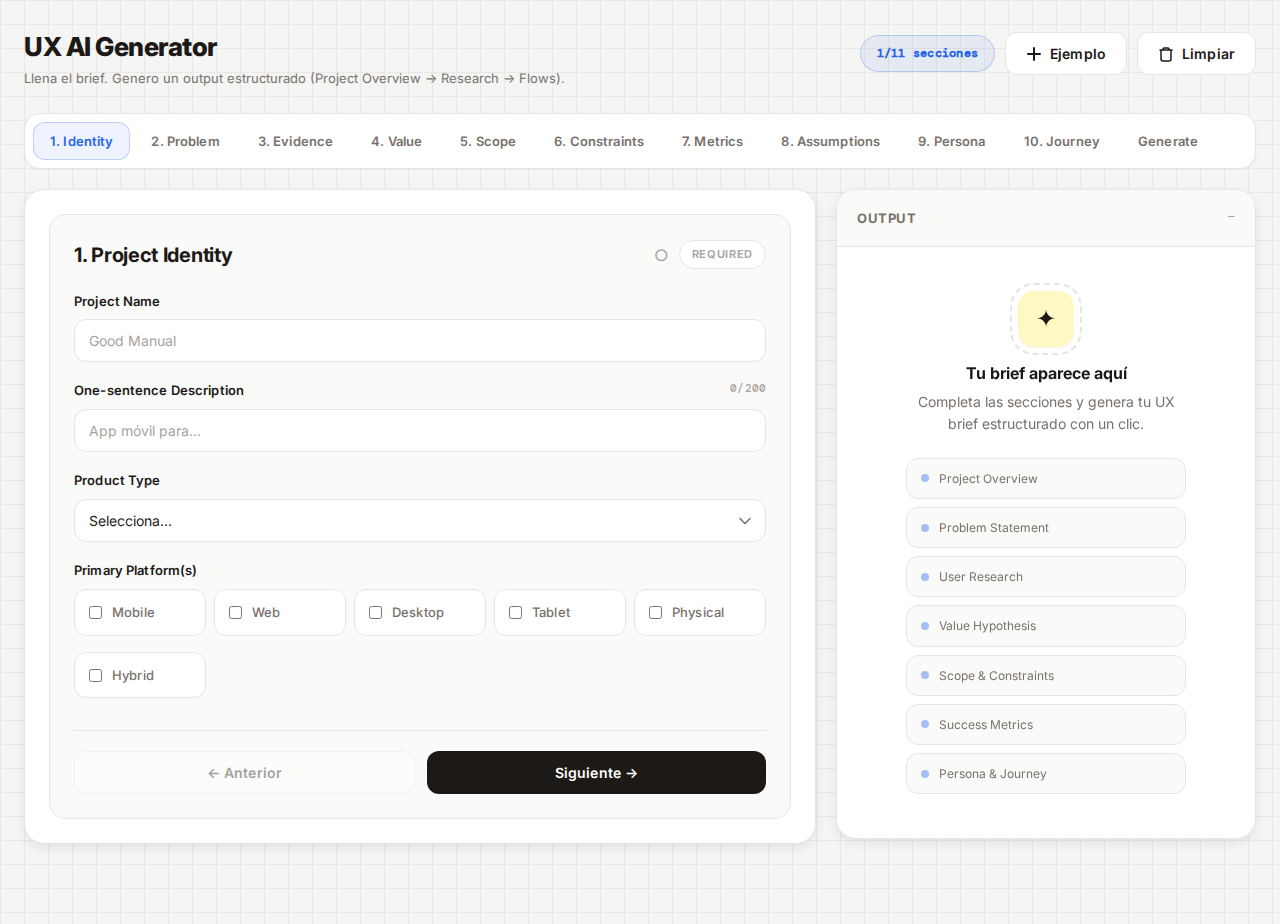
<file: webapp/app.html>
<!DOCTYPE html>
<html lang="es">
<head>
  <meta charset="utf-8" />
  <meta name="viewport" content="width=device-width,initial-scale=1" />
  <title>UX Output Form</title>
  <link rel="stylesheet" href="./styles.css" />
</head>
<body>
  <div class="container">
    <div class="header">
      <div>
        <h1>UX AI Generator</h1>
        <p class="sub">Llena el brief. Genero un output estructurado (Project Overview → Research → Flows).</p>
      </div>
      <div class="header-actions">
        <div class="progress-badge" id="progressBadge">
          <span class="progress-text">0/10 secciones</span>
        </div>
        <button type="button" class="btn secondary" id="loadExampleBtn" title="Cargar ejemplo">
          <svg width="16" height="16" viewBox="0 0 16 16" fill="none">
            <path d="M8 2v12M2 8h12" stroke="currentColor" stroke-width="2" stroke-linecap="round"/>
          </svg>
          Ejemplo
        </button>
        <button type="button" class="btn secondary" id="clearDraftBtn" title="Limpiar borrador guardado">
          <svg width="16" height="16" viewBox="0 0 16 16" fill="none">
            <path d="M2 4h12M5 4V3a1 1 0 0 1 1-1h4a1 1 0 0 1 1 1v1m2 0v9a2 2 0 0 1-2 2H5a2 2 0 0 1-2-2V4h10z" stroke="currentColor" stroke-width="1.5" stroke-linecap="round"/>
          </svg>
          Limpiar
        </button>
      </div>
    </div>

    <!-- TABS NAVIGATION -->
    <nav class="tabs-nav" id="tabsNav">
      <button type="button" class="tab active" data-section="1">1. Identity</button>
      <button type="button" class="tab" data-section="2">2. Problem</button>
      <button type="button" class="tab" data-section="3">3. Evidence</button>
      <button type="button" class="tab" data-section="4">4. Value</button>
      <button type="button" class="tab" data-section="5">5. Scope</button>
      <button type="button" class="tab" data-section="6">6. Constraints</button>
      <button type="button" class="tab" data-section="7">7. Metrics</button>
      <button type="button" class="tab" data-section="8">8. Assumptions</button>
      <button type="button" class="tab" data-section="9">9. Persona</button>
      <button type="button" class="tab" data-section="10">10. Journey</button>
      <button type="button" class="tab" data-section="11">Generate</button>
    </nav>

    <div class="shell">

      <!-- LEFT: FORM -->
      <section class="panel">
        <div class="panel-inner">
          <form id="uxForm" novalidate>

            <!-- 1. PROJECT IDENTITY -->
            <div class="card active" data-section="1">
              <div class="card-title">
                <h2>1. Project Identity</h2>
                <div class="card-meta">
                  <span class="section-status" data-status="incomplete">○</span>
                  <span class="req">Required</span>
                </div>
              </div>

              <div class="field">
                <label for="projectName">Project Name</label>
                <input class="input" id="projectName" name="projectName" required placeholder="Good Manual" />
              </div>

              <div class="field">
                <label for="oneSentence">One-sentence Description <span class="char-counter" data-max="200">0/200</span></label>
                <input class="input" id="oneSentence" name="oneSentence" maxlength="200" required placeholder="App móvil para..." />
              </div>

              <div class="field">
                <label for="productType">Product Type</label>
                <select id="productType" name="productType" required>
                  <option value="" selected disabled>Selecciona…</option>
                  <option value="App">App</option>
                  <option value="Platform">Platform</option>
                  <option value="Service">Service</option>
                  <option value="Tool">Tool</option>
                  <option value="Hardware">Hardware</option>
                  <option value="Hybrid">Hybrid</option>
                </select>
              </div>

              <div class="field">
                <label>Primary Platform(s)</label>
                <div class="checkbox-grid" id="primaryPlatformsContainer">
                  <label class="checkbox-item"><input type="checkbox" name="primaryPlatforms" value="Mobile" /><span>Mobile</span></label>
                  <label class="checkbox-item"><input type="checkbox" name="primaryPlatforms" value="Web" /><span>Web</span></label>
                  <label class="checkbox-item"><input type="checkbox" name="primaryPlatforms" value="Desktop" /><span>Desktop</span></label>
                  <label class="checkbox-item"><input type="checkbox" name="primaryPlatforms" value="Tablet" /><span>Tablet</span></label>
                  <label class="checkbox-item"><input type="checkbox" name="primaryPlatforms" value="Physical" /><span>Physical</span></label>
                  <label class="checkbox-item"><input type="checkbox" name="primaryPlatforms" value="Hybrid" /><span>Hybrid</span></label>
                </div>
              </div>

              <input type="hidden" name="status" value="Draft" />

              <div class="section-nav">
                <button type="button" class="btn secondary" data-nav="prev" disabled>← Anterior</button>
                <button type="button" class="btn" data-nav="next">Siguiente →</button>
              </div>
            </div>

            <!-- 2. PROBLEM & CONTEXT -->
            <div class="card" data-section="2">
              <div class="card-title">
                <h2>2. Problem & Context</h2>
                <div class="card-meta">
                  <span class="section-status" data-status="incomplete">○</span>
                  <span class="req">Required</span>
                </div>
              </div>

              <div class="field">
                <label for="realWorldSituation">Real-world situation</label>
                <textarea id="realWorldSituation" name="realWorldSituation" required placeholder="¿Qué está pasando hoy? ¿Quién lo vive? ¿Con qué frecuencia?"></textarea>
              </div>

              <div class="field">
                <label for="whatGoesWrong">What goes wrong?</label>
                <textarea id="whatGoesWrong" name="whatGoesWrong" required placeholder="¿Qué falla y qué consecuencias tiene? (tiempo, costos, frustración)"></textarea>
              </div>

              <div class="field">
                <label for="currentWorkarounds">Current workarounds</label>
                <textarea id="currentWorkarounds" name="currentWorkarounds" required placeholder="¿Qué hacen hoy? ¿Qué herramientas usan? ¿Por qué no funciona?"></textarea>
              </div>

              <div class="section-nav">
                <button type="button" class="btn secondary" data-nav="prev">← Anterior</button>
                <button type="button" class="btn" data-nav="next">Siguiente →</button>
              </div>
            </div>

            <!-- 3. USER EVIDENCE -->
            <div class="card" data-section="3">
              <div class="card-title">
                <h2>3. User Evidence</h2>
                <div class="card-meta">
                  <span class="section-status" data-status="incomplete">○</span>
                  <span class="req">Required</span>
                </div>
              </div>

              <div class="field">
                <label for="userRoleContext">User role & context (not persona)</label>
                <input class="input" id="userRoleContext" name="userRoleContext" required placeholder='Ej: "Técnicos aeronáuticos en hangar..."' />
              </div>

              <div class="field">
                <label for="tryingToAccomplish">What they're trying to accomplish</label>
                <textarea id="tryingToAccomplish" name="tryingToAccomplish" required placeholder="Objetivo + por qué importa"></textarea>
              </div>

              <div class="field">
                <label>Research backing</label>
                <div class="radio-list">
                  <label class="radio"><input type="checkbox" name="researchBacking" value="User interviews" /><span>User interviews (n=__)</span></label>
                  <label class="radio"><input type="checkbox" name="researchBacking" value="Surveys/Analytics" /><span>Surveys/Analytics (n=__)</span></label>
                  <label class="radio"><input type="checkbox" name="researchBacking" value="Observation/Desk research" /><span>Observation/Desk research</span></label>
                  <label class="radio"><input type="checkbox" name="researchBacking" value="No research yet (hypothesis)" /><span>No research yet (hypothesis)</span></label>
                </div>
                <label for="researchBackingDetails" style="margin-top: 14px; display: block;">Details</label>
                <textarea id="researchBackingDetails" name="researchBackingDetails" required placeholder="Key findings or quotes (incluye n= si aplica)"></textarea>
              </div>

              <div class="section-nav">
                <button type="button" class="btn secondary" data-nav="prev">← Anterior</button>
                <button type="button" class="btn" data-nav="next">Siguiente →</button>
              </div>
            </div>

            <!-- 4. VALUE HYPOTHESIS -->
            <div class="card" data-section="4">
              <div class="card-title">
                <h2>4. Value Hypothesis</h2>
                <div class="card-meta">
                  <span class="section-status" data-status="incomplete">○</span>
                  <span class="req">Required</span>
                </div>
              </div>

              <div class="field">
                <label for="desiredOutcome">Desired outcome (outcome + indicator)</label>
                <textarea id="desiredOutcome" name="desiredOutcome" required placeholder="¿Cómo sería mejor? ¿Cómo sabría el usuario que funcionó?"></textarea>
              </div>

              <div class="field">
                <label for="whyUseThis">Why they'd use this</label>
                <textarea id="whyUseThis" name="whyUseThis" required placeholder="Core value prop + cambio de comportamiento esperado"></textarea>
              </div>

              <div class="field">
                <label for="productGoals">Product Goals (pick 2-3, bullets)</label>
                <textarea id="productGoals" name="productGoals" required placeholder="• Reducir tiempo de X a Y&#10;• Aumentar visibilidad de Z"></textarea>
              </div>

              <div class="section-nav">
                <button type="button" class="btn secondary" data-nav="prev">← Anterior</button>
                <button type="button" class="btn" data-nav="next">Siguiente →</button>
              </div>
            </div>

            <!-- 5. SCOPE -->
            <div class="card" data-section="5">
              <div class="card-title">
                <h2>5. Scope</h2>
                <div class="card-meta">
                  <span class="section-status" data-status="incomplete">○</span>
                  <span class="req">Required</span>
                </div>
              </div>

              <div class="field">
                <label for="mustHaveFeatures">Must-Have Features (3-5 bullets)</label>
                <textarea id="mustHaveFeatures" name="mustHaveFeatures" required placeholder="• ..."></textarea>
              </div>

              <div class="field">
                <label for="niceToHave">Nice-to-Have <span style="color:var(--text-faint);font-weight:400">(optional)</span></label>
                <textarea id="niceToHave" name="niceToHave" placeholder="• ..."></textarea>
              </div>

              <div class="field">
                <label for="outOfScope">Out of Scope <span style="color:var(--text-faint);font-weight:400">(optional)</span></label>
                <textarea id="outOfScope" name="outOfScope" placeholder="• ..."></textarea>
              </div>

              <div class="section-nav">
                <button type="button" class="btn secondary" data-nav="prev">← Anterior</button>
                <button type="button" class="btn" data-nav="next">Siguiente →</button>
              </div>
            </div>

            <!-- 6. CONSTRAINTS -->
            <div class="card" data-section="6">
              <div class="card-title">
                <h2>6. Constraints</h2>
                <div class="card-meta">
                  <span class="section-status" data-status="incomplete">○</span>
                  <span class="req">Required</span>
                </div>
              </div>

              <div class="field">
                <label for="technicalPlatformConstraints">Technical & Platform</label>
                <textarea id="technicalPlatformConstraints" name="technicalPlatformConstraints" required placeholder="Limitaciones técnicas, devices, APIs, performance needs"></textarea>
              </div>

              <div class="field">
                <label for="businessTimelineConstraints">Business & Timeline</label>
                <textarea id="businessTimelineConstraints" name="businessTimelineConstraints" required placeholder="Budget, equipo, deadlines, stakeholders"></textarea>
              </div>

              <div class="field">
                <label for="adoptionRisks">Adoption Risks</label>
                <textarea id="adoptionRisks" name="adoptionRisks" required placeholder="Barriers, competencia, resistencia al cambio"></textarea>
              </div>

              <div class="section-nav">
                <button type="button" class="btn secondary" data-nav="prev">← Anterior</button>
                <button type="button" class="btn" data-nav="next">Siguiente →</button>
              </div>
            </div>

            <!-- 7. SUCCESS METRICS -->
            <div class="card" data-section="7">
              <div class="card-title">
                <h2>7. Success Metrics</h2>
                <div class="card-meta">
                  <span class="section-status" data-status="incomplete">○</span>
                  <span class="req">Required</span>
                </div>
              </div>

              <div class="field">
                <label for="keyMetrics">Key Metrics (2-4)</label>
                <textarea id="keyMetrics" name="keyMetrics" required placeholder="Task completion: 45% → 80% en Q1&#10;Weekly retention: Target 60%"></textarea>
              </div>

              <div class="section-nav">
                <button type="button" class="btn secondary" data-nav="prev">← Anterior</button>
                <button type="button" class="btn" data-nav="next">Siguiente →</button>
              </div>
            </div>

            <!-- 8. ASSUMPTIONS CHECK -->
            <div class="card" data-section="8">
              <div class="card-title">
                <h2>8. Assumptions Check</h2>
                <div class="card-meta">
                  <span class="section-status" data-status="incomplete">○</span>
                  <span class="req">Required</span>
                </div>
              </div>

              <div class="field">
                <label for="facts">What you KNOW (facts) — include source</label>
                <textarea id="facts" name="facts" required placeholder="Hechos confirmados + fuente"></textarea>
              </div>

              <div class="field">
                <label for="assumptions">What you ASSUME</label>
                <textarea id="assumptions" name="assumptions" required placeholder="Hipótesis clave que podrían ser falsas"></textarea>
              </div>

              <div class="field">
                <label for="needsValidation">What needs validation</label>
                <input class="input" id="needsValidation" name="needsValidation" required placeholder="Qué validar antes/después de diseñar" />
              </div>

              <div class="section-nav">
                <button type="button" class="btn secondary" data-nav="prev">← Anterior</button>
                <button type="button" class="btn" data-nav="next">Siguiente →</button>
              </div>
            </div>

            <!-- 9. PERSONA ESSENTIALS -->
            <div class="card" data-section="9">
              <div class="card-title">
                <h2>9. Persona Essentials</h2>
                <div class="card-meta">
                  <span class="section-status" data-status="incomplete">○</span>
                  <span class="req">Required</span>
                </div>
              </div>

              <div class="field">
                <label for="ageOccupation">Age range & Occupation</label>
                <input class="input" id="ageOccupation" name="ageOccupation" required placeholder="25–35, Técnico de mantenimiento..." />
              </div>

              <div class="field">
                <label for="techProficiency">Tech proficiency</label>
                <select id="techProficiency" name="techProficiency" required>
                  <option value="" selected disabled>Selecciona…</option>
                  <option value="Savvy">Savvy</option>
                  <option value="Comfortable">Comfortable</option>
                  <option value="Basic">Basic</option>
                </select>
              </div>

              <div class="field">
                <label for="mainMotivations">Main motivations</label>
                <input class="input" id="mainMotivations" name="mainMotivations" required placeholder="Seguridad, rapidez, precisión..." />
              </div>

              <div class="field">
                <label for="dailyRoutineSnapshot">Daily routine snapshot</label>
                <textarea id="dailyRoutineSnapshot" name="dailyRoutineSnapshot" required placeholder="¿Cómo es un día típico donde aparece este problema?"></textarea>
              </div>

              <div class="section-nav">
                <button type="button" class="btn secondary" data-nav="prev">← Anterior</button>
                <button type="button" class="btn" data-nav="next">Siguiente →</button>
              </div>
            </div>

            <!-- 10. JOURNEY STAGES -->
            <div class="card" data-section="10">
              <div class="card-title">
                <h2>10. Journey Stages</h2>
                <div class="card-meta">
                  <span class="section-status" data-status="incomplete">○</span>
                  <span class="req">Required</span>
                </div>
              </div>

              <div class="field">
                <label for="numStages">Number of stages (default 3)</label>
                <input class="input" type="number" id="numStages" name="numStages" min="3" max="5" value="3" required />
                <p class="sub" style="margin-top:6px">Rango recomendado: 3–5.</p>
              </div>

              <div id="stagesContainer"></div>

              <div class="field">
                <label for="opportunityAreas">Opportunity areas</label>
                <textarea id="opportunityAreas" name="opportunityAreas" required placeholder="¿Dónde podemos mejorar la experiencia?"></textarea>
              </div>

              <div class="section-nav">
                <button type="button" class="btn secondary" data-nav="prev">← Anterior</button>
                <button type="button" class="btn" data-nav="next">Generate →</button>
              </div>
            </div>

            <!-- 11. GENERATE & EXPORT -->
            <div class="card" data-section="11">
              <div class="card-title">
                <h2>Generate & Export</h2>
                <div class="card-meta">
                  <span class="section-status" data-status="incomplete">○</span>
                  <span class="req">Final Step</span>
                </div>
              </div>

              <div class="actions">
                <button class="btn" type="submit" id="submitBtn" aria-label="Generar output UX">
                  <span class="btn-content">Generar</span>
                </button>
                <button class="btn secondary" id="copyBtn" type="button" disabled aria-label="Copiar resultado">
                  <svg width="16" height="16" viewBox="0 0 16 16" fill="none">
                    <rect x="5" y="5" width="9" height="9" rx="1.5" stroke="currentColor" stroke-width="1.5"/>
                    <path d="M3 11V3a2 2 0 0 1 2-2h6" stroke="currentColor" stroke-width="1.5" stroke-linecap="round"/>
                  </svg>
                  <span class="btn-content">Copiar</span>
                </button>
                <button class="btn secondary" id="downloadBtn" type="button" disabled aria-label="Descargar resultado">
                  <svg width="16" height="16" viewBox="0 0 16 16" fill="none">
                    <path d="M8 2v8m0 0l3-3m-3 3L5 7m9 5H2" stroke="currentColor" stroke-width="1.5" stroke-linecap="round" stroke-linejoin="round"/>
                  </svg>
                  <span class="btn-content">Descargar</span>
                </button>
                <button class="btn secondary" id="copyJsonBtn" type="button" disabled aria-label="Copiar JSON para Figma">
                  <svg width="16" height="16" viewBox="0 0 16 16" fill="none">
                    <path d="M8 2L2 6l6 4 6-4-6-4z" stroke="currentColor" stroke-width="1.5" stroke-linejoin="round"/>
                    <path d="M2 10l6 4 6-4" stroke="currentColor" stroke-width="1.5" stroke-linejoin="round"/>
                  </svg>
                  <span class="btn-content">Copy JSON</span>
                </button>
              </div>

              <!-- Notion Config -->
              <div class="notion-config" id="notionConfig">
                <div class="notion-header">
                  <h3>Enviar a Notion</h3>
                  <span class="notion-status" id="notionStatus">No configurado</span>
                </div>

                <div class="notion-steps">
                  <div class="notion-step">
                    <span class="step-num">1</span>
                    <div class="step-content">
                      <strong>Crea una integración en Notion</strong>
                      <p>Ve a <a href="https://www.notion.so/my-integrations" target="_blank">notion.so/my-integrations</a> → "New integration" → Copia el token</p>
                    </div>
                  </div>
                  <div class="notion-step">
                    <span class="step-num">2</span>
                    <div class="step-content">
                      <strong>Conecta la integración a tu página</strong>
                      <p>Abre tu página en Notion → "..." → "Connections" → Agrega tu integración</p>
                    </div>
                  </div>
                  <div class="notion-step">
                    <span class="step-num">3</span>
                    <div class="step-content">
                      <strong>Copia el ID de tu página</strong>
                      <p>Está en la URL: notion.so/<strong>este-es-el-id</strong>?v=...</p>
                    </div>
                  </div>
                </div>

                <div class="notion-fields">
                  <div class="field">
                    <label for="notionToken">Token de integración</label>
                    <input class="input" id="notionToken" name="notionToken" type="password" placeholder="secret_xxxxxxxxx..." />
                  </div>
                  <div class="field">
                    <label for="notionPageId">ID de página o base de datos</label>
                    <input class="input" id="notionPageId" name="notionPageId" placeholder="abc123def456..." />
                    <p class="hint">Pega el ID de la URL de tu página de Notion</p>
                  </div>
                  <input type="hidden" id="notionDatabaseId" name="notionDatabaseId" value="" />
                  <div class="field">
                    <label class="checkbox-item" style="width:auto;display:inline-flex">
                      <input type="checkbox" id="saveNotionCreds" />
                      <span>Recordar configuración</span>
                    </label>
                  </div>
                </div>

                <div style="margin-top:14px">
                  <button class="btn secondary" id="sendNotionBtn" type="button" disabled aria-label="Enviar a Notion" style="width:100%;justify-content:center">
                    <svg width="16" height="16" viewBox="0 0 24 24" fill="none">
                      <path d="M12 2v20" stroke="currentColor" stroke-width="1.5" stroke-linecap="round"/>
                      <path d="M5 9l7-7 7 7" stroke="currentColor" stroke-width="1.5" stroke-linecap="round" stroke-linejoin="round"/>
                    </svg>
                    <span class="btn-content">Enviar a Notion</span>
                  </button>
                </div>
              </div>

              <div class="section-nav">
                <button type="button" class="btn secondary" data-nav="prev">← Anterior</button>
              </div>
            </div>

          </form>
        </div>
      </section>

      <!-- RIGHT: OUTPUT PANEL (always visible) -->
      <aside class="output-panel" id="outputPanel">
        <div class="output-panel-header">
          <strong id="outputPanelLabel">Output</strong>
          <span class="output-meta" id="meta">—</span>
        </div>

        <div class="output-panel-body" id="outputPanelBody">
          <!-- Empty state -->
          <div class="output-empty" id="outputEmpty">
            <div class="output-empty-icon">✦</div>
            <div>
              <strong>Tu brief aparece aquí</strong>
              <p>Completa las secciones y genera tu UX brief estructurado con un clic.</p>
            </div>
            <div class="output-preview-steps">
              <div class="preview-step"><span class="preview-step-dot"></span>Project Overview</div>
              <div class="preview-step"><span class="preview-step-dot"></span>Problem Statement</div>
              <div class="preview-step"><span class="preview-step-dot"></span>User Research</div>
              <div class="preview-step"><span class="preview-step-dot"></span>Value Hypothesis</div>
              <div class="preview-step"><span class="preview-step-dot"></span>Scope & Constraints</div>
              <div class="preview-step"><span class="preview-step-dot"></span>Success Metrics</div>
              <div class="preview-step"><span class="preview-step-dot"></span>Persona & Journey</div>
            </div>
          </div>

          <!-- Actual output (hidden until generated) -->
          <pre id="output" class="output" style="display:none"></pre>
        </div>

        <div class="output-panel-actions" id="outputPanelActions" style="display:none">
          <button class="btn secondary" id="copyBtnPanel" type="button" disabled>
            <svg width="14" height="14" viewBox="0 0 16 16" fill="none">
              <rect x="5" y="5" width="9" height="9" rx="1.5" stroke="currentColor" stroke-width="1.5"/>
              <path d="M3 11V3a2 2 0 0 1 2-2h6" stroke="currentColor" stroke-width="1.5" stroke-linecap="round"/>
            </svg>
            Copiar
          </button>
          <button class="btn secondary" id="downloadBtnPanel" type="button" disabled>
            <svg width="14" height="14" viewBox="0 0 16 16" fill="none">
              <path d="M8 2v8m0 0l3-3m-3 3L5 7m9 5H2" stroke="currentColor" stroke-width="1.5" stroke-linecap="round" stroke-linejoin="round"/>
            </svg>
            Descargar
          </button>
          <button class="btn secondary" id="sendNotionBtnPanel" type="button" disabled>
            <svg width="14" height="14" viewBox="0 0 24 24" fill="none">
              <path d="M12 2v20" stroke="currentColor" stroke-width="1.5" stroke-linecap="round"/>
              <path d="M5 9l7-7 7 7" stroke="currentColor" stroke-width="1.5" stroke-linecap="round" stroke-linejoin="round"/>
            </svg>
            Notion
          </button>
        </div>
      </aside>

    </div><!-- /.shell -->
  </div><!-- /.container -->

  <!-- Keyboard shortcuts hint -->
  <div class="shortcuts-hint" id="shortcutsHint">
    <strong>Shortcuts:</strong> Cmd/Ctrl+Enter = Generar · Cmd/Ctrl+K = Copiar
  </div>

  <script src="./app.js"></script>

</body>
</html>
</file>
<file: styles.css>
:root{
  --bg: #070a0f;
  --panel: #0b0f17;
  --card: #0c121c;
  --muted: #9aa4b2;
  --text: #e9eef6;
  --line: rgba(120, 170, 255, .25);
  --line-strong: rgba(120, 170, 255, .45);
  --inset: #0a0e15;
  --shadow: 0 18px 60px rgba(0,0,0,.55);
  --radius: 22px;
  --success: #10b981;
  --warning: #f59e0b;
  --error: #ef4444;
}

* { box-sizing: border-box; }
html, body { height: 100%; }

body{
  margin: 0;
  background:
    radial-gradient(1200px 700px at 10% 0%, rgba(60,120,255,.12), transparent 60%),
    radial-gradient(900px 600px at 90% 15%, rgba(120,80,255,.10), transparent 60%),
    var(--bg);
  color: var(--text);
  font-family: ui-sans-serif, system-ui, -apple-system, Segoe UI, Roboto, Arial;
}

.container{
  max-width: 980px;
  margin: 44px auto;
  padding: 0 18px 80px;
}

.header{
  display: flex;
  align-items: flex-start;
  justify-content: space-between;
  gap: 18px;
  margin-bottom: 22px;
  flex-wrap: wrap;
}

.header-actions{
  display: flex;
  gap: 10px;
  align-items: center;
}

h1{
  margin: 0;
  font-size: 28px;
  letter-spacing: .2px;
}

.sub{
  margin: 6px 0 0;
  color: var(--muted);
  font-size: 13px;
}

/* Progress Badge */
.progress-badge{
  padding: 8px 14px;
  border-radius: 999px;
  background: rgba(120,170,255,.12);
  border: 1px solid rgba(120,170,255,.25);
  font-size: 13px;
  font-weight: 600;
  color: rgba(120,170,255,.95);
  white-space: nowrap;
}

.progress-badge.complete{
  background: rgba(16,185,129,.12);
  border-color: rgba(16,185,129,.25);
  color: rgba(16,185,129,.95);
}

.shell{
  display: grid;
  grid-template-columns: 1.15fr .85fr;
  gap: 18px;
}

@media (max-width: 920px){
  .shell{ grid-template-columns: 1fr; }
  .header{ flex-direction: column; align-items: stretch; }
  .header-actions{ justify-content: flex-start; }
}

.panel{
  background: rgba(10,14,21,.55);
  border: 1px solid rgba(120,170,255,.18);
  border-radius: var(--radius);
  box-shadow: var(--shadow);
  overflow: hidden;
}

.panel-inner{
  padding: 18px;
}

.card{
  background:
    linear-gradient(180deg, rgba(255,255,255,.03), rgba(255,255,255,0)),
    var(--card);
  border: 1px solid var(--line);
  border-radius: 18px;
  padding: 18px;
  transition: border-color 0.2s ease;
}

.card.complete{
  border-color: rgba(16,185,129,.35);
}

.card + .card{ margin-top: 14px; }

.card-title{
  display: flex;
  align-items: center;
  justify-content: space-between;
  gap: 14px;
  margin-bottom: 14px;
}

.card-meta{
  display: flex;
  align-items: center;
  gap: 10px;
}

.card h2{
  margin: 0;
  font-size: 24px;
  letter-spacing: .2px;
}

.req{
  color: rgba(255,255,255,.75);
  font-size: 12px;
  border: 1px solid rgba(255,255,255,.12);
  padding: 6px 10px;
  border-radius: 999px;
}

/* Section Status Indicator */
.section-status{
  font-size: 18px;
  line-height: 1;
  transition: color 0.2s ease;
}

.section-status[data-status="incomplete"]{
  color: rgba(255,255,255,.25);
}

.section-status[data-status="complete"]{
  color: var(--success);
}

.field{
  margin-top: 14px;
}

label{
  display: block;
  font-size: 14px;
  font-weight: 500;
  margin-bottom: 8px;
  color: rgba(233,238,246,.95);
}

/* Character Counter */
.char-counter{
  float: right;
  font-size: 12px;
  font-weight: 400;
  color: var(--muted);
}

.char-counter.warning{
  color: var(--warning);
}

.char-counter.limit{
  color: var(--error);
}

.input, textarea, select{
  width: 100%;
  background: var(--inset);
  color: var(--text);
  border: 1px solid rgba(255,255,255,.10);
  border-radius: 14px;
  padding: 14px 14px;
  font-size: 14px;
  outline: none;
  transition: all 0.2s ease;
  font-family: inherit;
}

textarea{ 
  min-height: 110px; 
  resize: vertical; 
  font-family: inherit;
}

.input::placeholder, textarea::placeholder{
  color: rgba(154,164,178,.55);
}

.input:focus, textarea:focus, select:focus{
  border-color: var(--line-strong);
  box-shadow: 0 0 0 4px rgba(120,170,255,.10);
}

.input.valid, textarea.valid, select.valid{
  border-color: rgba(16,185,129,.35);
}

.input.error, textarea.error, select.error{
  border-color: rgba(239,68,68,.45);
}

/* Checkbox Grid (for platforms) */
.checkbox-grid{
  display: grid;
  grid-template-columns: repeat(auto-fill, minmax(140px, 1fr));
  gap: 10px;
}

.checkbox-item{
  display: flex;
  align-items: center;
  gap: 10px;
  padding: 12px 14px;
  border-radius: 14px;
  background: rgba(10,14,21,.65);
  border: 1px solid rgba(255,255,255,.08);
  cursor: pointer;
  transition: all 0.2s ease;
  user-select: none;
}

.checkbox-item:hover{
  background: rgba(10,14,21,.85);
  border-color: rgba(255,255,255,.15);
}

.checkbox-item input[type="checkbox"]{
  width: auto;
  margin: 0;
  cursor: pointer;
}

.checkbox-item input[type="checkbox"]:checked + span{
  color: rgba(120,170,255,.95);
  font-weight: 500;
}

.checkbox-item:has(input:checked){
  background: rgba(120,170,255,.12);
  border-color: rgba(120,170,255,.35);
}

.checkbox-item span{
  color: rgba(233,238,246,.85);
  font-size: 14px;
}

/* Radio List */
.radio-list{
  display: grid;
  gap: 10px;
  margin-top: 14px;
}

.radio{
  display: flex;
  align-items: center;
  gap: 12px;
  padding: 12px 12px;
  border-radius: 14px;
  background: rgba(10,14,21,.65);
  border: 1px solid rgba(255,255,255,.08);
  cursor: pointer;
  transition: all 0.2s ease;
  user-select: none;
}

.radio:hover{
  background: rgba(10,14,21,.85);
  border-color: rgba(255,255,255,.15);
}

.radio:has(input:checked){
  background: rgba(120,170,255,.12);
  border-color: rgba(120,170,255,.35);
}

.radio input{ 
  transform: scale(1.05); 
  cursor: pointer;
}

.radio span{ 
  color: rgba(233,238,246,.92); 
}

.radio input:checked + span{
  color: rgba(120,170,255,.95);
  font-weight: 500;
}

.actions{
  display: flex;
  gap: 12px;
  margin-top: 14px;
  flex-wrap: wrap;
}

.btn{
  border: 0;
  border-radius: 14px;
  padding: 12px 18px;
  font-weight: 650;
  font-size: 14px;
  cursor: pointer;
  color: #0b0f17;
  background: linear-gradient(90deg, rgba(120,170,255,.95), rgba(150,120,255,.95));
  transition: all 0.2s ease;
  display: inline-flex;
  align-items: center;
  gap: 8px;
  position: relative;
  overflow: hidden;
}

.btn:hover:not(:disabled){
  transform: translateY(-1px);
  box-shadow: 0 4px 12px rgba(120,170,255,.35);
}

.btn:active:not(:disabled){
  transform: translateY(0);
}

.btn.secondary{
  color: var(--text);
  background: rgba(255,255,255,.06);
  border: 1px solid rgba(255,255,255,.12);
}

.btn.secondary:hover:not(:disabled){
  background: rgba(255,255,255,.10);
  box-shadow: 0 4px 12px rgba(0,0,0,.25);
}

.btn:disabled{ 
  opacity: .45; 
  cursor: not-allowed;
  transform: none !important;
}

.btn svg{
  width: 16px;
  height: 16px;
}

/* Loading Spinner */
.btn .loading-spinner{
  width: 16px;
  height: 16px;
  border: 2px solid rgba(255,255,255,.3);
  border-top-color: rgba(255,255,255,.9);
  border-radius: 50%;
  animation: spin 0.6s linear infinite;
}

@keyframes spin {
  to { transform: rotate(360deg); }
}

.btn.loading .btn-content{
  opacity: 0.5;
}

.output{
  white-space: pre-wrap;
  word-break: break-word;
  color: rgba(233,238,246,.92);
  font-size: 13px;
  line-height: 1.55;
  font-family: ui-monospace, 'Cascadia Code', 'Source Code Pro', Menlo, Consolas, monospace;
}

.output.loading{
  display: flex;
  align-items: center;
  justify-content: center;
  min-height: 200px;
  color: var(--muted);
}

.output.loading::before{
  content: '';
  width: 32px;
  height: 32px;
  border: 3px solid rgba(120,170,255,.2);
  border-top-color: rgba(120,170,255,.8);
  border-radius: 50%;
  animation: spin 0.8s linear infinite;
  margin-right: 12px;
}

.kpi{
  display: grid;
  gap: 10px;
  padding: 18px;
  position: sticky;
  top: 20px;
}

.kpi small{ color: var(--muted); }

.badge{
  display: inline-flex;
  align-items: center;
  gap: 8px;
  padding: 10px 12px;
  border-radius: 14px;
  border: 1px solid rgba(120,170,255,.18);
  background: rgba(12,18,28,.65);
}

.status{
  color: var(--muted);
  margin-top: 10px;
  min-height: 18px;
  font-size: 13px;
  display: flex;
  align-items: center;
  gap: 8px;
}

.status.success{
  color: var(--success);
}

.status.error{
  color: var(--error);
}

.status.warning{
  color: var(--warning);
}

/* Keyboard Shortcuts Hint */
.shortcuts-hint{
  position: fixed;
  bottom: 20px;
  right: 20px;
  padding: 10px 16px;
  background: rgba(12,18,28,.95);
  border: 1px solid rgba(120,170,255,.25);
  border-radius: 14px;
  font-size: 12px;
  color: var(--muted);
  backdrop-filter: blur(10px);
  opacity: 0;
  pointer-events: none;
  transition: opacity 0.3s ease;
  z-index: 1000;
  box-shadow: var(--shadow);
}

.shortcuts-hint.show{
  opacity: 1;
}

.shortcuts-hint strong{
  color: var(--text);
}

/* Auto-save indicator */
@keyframes pulse {
  0%, 100% { opacity: 1; }
  50% { opacity: 0.5; }
}

.status.saving{
  animation: pulse 1.5s ease-in-out infinite;
}

/* Smooth scroll behavior */
html{
  scroll-behavior: smooth;
}

/* Focus visible for keyboard navigation */
*:focus-visible{
  outline: 2px solid rgba(120,170,255,.6);
  outline-offset: 2px;
}

/* Improved select styling */
select{
  appearance: none;
  background-image: url("data:image/svg+xml,%3Csvg width='12' height='8' viewBox='0 0 12 8' fill='none' xmlns='http://www.w3.org/2000/svg'%3E%3Cpath d='M1 1.5L6 6.5L11 1.5' stroke='%239aa4b2' stroke-width='1.5' stroke-linecap='round' stroke-linejoin='round'/%3E%3C/svg%3E");
  background-repeat: no-repeat;
  background-position: right 14px center;
  padding-right: 40px;
}

/* Toast notification styles */
.toast{
  position: fixed;
  bottom: 20px;
  left: 50%;
  transform: translateX(-50%) translateY(100px);
  padding: 12px 18px;
  background: rgba(12,18,28,.95);
  border: 1px solid rgba(120,170,255,.25);
  border-radius: 14px;
  font-size: 14px;
  color: var(--text);
  backdrop-filter: blur(10px);
  box-shadow: var(--shadow);
  z-index: 1000;
  opacity: 0;
  transition: all 0.3s ease;
}

.toast.show{
  opacity: 1;
  transform: translateX(-50%) translateY(0);
}

.toast.success{
  border-color: rgba(16,185,129,.35);
  background: rgba(16,185,129,.08);
}

.toast.error{
  border-color: rgba(239,68,68,.35);
  background: rgba(239,68,68,.08);
}

/* Loading overlay for form submission */
.form-overlay{
  position: fixed;
  inset: 0;
  background: rgba(7,10,15,.85);
  backdrop-filter: blur(4px);
  display: flex;
  align-items: center;
  justify-content: center;
  z-index: 999;
  opacity: 0;
  pointer-events: none;
  transition: opacity 0.3s ease;
}

.form-overlay.active{
  opacity: 1;
  pointer-events: all;
}

.form-overlay-content{
  text-align: center;
  color: var(--text);
}

.form-overlay-spinner{
  width: 48px;
  height: 48px;
  border: 4px solid rgba(120,170,255,.2);
  border-top-color: rgba(120,170,255,.9);
  border-radius: 50%;
  animation: spin 0.8s linear infinite;
  margin: 0 auto 16px;
}

/* Responsive improvements */
@media (max-width: 600px){
  .container{
    margin: 20px auto;
    padding: 0 12px 60px;
  }
  
  h1{
    font-size: 24px;
  }
  
  .card h2{
    font-size: 20px;
  }
  
  .checkbox-grid{
    grid-template-columns: 1fr;
  }
  
  .actions{
    flex-direction: column;
  }
  
  .btn{
    width: 100%;
    justify-content: center;
  }
  
  .shortcuts-hint{
    display: none;
  }
}
</file>
<file: uxgenerative-ordered/styles.css>
/* ============================================
   UX AI GENERATOR — styles.css
   Light board aesthetic · Matching landing page
   ============================================ */

@import url('https://fonts.googleapis.com/css2?family=DM+Mono:wght@400;500&family=Inter:wght@400;500;600;700;800&display=swap');

:root {
  --bg: #f5f5f4;
  --bg-grid: #e8e8e6;
  --panel: #ffffff;
  --card: #ffffff;
  --card-alt: #fafaf9;
  --inset: #f5f5f4;
  --text: #1c1917;
  --text-muted: #78716c;
  --text-faint: #a8a29e;
  --line: #e7e5e4;
  --line-strong: #d6d3d1;

  /* Accent — blue */
  --accent: #2563eb;
  --accent-soft: rgba(37, 99, 235, .08);
  --accent-border: rgba(37, 99, 235, .25);

  /* States */
  --success: #16a34a;
  --success-soft: rgba(22, 163, 74, .1);
  --warning: #d97706;
  --error: #dc2626;

  /* Sticky note colors */
  --card-yellow: #fef9c3;
  --card-blue: #dbeafe;
  --card-green: #dcfce7;
  --card-pink: #fce7f3;
  --card-orange: #ffedd5;

  --radius: 16px;
  --radius-sm: 12px;
  --radius-lg: 20px;
  --shadow-sm: 0 1px 2px rgba(0, 0, 0, .05);
  --shadow: 0 4px 12px rgba(0, 0, 0, .08);
  --shadow-lg: 0 12px 40px rgba(0, 0, 0, .12);
  --font-ui: 'Inter', system-ui, -apple-system, sans-serif;
  --font-mono: 'DM Mono', 'Cascadia Code', 'Fira Code', monospace;
}

/* ── RESET & BASE ── */
*,
*::before,
*::after {
  box-sizing: border-box;
  margin: 0;
  padding: 0;
}

html {
  height: 100%;
  scroll-behavior: smooth;
}

body {
  min-height: 100%;
  background: var(--bg);
  background-image:
    linear-gradient(var(--bg-grid) 1px, transparent 1px),
    linear-gradient(90deg, var(--bg-grid) 1px, transparent 1px);
  background-size: 24px 24px;
  color: var(--text);
  font-family: var(--font-ui);
  font-size: 14px;
  line-height: 1.6;
  -webkit-font-smoothing: antialiased;
}

/* ── LAYOUT WRAPPER ── */
.container {
  max-width: 1360px;
  margin: 0 auto;
  padding: 32px 24px 80px;
}

/* ── HEADER ── */
.header {
  display: flex;
  align-items: flex-start;
  justify-content: space-between;
  gap: 18px;
  margin-bottom: 24px;
  flex-wrap: wrap;
}

.header-actions {
  display: flex;
  gap: 10px;
  align-items: center;
  flex-shrink: 0;
}

h1 {
  font-size: 26px;
  font-weight: 800;
  letter-spacing: -.5px;
  color: var(--text);
  line-height: 1.15;
}

h1 span {
  color: var(--accent);
}

.sub {
  margin: 6px 0 0;
  color: var(--text-muted);
  font-size: 13px;
  font-weight: 400;
}

/* ── PROGRESS BADGE ── */
.progress-badge {
  padding: 8px 16px;
  border-radius: 999px;
  background: var(--accent-soft);
  border: 1px solid var(--accent-border);
  font-size: 12px;
  font-weight: 600;
  letter-spacing: .02em;
  color: var(--accent);
  white-space: nowrap;
  font-family: var(--font-mono);
  transition: all .3s;
}

.progress-badge.complete {
  background: var(--success-soft);
  border-color: rgba(22, 163, 74, .25);
  color: var(--success);
}

/* ── MAIN SHELL — SPLIT LAYOUT ── */
.shell {
  display: grid;
  grid-template-columns: minmax(0, 1.3fr) minmax(0, 1fr);
  gap: 24px;
  align-items: start;
}

@media (max-width: 1100px) {
  .shell {
    grid-template-columns: 1fr 380px;
  }
}

@media (max-width: 900px) {
  .shell {
    grid-template-columns: 1fr;
  }
}

.left-column {
  display: flex;
  flex-direction: column;
  gap: 24px;
}

/* ── PANEL (left) ── */
.panel {
  background: var(--panel);
  border: 1px solid var(--line);
  border-radius: var(--radius-lg);
  box-shadow: var(--shadow-sm);
  overflow: hidden;
}

.form-panel {
  border: 2px solid #facc15;
  box-shadow: 0 4px 20px rgba(250, 204, 21, 0.15);
}

.form-panel .card-title h2 {
  font-size: 22px;
}

.panel-inner {
  padding: 24px;
}

/* ── SIDEBAR NAV ── */
.sidebar-nav {
  background: var(--panel);
  border: 1px solid var(--line);
  border-radius: var(--radius-lg);
  box-shadow: var(--shadow-sm);
  overflow: hidden;
}

.sidebar-progress-bar {
  height: 6px;
  background: linear-gradient(90deg, #ca8a04 0%, #16a34a 25%, #ea580c 50%, #2563eb 75%, #a855f7 100%);
  width: 100%;
}

.sidebar-content {
  padding: 24px;
  display: flex;
  flex-direction: column;
  gap: 12px;
}

.phase-group {
  display: flex;
  flex-direction: column;
  gap: 8px;
}

.phase-header {
  display: flex;
  align-items: center;
  gap: 16px;
  padding: 12px 16px;
  background: var(--card-alt);
  border: 1px solid var(--line);
  border-radius: var(--radius-sm);
  transition: border-color .2s;
}

.phase-icon {
  width: 28px;
  height: 28px;
  border-radius: 6px;
  display: flex;
  align-items: center;
  justify-content: center;
  font-weight: 700;
  font-size: 13px;
}

.phase-icon.yellow {
  background: var(--card-yellow);
  color: #ca8a04;
}

.phase-icon.green {
  background: var(--card-green);
  color: #16a34a;
}

.phase-icon.orange {
  background: var(--card-orange);
  color: #ea580c;
}

.phase-icon.blue {
  background: var(--card-blue);
  color: #2563eb;
}

.phase-info {
  flex: 1;
  display: flex;
  flex-direction: column;
}

.phase-info strong {
  font-size: 14px;
  font-weight: 700;
  color: var(--text);
  line-height: 1.2;
}

.phase-info span {
  font-size: 12px;
  color: var(--text-faint);
  margin-top: 2px;
}

.phase-score {
  font-family: var(--font-mono);
  font-size: 11px;
  font-weight: 600;
  color: var(--text-muted);
  background: var(--bg);
  padding: 4px 8px;
  border-radius: 6px;
}

.phase-steps {
  display: none;
  flex-direction: column;
  gap: 4px;
  margin-left: 31px;
  padding-left: 18px;
  border-left: 1px dashed var(--line-strong);
}

.phase-group.active .phase-steps {
  display: flex;
}

.sidebar-step {
  padding: 10px 14px;
  background: transparent;
  border: 1px solid transparent;
  border-radius: var(--radius-sm);
  display: flex;
  align-items: center;
  gap: 10px;
  font-family: var(--font-ui);
  font-size: 13px;
  font-weight: 500;
  color: var(--text-muted);
  cursor: pointer;
  width: 100%;
  text-align: left;
  transition: all 0.2s;
}

.step-dot {
  width: 6px;
  height: 6px;
  border-radius: 50%;
  background: var(--text-faint);
  transition: all 0.2s;
}

.sidebar-step:hover {
  background: var(--inset);
  color: var(--text);
}

.sidebar-step.active {
  background: var(--accent-soft);
  color: var(--accent);
  border: 1px solid var(--accent-border);
}

.sidebar-step.active .step-dot {
  background: var(--accent);
}

/* ── CARDS ── */
.card {
  background: var(--card-alt);
  border: 1px solid var(--line);
  border-radius: var(--radius);
  padding: 24px;
  transition: border-color .2s, box-shadow .2s;
  position: relative;
}

.card:hover {
  box-shadow: var(--shadow-sm);
}

.card.complete {
  border-color: rgba(22, 163, 74, .35);
}

.card+.card {
  margin-top: 14px;
}

.card[data-section] {
  display: none;
}

.card[data-section].active {
  display: block;
}

.card-title {
  display: flex;
  align-items: center;
  justify-content: space-between;
  gap: 14px;
  margin-bottom: 20px;
}

.card-meta {
  display: flex;
  align-items: center;
  gap: 10px;
}

.card h2 {
  font-size: 20px;
  font-weight: 700;
  letter-spacing: -.3px;
  color: var(--text);
}

.req {
  color: #ca8a04;
  font-size: 10px;
  font-weight: 700;
  letter-spacing: .06em;
  text-transform: uppercase;
  border: 1px solid rgba(250, 204, 21, 0.4);
  padding: 4px 10px;
  border-radius: 999px;
  background: #fef9c3;
}

/* ── SECTION STATUS ── */
.section-status {
  font-size: 16px;
  line-height: 1;
  transition: color .2s;
}

.section-status[data-status="incomplete"] {
  color: var(--text-faint);
}

.section-status[data-status="complete"] {
  color: var(--success);
}

/* ── FIELDS ── */
.field {
  margin-top: 18px;
}

label {
  display: block;
  font-size: 13px;
  font-weight: 600;
  letter-spacing: .01em;
  margin-bottom: 8px;
  color: var(--text);
}

/* ── CHAR COUNTER ── */
.char-counter {
  float: right;
  font-size: 11px;
  font-weight: 500;
  color: var(--text-faint);
  font-family: var(--font-mono);
}

.char-counter.warning {
  color: var(--warning);
}

.char-counter.limit {
  color: var(--error);
}

/* ── INPUTS ── */
.input,
textarea,
select {
  width: 100%;
  background: var(--panel);
  color: var(--text);
  border: 1px solid var(--line);
  border-radius: var(--radius-sm);
  padding: 12px 14px;
  font-size: 14px;
  font-family: var(--font-ui);
  outline: none;
  transition: border-color .2s, box-shadow .2s;
}

textarea {
  min-height: 100px;
  resize: vertical;
  font-family: var(--font-ui);
  line-height: 1.6;
}

.input::placeholder,
textarea::placeholder {
  color: var(--text-faint);
}

.input:focus,
textarea:focus,
select:focus {
  border-color: var(--accent);
  box-shadow: 0 0 0 3px var(--accent-soft);
}

.input.valid,
textarea.valid,
select.valid {
  border-color: rgba(22, 163, 74, .5);
}

.input.error,
textarea.error,
select.error {
  border-color: rgba(220, 38, 38, .5);
}

/* ── SELECT ── */
select {
  appearance: none;
  background-image: url("data:image/svg+xml,%3Csvg width='12' height='8' viewBox='0 0 12 8' fill='none' xmlns='http://www.w3.org/2000/svg'%3E%3Cpath d='M1 1.5L6 6.5L11 1.5' stroke='%2378716c' stroke-width='1.5' stroke-linecap='round' stroke-linejoin='round'/%3E%3C/svg%3E");
  background-repeat: no-repeat;
  background-position: right 14px center;
  padding-right: 40px;
  cursor: pointer;
}

/* ── CHECKBOX GRID ── */
.checkbox-grid {
  display: grid;
  grid-template-columns: repeat(auto-fill, minmax(130px, 1fr));
  gap: 8px;
}

.checkbox-item {
  display: flex;
  align-items: center;
  gap: 10px;
  padding: 12px 14px;
  border-radius: var(--radius-sm);
  background: var(--panel);
  border: 1px solid var(--line);
  cursor: pointer;
  transition: all .18s;
  user-select: none;
  font-size: 13px;
  font-weight: 500;
}

.checkbox-item:hover {
  border-color: var(--line-strong);
  background: var(--inset);
}

.checkbox-item input[type="checkbox"] {
  width: auto;
  margin: 0;
  cursor: pointer;
  accent-color: var(--accent);
}

.checkbox-item input[type="checkbox"]:checked+span {
  color: var(--accent);
  font-weight: 600;
}

.checkbox-item:has(input:checked) {
  background: var(--accent-soft);
  border-color: var(--accent-border);
}

.checkbox-item span {
  color: var(--text-muted);
  font-size: 13px;
}

/* ── RADIO LIST ── */
.radio-list {
  display: grid;
  gap: 8px;
  margin-top: 10px;
}

.radio {
  display: flex;
  align-items: center;
  gap: 12px;
  padding: 12px 14px;
  border-radius: var(--radius-sm);
  background: var(--panel);
  border: 1px solid var(--line);
  cursor: pointer;
  transition: all .18s;
  user-select: none;
}

.radio:hover {
  border-color: var(--line-strong);
}

.radio:has(input:checked) {
  background: var(--accent-soft);
  border-color: var(--accent-border);
}

.radio input {
  cursor: pointer;
  accent-color: var(--accent);
}

.radio span {
  color: var(--text-muted);
  font-size: 13px;
}

.radio input:checked+span {
  color: var(--accent);
  font-weight: 600;
}

/* ── ACTIONS ── */
.actions {
  display: flex;
  gap: 10px;
  margin-top: 20px;
  flex-wrap: wrap;
}

/* ── BUTTONS ── */
.btn {
  border: 0;
  border-radius: var(--radius-sm);
  padding: 12px 20px;
  font-weight: 600;
  font-size: 14px;
  font-family: var(--font-ui);
  letter-spacing: .01em;
  cursor: pointer;
  color: #fff;
  background: var(--text);
  transition: all .2s;
  display: inline-flex;
  align-items: center;
  gap: 8px;
  position: relative;
  overflow: hidden;
  white-space: nowrap;
}

.btn:hover:not(:disabled) {
  transform: translateY(-2px);
  box-shadow: var(--shadow-lg);
}

.btn:active:not(:disabled) {
  transform: translateY(0);
}

.btn.secondary {
  color: var(--text);
  background: var(--panel);
  border: 1px solid var(--line);
}

.btn.secondary:hover:not(:disabled) {
  background: var(--inset);
  border-color: var(--line-strong);
}

.btn:disabled {
  opacity: .4;
  cursor: not-allowed;
  transform: none !important;
}

.btn svg {
  width: 16px;
  height: 16px;
  flex-shrink: 0;
}

/* Loading spinner inside btn */
.btn .loading-spinner {
  width: 16px;
  height: 16px;
  border: 2px solid rgba(255, 255, 255, .3);
  border-top-color: rgba(255, 255, 255, .9);
  border-radius: 50%;
  animation: spin .6s linear infinite;
}

@keyframes spin {
  to {
    transform: rotate(360deg);
  }
}

.btn.loading .btn-content {
  opacity: .5;
}

/* ── SECTION NAV ── */
.section-nav {
  display: flex;
  justify-content: space-between;
  gap: 12px;
  margin-top: 24px;
  padding-top: 20px;
  border-top: 1px solid var(--line);
}

.section-nav .btn {
  flex: 1;
  justify-content: center;
}

/* ── OUTPUT PANEL (right column — sticky) ── */
.output-panel {
  position: sticky;
  top: 20px;
  background: var(--panel);
  border: 1px solid var(--line);
  border-radius: var(--radius-lg);
  box-shadow: var(--shadow);
  overflow: hidden;
  display: flex;
  flex-direction: column;
  max-height: calc(100vh - 40px);
}

.output-panel-header {
  display: flex;
  align-items: center;
  justify-content: space-between;
  padding: 18px 20px;
  border-bottom: 1px solid var(--line);
  flex-shrink: 0;
  background: var(--card-alt);
}

.output-panel-header strong {
  font-size: 13px;
  font-weight: 700;
  letter-spacing: .04em;
  text-transform: uppercase;
  color: var(--text-muted);
}

.output-meta {
  font-size: 11px;
  color: var(--text-faint);
  font-family: var(--font-mono);
}

.output-panel-body {
  flex: 1;
  overflow-y: auto;
  padding: 20px;
  scrollbar-width: thin;
  scrollbar-color: var(--line-strong) transparent;
}

.output-panel-body::-webkit-scrollbar {
  width: 4px;
}

.output-panel-body::-webkit-scrollbar-track {
  background: transparent;
}

.output-panel-body::-webkit-scrollbar-thumb {
  background: var(--line-strong);
  border-radius: 2px;
}

/* Empty state */
.output-empty {
  display: flex;
  flex-direction: column;
  align-items: center;
  justify-content: center;
  min-height: 280px;
  text-align: center;
  gap: 14px;
  padding: 24px;
}

.output-empty-icon {
  width: 56px;
  height: 56px;
  border-radius: 16px;
  background: var(--card-yellow);
  display: flex;
  align-items: center;
  justify-content: center;
  font-size: 24px;
  position: relative;
  box-shadow: var(--shadow-sm);
}

.output-empty-icon::after {
  content: '';
  position: absolute;
  inset: -8px;
  border-radius: 24px;
  border: 2px dashed var(--line);
  animation: pulse-ring 3s ease-in-out infinite;
}

@keyframes pulse-ring {

  0%,
  100% {
    opacity: .5;
    transform: scale(1);
  }

  50% {
    opacity: 1;
    transform: scale(1.02);
  }
}

.output-empty p {
  font-size: 14px;
  color: var(--text-muted);
  max-width: 260px;
  line-height: 1.6;
}

.output-empty strong {
  display: block;
  font-size: 16px;
  font-weight: 700;
  color: var(--text);
  margin-bottom: 4px;
}

/* Preview steps in empty state */
.output-preview-steps {
  display: flex;
  align-items: center;
  justify-content: center;
  gap: 12px;
  width: 100%;
  margin-top: 12px;
}

.preview-badge {
  display: inline-flex;
  align-items: center;
  gap: 6px;
  padding: 6px 10px;
  background: transparent;
  font-size: 11px;
  font-weight: 500;
  color: var(--text-faint);
}

.preview-dot {
  width: 6px;
  height: 6px;
  border-radius: 50%;
}

.preview-dot.yellow {
  background: #ca8a04;
  opacity: .4;
}

.preview-dot.green {
  background: #16a34a;
  opacity: .4;
}

/* Output content */
.output {
  white-space: pre-wrap;
  word-break: break-word;
  color: var(--text);
  font-size: 13px;
  line-height: 1.7;
  font-family: var(--font-mono);
}

.output.loading {
  display: flex;
  align-items: center;
  justify-content: center;
  min-height: 200px;
  color: var(--text-muted);
  gap: 12px;
  font-family: var(--font-ui);
  font-size: 14px;
}

.output.loading::before {
  content: '';
  width: 28px;
  height: 28px;
  border: 2px solid var(--line);
  border-top-color: var(--accent);
  border-radius: 50%;
  animation: spin .8s linear infinite;
  flex-shrink: 0;
}

/* ── LIVE PREVIEW DOC ── */
.live-preview {
  display: flex;
  flex-direction: column;
  animation: fade-in 0.3s ease;
}

@keyframes fade-in {
  from {
    opacity: 0;
    transform: translateY(5px);
  }

  to {
    opacity: 1;
    transform: translateY(0);
  }
}

.preview-doc {
  background: #ffffff;
  border: 1px solid var(--line);
  border-radius: var(--radius-sm);
  padding: 32px 28px;
  box-shadow: 0 8px 30px rgba(0, 0, 0, 0.04);
  color: var(--text);
  font-family: var(--font-ui);
}

.doc-badge {
  display: inline-block;
  font-size: 10px;
  font-weight: 700;
  text-transform: uppercase;
  letter-spacing: 0.05em;
  padding: 4px 8px;
  border-radius: 4px;
  background: var(--text);
  color: #fff;
  margin-bottom: 16px;
}

.doc-header h1 {
  font-size: 24px;
  margin-bottom: 8px;
  line-height: 1.2;
}

.doc-subtitle {
  font-size: 15px;
  color: var(--text-muted);
  line-height: 1.5;
  margin-bottom: 16px;
}

.doc-meta {
  display: flex;
  gap: 8px;
  margin-bottom: 32px;
  padding-bottom: 24px;
  border-bottom: 1px solid var(--line);
}

.meta-tag {
  font-size: 12px;
  font-weight: 600;
  padding: 4px 10px;
  border-radius: 999px;
  background: var(--inset);
  color: var(--text-muted);
  border: 1px solid var(--line);
}

.meta-tag.blue {
  background: var(--card-blue);
  color: #1e3a8a;
  border-color: rgba(37, 99, 235, 0.2);
}

.doc-section {
  margin-bottom: 24px;
}

.doc-header~.doc-section:first-of-type,
.doc-section:first-child {
  margin-top: 12px;
}

.doc-section h3 {
  font-size: 14px;
  font-weight: 700;
  color: var(--text-muted);
  text-transform: uppercase;
  letter-spacing: 0.02em;
  margin-bottom: 12px;
}

.doc-section p {
  font-size: 14px;
  line-height: 1.6;
  margin-bottom: 8px;
  color: var(--text);
}

.doc-section p.small {
  font-size: 13px;
  color: var(--text-muted);
}

.preview-quote {
  font-style: italic;
  font-size: 14px;
  color: #444;
  padding: 12px 16px;
  border-left: 3px solid var(--accent);
  background: var(--inset);
  border-radius: 0 8px 8px 0;
  margin-top: 12px;
}

.doc-bullets {
  font-size: 14px;
  line-height: 1.6;
  padding-left: 18px;
}

.preview-grid {
  display: grid;
  grid-template-columns: 1fr 1fr;
  gap: 20px;
}

.preview-grid h4 {
  font-size: 13px;
  font-weight: 600;
  margin-bottom: 8px;
  color: var(--text);
}

.persona-card {
  border: 1px solid var(--line);
  border-radius: var(--radius-sm);
  padding: 16px;
  background: var(--inset);
}

.persona-header {
  display: flex;
  align-items: center;
  gap: 12px;
  margin-bottom: 12px;
}

.persona-header .avatar {
  width: 40px;
  height: 40px;
  border-radius: 50%;
  background: #e2e8f0;
  display: flex;
  align-items: center;
  justify-content: center;
  font-size: 20px;
}

.persona-header h4 {
  font-size: 15px;
  font-weight: 600;
  margin: 0;
}

.tech-tag {
  font-size: 11px;
  font-weight: 600;
  color: var(--text-faint);
  background: var(--panel);
  padding: 2px 6px;
  border-radius: 4px;
  border: 1px solid var(--line);
  display: inline-block;
  margin-top: 4px;
}

.journey-track {
  display: flex;
  flex-direction: column;
  gap: 12px;
  border-left: 2px solid var(--line);
  padding-left: 16px;
  margin-left: 6px;
}

.j-stage {
  position: relative;
}

.j-stage::before {
  content: '';
  position: absolute;
  left: -23px;
  top: 4px;
  width: 12px;
  height: 12px;
  background: #fff;
  border: 2px solid var(--accent);
  border-radius: 50%;
}

.j-stage h5 {
  font-size: 13px;
  font-weight: 600;
  color: var(--text);
  margin-bottom: 4px;
}

.j-stage p {
  font-size: 13px;
  color: var(--text-muted);
  margin: 0;
}

/* Output panel actions */
.output-panel-actions {
  padding: 16px 20px;
  border-top: 1px solid var(--line);
  display: flex;
  gap: 8px;
  flex-wrap: wrap;
  flex-shrink: 0;
  background: var(--card-alt);
}

.output-panel-actions .btn {
  flex: 1;
  justify-content: center;
  font-size: 13px;
  padding: 10px 14px;
}

/* Has content state */
.output-panel.has-content {
  border-color: rgba(22, 163, 74, .3);
}

.output-panel.has-content .output-panel-header {
  border-bottom-color: rgba(22, 163, 74, .2);
  background: var(--success-soft);
}

.output-panel.has-content .output-panel-header strong {
  color: var(--success);
}

/* ── OUTPUT SECTION (inside form tab — keep for compatibility) ── */
.output-section {
  margin-top: 20px;
  padding: 20px;
  background: var(--accent-soft);
  border: 1px solid var(--accent-border);
  border-radius: var(--radius);
}

.output-header {
  display: flex;
  justify-content: space-between;
  align-items: center;
  margin-bottom: 12px;
}

.output-header strong {
  font-size: 14px;
  font-weight: 700;
  color: var(--text);
}

.output-header small {
  color: var(--text-faint);
  font-size: 11px;
  font-family: var(--font-mono);
}

.output-content {
  background: var(--panel);
  border: 1px solid var(--line);
  border-radius: var(--radius-sm);
  padding: 16px;
  max-height: 360px;
  overflow-y: auto;
  scrollbar-width: thin;
  scrollbar-color: var(--line-strong) transparent;
}

.output-content .output {
  margin: 0;
  font-size: 13px;
}

.output-section.has-content {
  border-color: rgba(22, 163, 74, .35);
  background: var(--success-soft);
}

.output-section.has-content .output-header strong::after {
  content: " ✓";
  color: var(--success);
}

/* ── STATUS ── */
.status {
  color: var(--text-muted);
  margin-top: 10px;
  min-height: 18px;
  font-size: 12px;
  display: flex;
  align-items: center;
  gap: 8px;
  font-family: var(--font-mono);
}

.status.success {
  color: var(--success);
}

.status.error {
  color: var(--error);
}

.status.warning {
  color: var(--warning);
}

@keyframes pulse {

  0%,
  100% {
    opacity: 1;
  }

  50% {
    opacity: .5;
  }
}

.status.saving {
  animation: pulse 1.5s ease-in-out infinite;
}

/* ── NOTION CONFIG ── */
.notion-config {
  margin-top: 24px;
  padding: 20px;
  background: var(--card-alt);
  border: 1px solid var(--line);
  border-radius: var(--radius);
}

.notion-header {
  display: flex;
  justify-content: space-between;
  align-items: center;
  margin-bottom: 18px;
}

.notion-header h3 {
  font-size: 16px;
  font-weight: 700;
  color: var(--text);
}

.notion-status {
  font-size: 11px;
  font-weight: 600;
  padding: 5px 12px;
  border-radius: 999px;
  background: var(--inset);
  border: 1px solid var(--line);
  color: var(--text-faint);
  letter-spacing: .04em;
}

.notion-status.connected {
  background: var(--success-soft);
  border-color: rgba(22, 163, 74, .25);
  color: var(--success);
}

.notion-steps {
  display: flex;
  flex-direction: column;
  gap: 12px;
  margin-bottom: 20px;
  padding: 16px;
  background: var(--accent-soft);
  border: 1px solid var(--accent-border);
  border-radius: var(--radius-sm);
}

.notion-step {
  display: flex;
  gap: 12px;
  align-items: flex-start;
}

.step-num {
  width: 24px;
  height: 24px;
  background: var(--accent);
  color: #fff;
  border-radius: 50%;
  display: flex;
  align-items: center;
  justify-content: center;
  font-size: 12px;
  font-weight: 700;
  flex-shrink: 0;
  font-family: var(--font-mono);
}

.step-content strong {
  display: block;
  font-size: 13px;
  margin-bottom: 2px;
  color: var(--text);
}

.step-content p {
  margin: 0;
  font-size: 13px;
  color: var(--text-muted);
  line-height: 1.5;
}

.step-content a {
  color: var(--accent);
  text-decoration: none;
}

.step-content a:hover {
  text-decoration: underline;
}

.notion-fields {
  display: flex;
  flex-direction: column;
  gap: 14px;
}

.notion-fields .field {
  margin: 0;
}

.hint {
  font-size: 11px;
  color: var(--text-faint);
  margin-top: 6px;
}

/* ── TOAST ── */
.toast {
  position: fixed;
  bottom: 24px;
  left: 50%;
  transform: translateX(-50%) translateY(100px);
  padding: 14px 24px;
  background: var(--panel);
  border: 1px solid var(--line);
  border-radius: var(--radius);
  font-size: 14px;
  font-weight: 600;
  color: var(--text);
  box-shadow: var(--shadow-lg);
  z-index: 1000;
  opacity: 0;
  transition: all .28s cubic-bezier(.34, 1.56, .64, 1);
  pointer-events: none;
}

.toast.show {
  opacity: 1;
  transform: translateX(-50%) translateY(0);
}

.toast.success {
  border-color: rgba(22, 163, 74, .35);
  background: var(--success-soft);
  color: var(--success);
}

.toast.error {
  border-color: rgba(220, 38, 38, .35);
  background: rgba(220, 38, 38, .08);
  color: var(--error);
}

/* ── SHORTCUTS HINT ── */
.shortcuts-hint {
  position: fixed;
  bottom: 24px;
  right: 24px;
  padding: 10px 16px;
  background: var(--panel);
  border: 1px solid var(--line);
  border-radius: var(--radius);
  font-size: 12px;
  color: var(--text-muted);
  box-shadow: var(--shadow);
  opacity: 0;
  pointer-events: none;
  transition: opacity .3s;
  z-index: 1000;
  font-family: var(--font-mono);
}

.shortcuts-hint.show {
  opacity: 1;
}

.shortcuts-hint strong {
  color: var(--text);
}

/* ── FORM OVERLAY ── */
.form-overlay {
  position: fixed;
  inset: 0;
  background: rgba(245, 245, 244, .9);
  backdrop-filter: blur(8px);
  display: flex;
  align-items: center;
  justify-content: center;
  z-index: 999;
  opacity: 0;
  pointer-events: none;
  transition: opacity .3s;
}

.form-overlay.active {
  opacity: 1;
  pointer-events: all;
}

.form-overlay-content {
  text-align: center;
  color: var(--text);
}

.form-overlay-spinner {
  width: 48px;
  height: 48px;
  border: 3px solid var(--line);
  border-top-color: var(--accent);
  border-radius: 50%;
  animation: spin .8s linear infinite;
  margin: 0 auto 16px;
}

/* ── FOCUS VISIBLE ── */
*:focus-visible {
  outline: 2px solid var(--accent);
  outline-offset: 2px;
}

/* ── RESPONSIVE ── */
@media (max-width: 900px) {
  .container {
    padding: 20px 16px 60px;
  }

  .header {
    flex-direction: column;
    align-items: stretch;
  }

  .header-actions {
    justify-content: flex-start;
  }

  .output-panel {
    position: static;
    max-height: none;
  }

  /* Make sidebar horizontal scroll on mobile */
  .sidebar-content {
    flex-direction: row;
    overflow-x: auto;
    padding: 16px;
    gap: 16px;
    scroll-snap-type: x mandatory;
    scrollbar-width: none;
    /* Hide scrollbar for cleaner look */
  }

  .sidebar-content::-webkit-scrollbar {
    display: none;
  }

  .phase-group {
    flex: 0 0 240px;
    scroll-snap-align: start;
    align-self: flex-start;
    /* Stop stretching height if siblings expand */
  }

  .phase-info span {
    display: none;
    /* Hide phase desc string on mobile */
  }
}

@media (max-width: 600px) {
  h1 {
    font-size: 22px;
  }

  .card h2 {
    font-size: 18px;
  }

  .checkbox-grid {
    grid-template-columns: 1fr;
    /* Switch to 1 col instead of 1fr 1fr */
  }

  .actions {
    flex-direction: column;
  }

  .btn {
    width: 100%;
    justify-content: center;
  }

  .panel-inner {
    padding: 16px;
  }

  .shortcuts-hint {
    display: none;
  }
}
</file>
<file: webapp/styles.css>
/* ============================================
   UX AI GENERATOR — styles.css
   Light board aesthetic · Matching landing page
   ============================================ */

@import url('https://fonts.googleapis.com/css2?family=DM+Mono:wght@400;500&family=Inter:wght@400;500;600;700;800&display=swap');

:root {
  --bg:           #f5f5f4;
  --bg-grid:      #e8e8e6;
  --panel:        #ffffff;
  --card:         #ffffff;
  --card-alt:     #fafaf9;
  --inset:        #f5f5f4;
  --text:         #1c1917;
  --text-muted:   #78716c;
  --text-faint:   #a8a29e;
  --line:         #e7e5e4;
  --line-strong:  #d6d3d1;

  /* Accent — blue */
  --accent:       #2563eb;
  --accent-soft:  rgba(37,99,235,.08);
  --accent-border:rgba(37,99,235,.25);

  /* States */
  --success:      #16a34a;
  --success-soft: rgba(22,163,74,.1);
  --warning:      #d97706;
  --error:        #dc2626;

  /* Sticky note colors */
  --card-yellow: #fef9c3;
  --card-blue:   #dbeafe;
  --card-green:  #dcfce7;
  --card-pink:   #fce7f3;
  --card-orange: #ffedd5;

  --radius:    16px;
  --radius-sm: 12px;
  --radius-lg: 20px;
  --shadow-sm: 0 1px 2px rgba(0,0,0,.05);
  --shadow:    0 4px 12px rgba(0,0,0,.08);
  --shadow-lg: 0 12px 40px rgba(0,0,0,.12);
  --font-ui:   'Inter', system-ui, -apple-system, sans-serif;
  --font-mono: 'DM Mono', 'Cascadia Code', 'Fira Code', monospace;
}

/* ── RESET & BASE ── */
*, *::before, *::after { box-sizing: border-box; margin: 0; padding: 0; }
html { height: 100%; scroll-behavior: smooth; }

body {
  min-height: 100%;
  background: var(--bg);
  background-image:
    linear-gradient(var(--bg-grid) 1px, transparent 1px),
    linear-gradient(90deg, var(--bg-grid) 1px, transparent 1px);
  background-size: 24px 24px;
  color: var(--text);
  font-family: var(--font-ui);
  font-size: 14px;
  line-height: 1.6;
  -webkit-font-smoothing: antialiased;
}

/* ── LAYOUT WRAPPER ── */
.container {
  max-width: 1360px;
  margin: 0 auto;
  padding: 32px 24px 80px;
}

/* ── HEADER ── */
.header {
  display: flex;
  align-items: flex-start;
  justify-content: space-between;
  gap: 18px;
  margin-bottom: 24px;
  flex-wrap: wrap;
}

.header-actions {
  display: flex;
  gap: 10px;
  align-items: center;
  flex-shrink: 0;
}

h1 {
  font-size: 26px;
  font-weight: 800;
  letter-spacing: -.5px;
  color: var(--text);
  line-height: 1.15;
}

h1 span {
  color: var(--accent);
}

.sub {
  margin: 6px 0 0;
  color: var(--text-muted);
  font-size: 13px;
  font-weight: 400;
}

/* ── PROGRESS BADGE ── */
.progress-badge {
  padding: 8px 16px;
  border-radius: 999px;
  background: var(--accent-soft);
  border: 1px solid var(--accent-border);
  font-size: 12px;
  font-weight: 600;
  letter-spacing: .02em;
  color: var(--accent);
  white-space: nowrap;
  font-family: var(--font-mono);
  transition: all .3s;
}

.progress-badge.complete {
  background: var(--success-soft);
  border-color: rgba(22,163,74,.25);
  color: var(--success);
}

/* ── TABS NAV ── */
.tabs-nav {
  display: flex;
  gap: 4px;
  padding: 8px;
  background: var(--panel);
  border: 1px solid var(--line);
  border-radius: var(--radius);
  margin-bottom: 20px;
  overflow-x: auto;
  flex-wrap: wrap;
  scrollbar-width: none;
  box-shadow: var(--shadow-sm);
}
.tabs-nav::-webkit-scrollbar { display: none; }

.tab {
  padding: 10px 16px;
  border: 1px solid transparent;
  background: transparent;
  color: var(--text-muted);
  border-radius: var(--radius-sm);
  cursor: pointer;
  font-size: 13px;
  font-weight: 600;
  font-family: var(--font-ui);
  letter-spacing: .01em;
  white-space: nowrap;
  transition: all .18s ease;
}
.tab:hover {
  background: var(--inset);
  color: var(--text);
}
.tab.active {
  background: var(--accent-soft);
  border-color: var(--accent-border);
  color: var(--accent);
}
.tab.complete {
  background: var(--success-soft) !important;
  border-color: rgba(22,163,74,.25) !important;
  color: var(--success) !important;
}

/* ── MAIN SHELL — SPLIT LAYOUT ── */
.shell {
  display: grid;
  grid-template-columns: 1fr 420px;
  gap: 20px;
  align-items: start;
}

@media (max-width: 1100px) {
  .shell { grid-template-columns: 1fr 380px; }
}

@media (max-width: 900px) {
  .shell { grid-template-columns: 1fr; }
}

/* ── PANEL (left) ── */
.panel {
  background: var(--panel);
  border: 1px solid var(--line);
  border-radius: var(--radius-lg);
  box-shadow: var(--shadow);
  overflow: hidden;
}

.panel-inner { padding: 24px; }

/* ── CARDS ── */
.card {
  background: var(--card-alt);
  border: 1px solid var(--line);
  border-radius: var(--radius);
  padding: 24px;
  transition: border-color .2s, box-shadow .2s;
  position: relative;
}

.card:hover {
  box-shadow: var(--shadow-sm);
}

.card.complete { border-color: rgba(22,163,74,.35); }
.card + .card { margin-top: 14px; }

.card[data-section] { display: none; }
.card[data-section].active { display: block; }

.card-title {
  display: flex;
  align-items: center;
  justify-content: space-between;
  gap: 14px;
  margin-bottom: 20px;
}

.card-meta {
  display: flex;
  align-items: center;
  gap: 10px;
}

.card h2 {
  font-size: 20px;
  font-weight: 700;
  letter-spacing: -.3px;
  color: var(--text);
}

.req {
  color: var(--text-faint);
  font-size: 11px;
  font-weight: 600;
  letter-spacing: .06em;
  text-transform: uppercase;
  border: 1px solid var(--line);
  padding: 5px 12px;
  border-radius: 999px;
  background: var(--panel);
}

/* ── SECTION STATUS ── */
.section-status {
  font-size: 16px;
  line-height: 1;
  transition: color .2s;
}
.section-status[data-status="incomplete"] { color: var(--text-faint); }
.section-status[data-status="complete"]   { color: var(--success); }

/* ── FIELDS ── */
.field { margin-top: 18px; }

label {
  display: block;
  font-size: 13px;
  font-weight: 600;
  letter-spacing: .01em;
  margin-bottom: 8px;
  color: var(--text);
}

/* ── CHAR COUNTER ── */
.char-counter {
  float: right;
  font-size: 11px;
  font-weight: 500;
  color: var(--text-faint);
  font-family: var(--font-mono);
}
.char-counter.warning { color: var(--warning); }
.char-counter.limit   { color: var(--error); }

/* ── INPUTS ── */
.input, textarea, select {
  width: 100%;
  background: var(--panel);
  color: var(--text);
  border: 1px solid var(--line);
  border-radius: var(--radius-sm);
  padding: 12px 14px;
  font-size: 14px;
  font-family: var(--font-ui);
  outline: none;
  transition: border-color .2s, box-shadow .2s;
}

textarea {
  min-height: 100px;
  resize: vertical;
  font-family: var(--font-ui);
  line-height: 1.6;
}

.input::placeholder, textarea::placeholder {
  color: var(--text-faint);
}

.input:focus, textarea:focus, select:focus {
  border-color: var(--accent);
  box-shadow: 0 0 0 3px var(--accent-soft);
}

.input.valid, textarea.valid, select.valid {
  border-color: rgba(22,163,74,.5);
}
.input.error, textarea.error, select.error {
  border-color: rgba(220,38,38,.5);
}

/* ── SELECT ── */
select {
  appearance: none;
  background-image: url("data:image/svg+xml,%3Csvg width='12' height='8' viewBox='0 0 12 8' fill='none' xmlns='http://www.w3.org/2000/svg'%3E%3Cpath d='M1 1.5L6 6.5L11 1.5' stroke='%2378716c' stroke-width='1.5' stroke-linecap='round' stroke-linejoin='round'/%3E%3C/svg%3E");
  background-repeat: no-repeat;
  background-position: right 14px center;
  padding-right: 40px;
  cursor: pointer;
}

/* ── CHECKBOX GRID ── */
.checkbox-grid {
  display: grid;
  grid-template-columns: repeat(auto-fill, minmax(130px, 1fr));
  gap: 8px;
}

.checkbox-item {
  display: flex;
  align-items: center;
  gap: 10px;
  padding: 12px 14px;
  border-radius: var(--radius-sm);
  background: var(--panel);
  border: 1px solid var(--line);
  cursor: pointer;
  transition: all .18s;
  user-select: none;
  font-size: 13px;
  font-weight: 500;
}
.checkbox-item:hover {
  border-color: var(--line-strong);
  background: var(--inset);
}
.checkbox-item input[type="checkbox"] {
  width: auto;
  margin: 0;
  cursor: pointer;
  accent-color: var(--accent);
}
.checkbox-item input[type="checkbox"]:checked + span { color: var(--accent); font-weight: 600; }
.checkbox-item:has(input:checked) {
  background: var(--accent-soft);
  border-color: var(--accent-border);
}
.checkbox-item span { color: var(--text-muted); font-size: 13px; }

/* ── RADIO LIST ── */
.radio-list { display: grid; gap: 8px; margin-top: 10px; }

.radio {
  display: flex;
  align-items: center;
  gap: 12px;
  padding: 12px 14px;
  border-radius: var(--radius-sm);
  background: var(--panel);
  border: 1px solid var(--line);
  cursor: pointer;
  transition: all .18s;
  user-select: none;
}
.radio:hover { border-color: var(--line-strong); }
.radio:has(input:checked) {
  background: var(--accent-soft);
  border-color: var(--accent-border);
}
.radio input { cursor: pointer; accent-color: var(--accent); }
.radio span  { color: var(--text-muted); font-size: 13px; }
.radio input:checked + span { color: var(--accent); font-weight: 600; }

/* ── ACTIONS ── */
.actions {
  display: flex;
  gap: 10px;
  margin-top: 20px;
  flex-wrap: wrap;
}

/* ── BUTTONS ── */
.btn {
  border: 0;
  border-radius: var(--radius-sm);
  padding: 12px 20px;
  font-weight: 600;
  font-size: 14px;
  font-family: var(--font-ui);
  letter-spacing: .01em;
  cursor: pointer;
  color: #fff;
  background: var(--text);
  transition: all .2s;
  display: inline-flex;
  align-items: center;
  gap: 8px;
  position: relative;
  overflow: hidden;
  white-space: nowrap;
}

.btn:hover:not(:disabled) {
  transform: translateY(-2px);
  box-shadow: var(--shadow-lg);
}
.btn:active:not(:disabled) { transform: translateY(0); }

.btn.secondary {
  color: var(--text);
  background: var(--panel);
  border: 1px solid var(--line);
}
.btn.secondary:hover:not(:disabled) {
  background: var(--inset);
  border-color: var(--line-strong);
}

.btn:disabled { opacity: .4; cursor: not-allowed; transform: none !important; }

.btn svg { width: 16px; height: 16px; flex-shrink: 0; }

/* Loading spinner inside btn */
.btn .loading-spinner {
  width: 16px;
  height: 16px;
  border: 2px solid rgba(255,255,255,.3);
  border-top-color: rgba(255,255,255,.9);
  border-radius: 50%;
  animation: spin .6s linear infinite;
}

@keyframes spin { to { transform: rotate(360deg); } }

.btn.loading .btn-content { opacity: .5; }

/* ── SECTION NAV ── */
.section-nav {
  display: flex;
  justify-content: space-between;
  gap: 12px;
  margin-top: 24px;
  padding-top: 20px;
  border-top: 1px solid var(--line);
}
.section-nav .btn { flex: 1; justify-content: center; }

/* ── OUTPUT PANEL (right column — sticky) ── */
.output-panel {
  position: sticky;
  top: 20px;
  background: var(--panel);
  border: 1px solid var(--line);
  border-radius: var(--radius-lg);
  box-shadow: var(--shadow);
  overflow: hidden;
  display: flex;
  flex-direction: column;
  max-height: calc(100vh - 40px);
}

.output-panel-header {
  display: flex;
  align-items: center;
  justify-content: space-between;
  padding: 18px 20px;
  border-bottom: 1px solid var(--line);
  flex-shrink: 0;
  background: var(--card-alt);
}

.output-panel-header strong {
  font-size: 13px;
  font-weight: 700;
  letter-spacing: .04em;
  text-transform: uppercase;
  color: var(--text-muted);
}

.output-meta {
  font-size: 11px;
  color: var(--text-faint);
  font-family: var(--font-mono);
}

.output-panel-body {
  flex: 1;
  overflow-y: auto;
  padding: 20px;
  scrollbar-width: thin;
  scrollbar-color: var(--line-strong) transparent;
}

.output-panel-body::-webkit-scrollbar { width: 4px; }
.output-panel-body::-webkit-scrollbar-track { background: transparent; }
.output-panel-body::-webkit-scrollbar-thumb {
  background: var(--line-strong);
  border-radius: 2px;
}

/* Empty state */
.output-empty {
  display: flex;
  flex-direction: column;
  align-items: center;
  justify-content: center;
  min-height: 280px;
  text-align: center;
  gap: 14px;
  padding: 24px;
}

.output-empty-icon {
  width: 56px;
  height: 56px;
  border-radius: 16px;
  background: var(--card-yellow);
  display: flex;
  align-items: center;
  justify-content: center;
  font-size: 24px;
  position: relative;
  box-shadow: var(--shadow-sm);
}

.output-empty-icon::after {
  content: '';
  position: absolute;
  inset: -8px;
  border-radius: 24px;
  border: 2px dashed var(--line);
  animation: pulse-ring 3s ease-in-out infinite;
}

@keyframes pulse-ring {
  0%, 100% { opacity: .5; transform: scale(1); }
  50%       { opacity: 1; transform: scale(1.02); }
}

.output-empty p {
  font-size: 14px;
  color: var(--text-muted);
  max-width: 260px;
  line-height: 1.6;
}

.output-empty strong {
  display: block;
  font-size: 16px;
  font-weight: 700;
  color: var(--text);
  margin-bottom: 4px;
}

/* Preview steps in empty state */
.output-preview-steps {
  display: flex;
  flex-direction: column;
  gap: 8px;
  width: 100%;
  max-width: 280px;
  margin-top: 8px;
}

.preview-step {
  display: flex;
  align-items: center;
  gap: 10px;
  padding: 10px 14px;
  background: var(--card-alt);
  border: 1px solid var(--line);
  border-radius: var(--radius-sm);
  font-size: 12px;
  color: var(--text-muted);
  text-align: left;
}

.preview-step-dot {
  width: 8px;
  height: 8px;
  border-radius: 50%;
  background: var(--accent);
  opacity: .4;
  flex-shrink: 0;
}

/* Output content */
.output {
  white-space: pre-wrap;
  word-break: break-word;
  color: var(--text);
  font-size: 13px;
  line-height: 1.7;
  font-family: var(--font-mono);
}

.output.loading {
  display: flex;
  align-items: center;
  justify-content: center;
  min-height: 200px;
  color: var(--text-muted);
  gap: 12px;
  font-family: var(--font-ui);
  font-size: 14px;
}

.output.loading::before {
  content: '';
  width: 28px;
  height: 28px;
  border: 2px solid var(--line);
  border-top-color: var(--accent);
  border-radius: 50%;
  animation: spin .8s linear infinite;
  flex-shrink: 0;
}

/* Output panel actions */
.output-panel-actions {
  padding: 16px 20px;
  border-top: 1px solid var(--line);
  display: flex;
  gap: 8px;
  flex-wrap: wrap;
  flex-shrink: 0;
  background: var(--card-alt);
}

.output-panel-actions .btn {
  flex: 1;
  justify-content: center;
  font-size: 13px;
  padding: 10px 14px;
}

/* Has content state */
.output-panel.has-content {
  border-color: rgba(22,163,74,.3);
}

.output-panel.has-content .output-panel-header {
  border-bottom-color: rgba(22,163,74,.2);
  background: var(--success-soft);
}

.output-panel.has-content .output-panel-header strong {
  color: var(--success);
}

/* ── OUTPUT SECTION (inside form tab — keep for compatibility) ── */
.output-section {
  margin-top: 20px;
  padding: 20px;
  background: var(--accent-soft);
  border: 1px solid var(--accent-border);
  border-radius: var(--radius);
}

.output-header {
  display: flex;
  justify-content: space-between;
  align-items: center;
  margin-bottom: 12px;
}

.output-header strong { font-size: 14px; font-weight: 700; color: var(--text); }
.output-header small  { color: var(--text-faint); font-size: 11px; font-family: var(--font-mono); }

.output-content {
  background: var(--panel);
  border: 1px solid var(--line);
  border-radius: var(--radius-sm);
  padding: 16px;
  max-height: 360px;
  overflow-y: auto;
  scrollbar-width: thin;
  scrollbar-color: var(--line-strong) transparent;
}

.output-content .output { margin: 0; font-size: 13px; }

.output-section.has-content { border-color: rgba(22,163,74,.35); background: var(--success-soft); }
.output-section.has-content .output-header strong::after {
  content: " ✓";
  color: var(--success);
}

/* ── STATUS ── */
.status {
  color: var(--text-muted);
  margin-top: 10px;
  min-height: 18px;
  font-size: 12px;
  display: flex;
  align-items: center;
  gap: 8px;
  font-family: var(--font-mono);
}
.status.success { color: var(--success); }
.status.error   { color: var(--error); }
.status.warning { color: var(--warning); }

@keyframes pulse {
  0%, 100% { opacity: 1; }
  50%       { opacity: .5; }
}
.status.saving { animation: pulse 1.5s ease-in-out infinite; }

/* ── NOTION CONFIG ── */
.notion-config {
  margin-top: 24px;
  padding: 20px;
  background: var(--card-alt);
  border: 1px solid var(--line);
  border-radius: var(--radius);
}

.notion-header {
  display: flex;
  justify-content: space-between;
  align-items: center;
  margin-bottom: 18px;
}

.notion-header h3 { font-size: 16px; font-weight: 700; color: var(--text); }

.notion-status {
  font-size: 11px;
  font-weight: 600;
  padding: 5px 12px;
  border-radius: 999px;
  background: var(--inset);
  border: 1px solid var(--line);
  color: var(--text-faint);
  letter-spacing: .04em;
}
.notion-status.connected {
  background: var(--success-soft);
  border-color: rgba(22,163,74,.25);
  color: var(--success);
}

.notion-steps {
  display: flex;
  flex-direction: column;
  gap: 12px;
  margin-bottom: 20px;
  padding: 16px;
  background: var(--accent-soft);
  border: 1px solid var(--accent-border);
  border-radius: var(--radius-sm);
}

.notion-step { display: flex; gap: 12px; align-items: flex-start; }

.step-num {
  width: 24px;
  height: 24px;
  background: var(--accent);
  color: #fff;
  border-radius: 50%;
  display: flex;
  align-items: center;
  justify-content: center;
  font-size: 12px;
  font-weight: 700;
  flex-shrink: 0;
  font-family: var(--font-mono);
}

.step-content strong { display: block; font-size: 13px; margin-bottom: 2px; color: var(--text); }
.step-content p { margin: 0; font-size: 13px; color: var(--text-muted); line-height: 1.5; }
.step-content a { color: var(--accent); text-decoration: none; }
.step-content a:hover { text-decoration: underline; }

.notion-fields { display: flex; flex-direction: column; gap: 14px; }
.notion-fields .field { margin: 0; }
.hint { font-size: 11px; color: var(--text-faint); margin-top: 6px; }

/* ── TOAST ── */
.toast {
  position: fixed;
  bottom: 24px;
  left: 50%;
  transform: translateX(-50%) translateY(100px);
  padding: 14px 24px;
  background: var(--panel);
  border: 1px solid var(--line);
  border-radius: var(--radius);
  font-size: 14px;
  font-weight: 600;
  color: var(--text);
  box-shadow: var(--shadow-lg);
  z-index: 1000;
  opacity: 0;
  transition: all .28s cubic-bezier(.34,1.56,.64,1);
  pointer-events: none;
}
.toast.show {
  opacity: 1;
  transform: translateX(-50%) translateY(0);
}
.toast.success {
  border-color: rgba(22,163,74,.35);
  background: var(--success-soft);
  color: var(--success);
}
.toast.error {
  border-color: rgba(220,38,38,.35);
  background: rgba(220,38,38,.08);
  color: var(--error);
}

/* ── SHORTCUTS HINT ── */
.shortcuts-hint {
  position: fixed;
  bottom: 24px;
  right: 24px;
  padding: 10px 16px;
  background: var(--panel);
  border: 1px solid var(--line);
  border-radius: var(--radius);
  font-size: 12px;
  color: var(--text-muted);
  box-shadow: var(--shadow);
  opacity: 0;
  pointer-events: none;
  transition: opacity .3s;
  z-index: 1000;
  font-family: var(--font-mono);
}
.shortcuts-hint.show { opacity: 1; }
.shortcuts-hint strong { color: var(--text); }

/* ── FORM OVERLAY ── */
.form-overlay {
  position: fixed;
  inset: 0;
  background: rgba(245,245,244,.9);
  backdrop-filter: blur(8px);
  display: flex;
  align-items: center;
  justify-content: center;
  z-index: 999;
  opacity: 0;
  pointer-events: none;
  transition: opacity .3s;
}
.form-overlay.active { opacity: 1; pointer-events: all; }
.form-overlay-content { text-align: center; color: var(--text); }
.form-overlay-spinner {
  width: 48px;
  height: 48px;
  border: 3px solid var(--line);
  border-top-color: var(--accent);
  border-radius: 50%;
  animation: spin .8s linear infinite;
  margin: 0 auto 16px;
}

/* ── FOCUS VISIBLE ── */
*:focus-visible {
  outline: 2px solid var(--accent);
  outline-offset: 2px;
}

/* ── RESPONSIVE ── */
@media (max-width: 900px) {
  .container { padding: 20px 16px 60px; }
  .header { flex-direction: column; align-items: stretch; }
  .header-actions { justify-content: flex-start; }
  .output-panel { position: static; max-height: none; }
}

@media (max-width: 600px) {
  h1 { font-size: 22px; }
  .card h2 { font-size: 18px; }
  .checkbox-grid { grid-template-columns: 1fr 1fr; }
  .actions { flex-direction: column; }
  .btn { width: 100%; justify-content: center; }
  .tabs-nav { gap: 3px; padding: 6px; }
  .tab { padding: 8px 10px; font-size: 12px; }
  .shortcuts-hint { display: none; }
}
</file>
